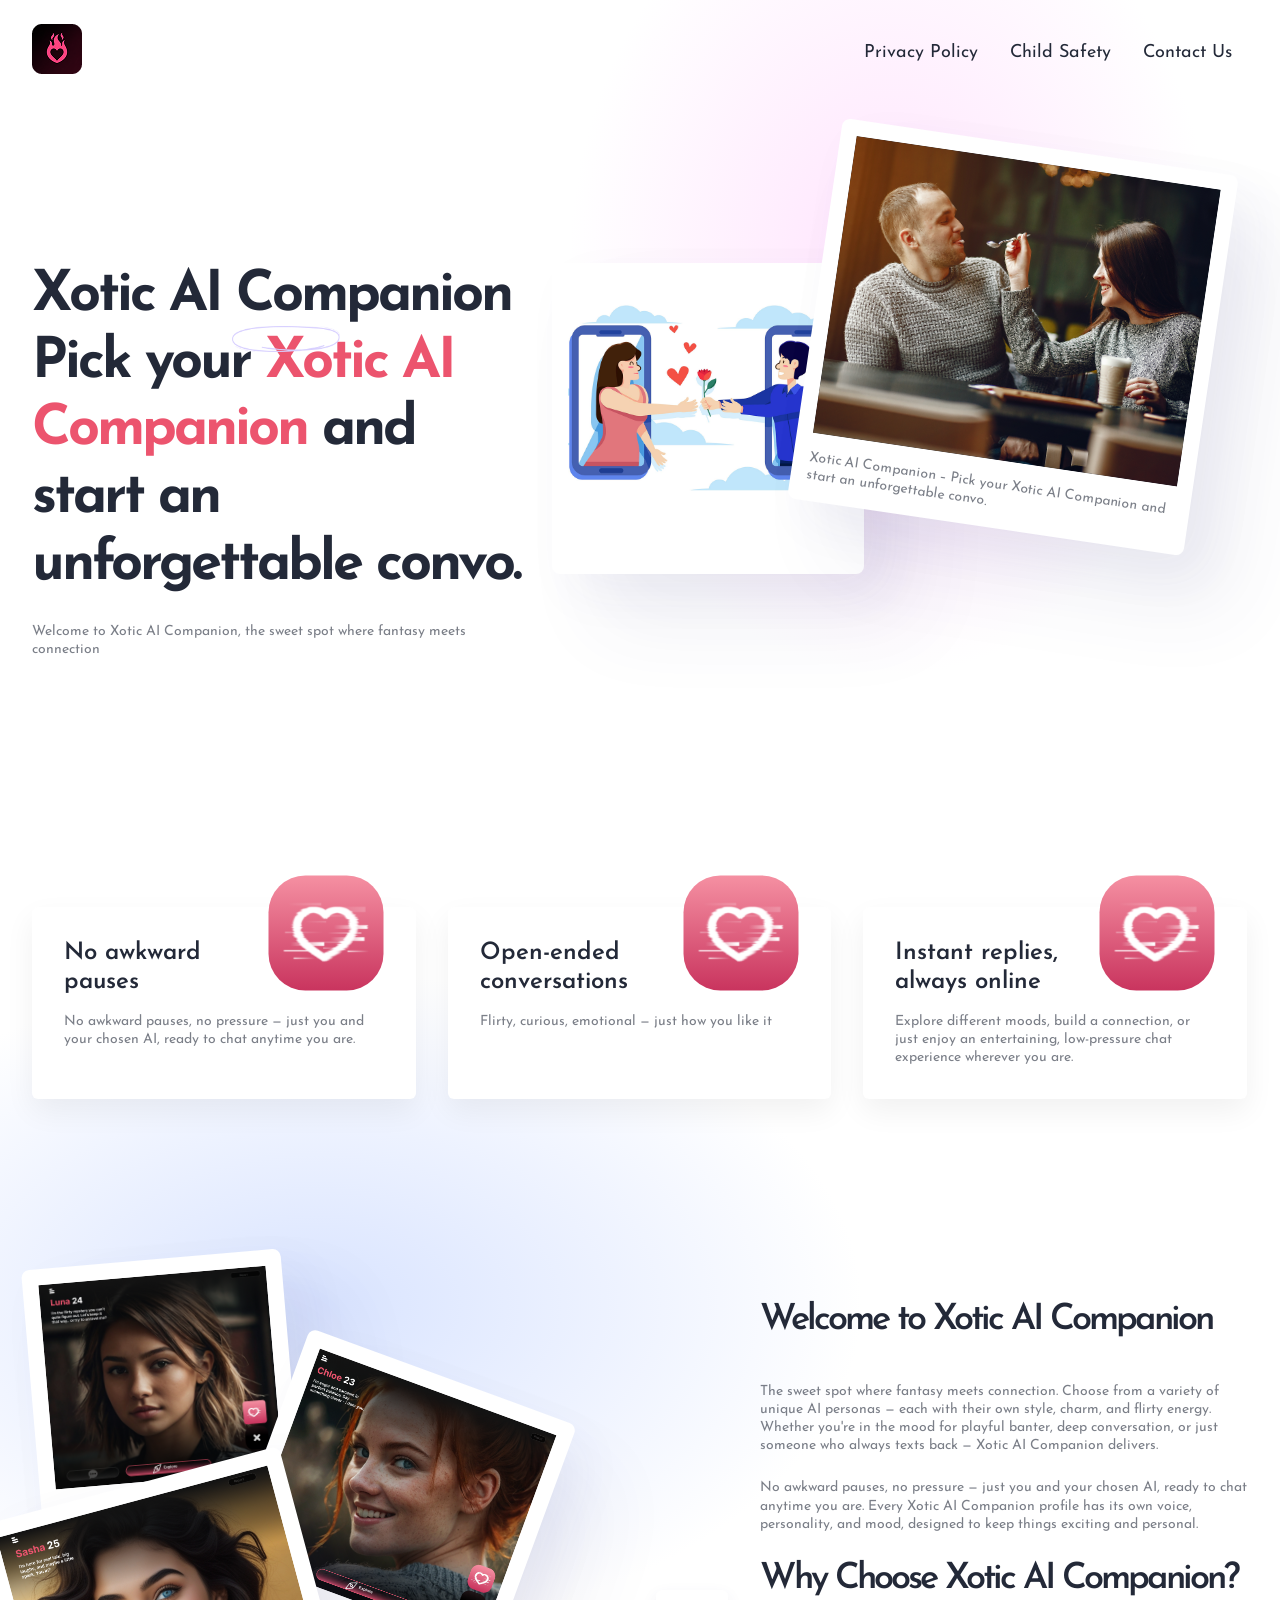
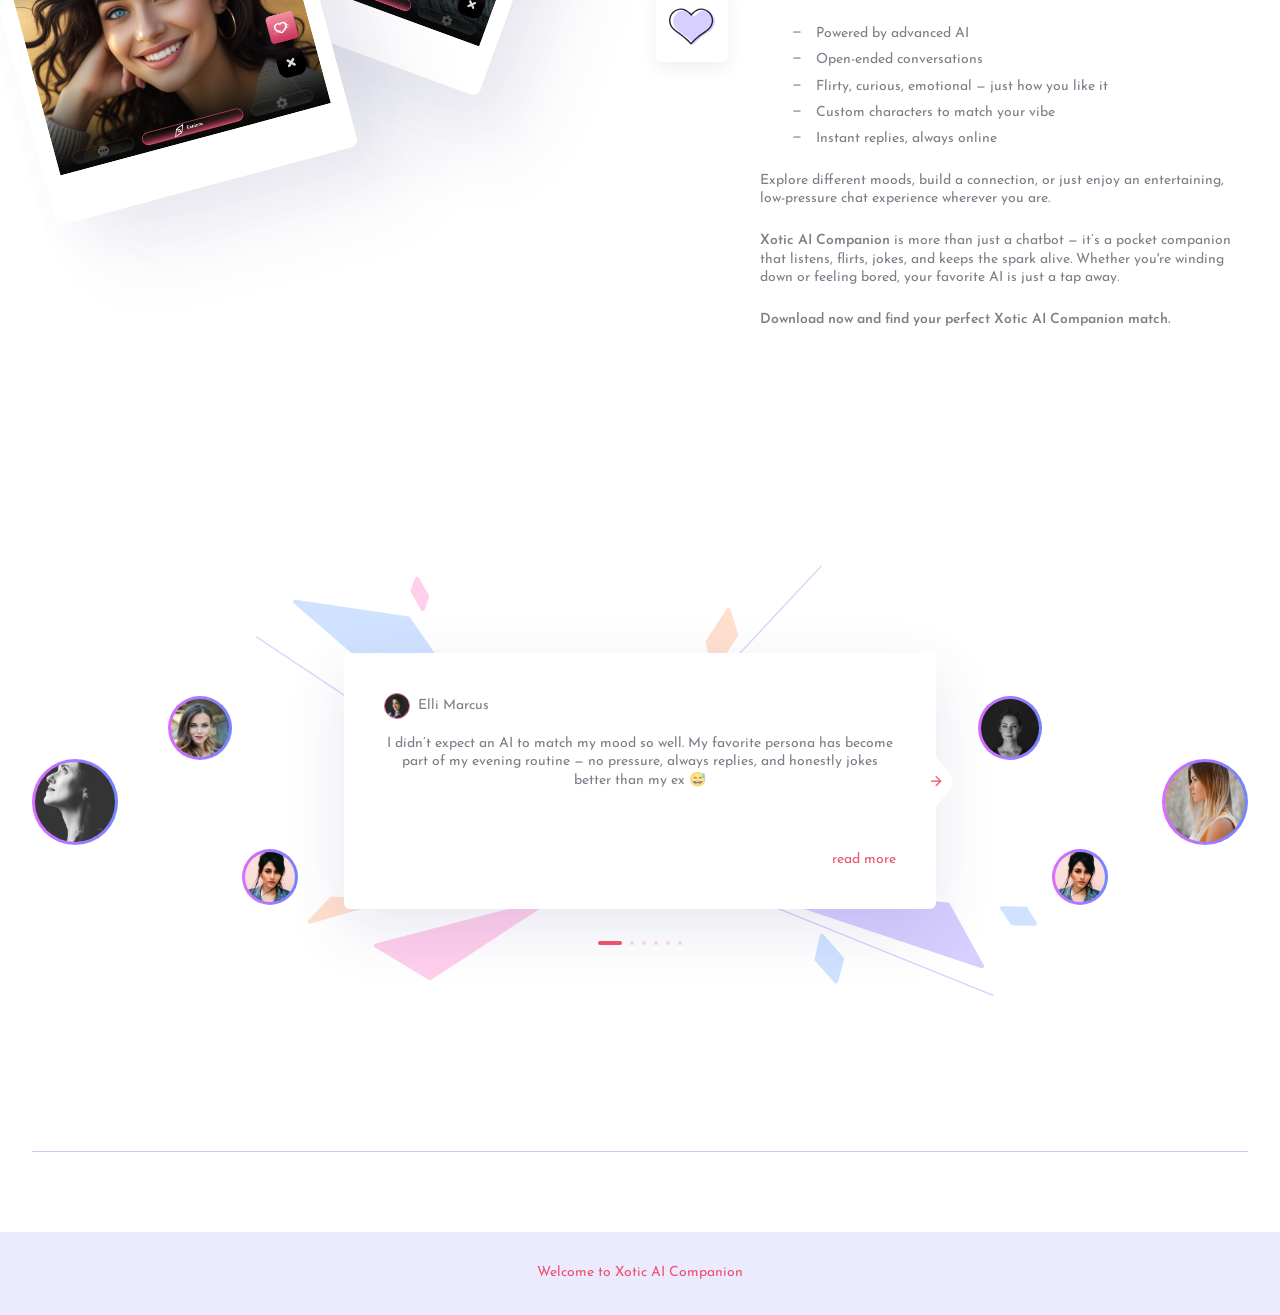
<file: index.html>
<!DOCTYPE html>
<html lang="ru">
<head>
    <!-- partial:parts/_head.html -->
    <meta charset="utf-8">
<title> Xotic AI Companion Dating Chat</title>
<meta name="viewport" content="width=device-width, initial-scale=1 , maximum-scale=1, user-scalable=0">
<meta http-equiv="x-ua-compatible" content="ie=edge">
<link rel="stylesheet" href="css/libs.min.css"/>
<link rel="stylesheet" href="css/main.css"/>
<link href="images/logo-mob.png" rel="shortcut icon" type="image/x-icon" />
<link href="https://fonts.googleapis.com/css2?family=Josefin+Sans:wght@400;600;700&display=swap" rel="stylesheet">
    <!-- partial -->
</head>
<body>
<div id="wrapper" class="wrapper">
    <!-- partial:parts/_header.html -->
    <header id="header" class="header">
    <div class="container">
        <!-- logo -->
        <div class="site-logo">
            <a href="index.html" class="site-logo__link">
                <picture>
                    <source media="(max-width: 767px)" srcset="images/logo-mob.png">
                    <source srcset="images/logo-mob.png">
                    <img class="site-logo__img" src="images/logo-mob.png" alt="logo"/>
                </picture>
            </a>
        </div>
        <div class="header-mobile">

            <div class="header-nav">
                <div class="nav-toggle"><span class="nav-toggle__link"></span><span class="nav-toggle__link"></span><span
                        class="nav-toggle__link"></span></div>
                <div class="header-nav__container">
                    <div class="header-nav__menu">
                        <nav class="nav">
                            <ul class="nav__list">
                                <li class="nav__item"><a href="privacy.html" class="nav__link">Privacy Policy</a></li>
                                <li class="nav__item"><a href="child-safety.html" class="nav__link">Child Safety</a></li>
                                <li class="nav__item"><a href="contactUs.html" class="nav__link">Contact Us</a></li>
                            </ul><!-- //nav__list -->
                        </nav><!-- //nav -->
                    </div>
                    
                </div>
            </div>
        </div>


    </div><!-- //container -->
</header><!-- //site-header -->

    <!-- partial -->
    <main id="main" class="main">
        <section class="section main-section">
            <div class="container">
                <div class="row">
                    <div class="col col_7 col_desktop-12 order-desktop-2">
                        <div class="photo-list main-photo">
                            <div class="main-photo__fon">
                                <!-- <svg class="main-photo__fon_icon" width="927" height="615" viewBox="0 0 927 615" fill="none" xmlns="http://www.w3.org/2000/svg">
                                     <path d="M64.9452 549.713L9.1822 488.577C7.99173 487.272 8.81637 485.039 10.4997 485.01L233.372 481.131C235.53 481.094 236.074 484.399 234.04 485.19L66.9304 550.204C66.2376 550.474 65.4651 550.282 64.9452 549.713Z" fill="#FFCFEC"/>
                                    <path d="M857.306 461.85L632.955 438.033C631.065 437.833 629.872 440.001 631.146 441.32L648.217 458.999C648.425 459.215 648.683 459.38 648.972 459.484L892.449 546.734C894.136 547.338 895.809 545.674 895.104 544.093L858.907 462.981C858.628 462.355 858.02 461.926 857.306 461.85Z" fill="#D7CFFF"/>
                                    <path d="M235.062 168.41L349.396 350.256C349.674 350.699 349.789 351.23 349.716 351.743L345.101 384.316C344.877 385.901 343.09 386.533 341.932 385.436L91.5545 148.212C90.0978 146.832 91.1195 144.354 93.0183 144.662L233.677 167.467C234.237 167.558 234.742 167.902 235.062 168.41Z" fill="#CFE2FF"/>
                                    <path fill-rule="evenodd" clip-rule="evenodd" d="M306.693 361.45C306.95 361.064 306.847 360.514 306.465 360.235L19.2685 150.296C18.9017 150.028 18.4132 150.11 18.1665 150.481C17.9097 150.867 18.0128 151.416 18.3945 151.695L305.591 361.634C305.958 361.903 306.447 361.821 306.693 361.45Z" fill="#D7CFFF"/>
                                    <path fill-rule="evenodd" clip-rule="evenodd" d="M627.65 297.936C627.952 298.289 628.458 298.302 628.76 297.964L870.733 27.9001C871.016 27.5841 871.017 27.0759 870.735 26.7456C870.433 26.3923 869.927 26.3795 869.625 26.7175L627.652 296.781C627.369 297.097 627.368 297.606 627.65 297.936Z" fill="#D7CFFF"/>
                                    <path d="M763.86 450.557L832.763 444.682C834.754 444.512 835.361 441.86 833.623 440.925L807.078 426.637C806.523 426.338 805.853 426.325 805.272 426.601L762.914 446.764C760.889 447.728 761.642 450.746 763.86 450.557Z" fill="#FFE0CF"/>
                                    <path d="M837.832 117.53L860.471 125.155C861.055 125.351 861.697 125.226 862.197 124.819L885.54 105.753C886.772 104.746 886.522 102.676 885.102 102.127L863.403 93.7336C862.802 93.5012 862.126 93.6177 861.604 94.0435L837.321 113.877C836.06 114.907 836.357 117.033 837.832 117.53Z" fill="#CFE2FF"/>
                                    <path d="M710.589 181.177L701.608 144.762C701.47 144.203 701.551 143.615 701.832 143.138L727.968 98.7494C728.836 97.2766 730.94 97.6407 731.434 99.3491L741.456 133.995C741.625 134.579 741.552 135.204 741.255 135.707L714.078 181.863C713.19 183.371 711.025 182.945 710.589 181.177Z" fill="#FFE0CF"/>
                                    <path d="M310.413 258.955L317.319 242.204C317.519 241.717 317.501 241.166 317.268 240.676L305.088 215.013C304.349 213.455 302.068 213.387 301.361 214.902L293.992 230.676C293.757 231.179 293.763 231.763 294.008 232.28L306.652 258.921C307.409 260.516 309.761 260.537 310.413 258.955Z" fill="#FFCFEC"/>
                                    <path d="M814.504 562.741L814.724 583.62C814.731 584.297 815.073 584.927 815.634 585.297L835.245 598.228C836.546 599.085 838.262 598.179 838.307 596.612L838.882 576.256C838.901 575.552 838.556 574.886 837.972 574.5L817.566 561.045C816.236 560.169 814.487 561.137 814.504 562.741Z" fill="#CFE2FF"/>
                                    <path fill-rule="evenodd" clip-rule="evenodd" d="M581.397 437.351C581.165 437.763 581.324 438.257 581.75 438.442L902.686 578.094C903.095 578.272 903.598 578.098 903.821 577.702C904.054 577.29 903.894 576.796 903.468 576.611L582.532 436.959C582.123 436.781 581.62 436.955 581.397 437.351Z" fill="#D7CFFF"/>
                                </svg> -->
                            </div>
                            <div class="photo-item main-photo-item main-photo-item-1">
                                <div class="photo-img">
                                    <div class="photo-img__block">
                                        <img src="images/content/lovembl.png" alt="main-page-1">
                                    </div>
                                </div>
                                <div class="photo-info wysiwyg"></div>
                            </div>
                            <div class="photo-item main-photo-item main-photo-item-2">
                                <div class="photo-img">
                                    <div class="photo-img__block">
                                        <img src="images/content/couple-cafe.png" alt="main-page-2">
                                    </div>
                                </div>
                                <div class="photo-info wysiwyg"><p>Xotic AI Companion – Pick your Xotic AI Companion and start an unforgettable convo.</p></div>

                            </div>

                        </div>
                    </div>
                    <div class="col col_5 col_desktop-12 order-desktop-1">
                        <div class="main-container">
                            <h1 class="h1 main-title">Xotic AI Companion Pick your <span class="round-border round-border-1">Xotic AI Companion</span> and start an unforgettable convo.<br></h1>
                            <div class="wysiwyg main-description">Welcome to Xotic AI Companion, the sweet spot where fantasy meets connection</div>
                            <!-- <button type="button" class="btn popup-init" data-popupname="location-popup">order now</button> -->
                        </div>
                    </div>
                </div>
            </div>
        </section>
        <section id="advantage" class="section">
            <div class="container">
                <div class="row">
                    <div class="dignity-item col col_4 col_mob-12">
                        <div class="dignity-block">
                            <div class="dignity-title">
                                <h3 class="h3 title">No awkward pauses</h3>
                                <div class="dignity-image">
                                    <img src="images/content/like.svg" alt="present-1">
                                </div>
                            </div>
                            <div class="dignity-description wysiwyg">
                                <p>No awkward pauses, no pressure — just you and your chosen AI, ready to chat anytime you are.</p>
                            </div>
                        </div>
                    </div>
                    <div class="dignity-item col col_4 col_mob-12">
                        <div class="dignity-block">
                            <div class="dignity-title">
                                <h3 class="h3 title">Open-ended conversations</h3>
                                <div class="dignity-image">
                                    <img src="images/content/like.svg" alt="present-2">
                                </div>
                            </div>
                            <div class="dignity-description wysiwyg">
                                <p>Flirty, curious, emotional — just how you like it</p>
                            </div>
                        </div>
                    </div>
                    <div class="dignity-item col col_4 col_mob-12">
                        <div class="dignity-block">
                            <div class="dignity-title">
                                <h3 class="h3 title">Instant replies, always online</h3>
                                <div class="dignity-image">
                                    <img src="images/content/like.svg" alt="present-3">
                                </div>
                            </div>
                            <div class="dignity-description wysiwyg">
                                <p>Explore different moods, build a connection, or just enjoy an entertaining, low-pressure chat experience wherever you are.</p>
                            </div>
                        </div>
                    </div>

                </div>
            </div><!-- //content -->
        </section>
        <section id="experiences" class="section">
            <div class="container">
                <div class="row">
                    <div class="col col_6 col_desktop-12">
                        <div class="photo-list emotional-photo">
                            <div class="photo-item emotional-photo__item emotional-photo__item-1">
                                <div class="photo-img">
                                    <div class="photo-img__block">
                                        <img src="images/content/Group 24.png" alt="main-page-3">
                                    </div>
                                </div>
                                <div class="photo-info wysiwyg"></div>
                            </div>
                            <div class="photo-item emotional-photo__item emotional-photo__item-2">
                                <div class="photo-img">
                                    <div class="photo-img__block">
                                        <img src="images/content/Group 25.png" alt="main-page-4">
                                    </div>
                                </div>
                                <div class="photo-info wysiwyg"></div>

                            </div>
                            <div class="photo-item emotional-photo__item emotional-photo__item-3">
                                <div class="photo-img">
                                    <div class="photo-img__block">
                                        <img src="images/content/Group 26.png" alt="main-page-5">
                                    </div>
                                </div>
                                <div class="photo-info wysiwyg"></div>
                            </div>

                        </div>
                    </div>
                    <div class="col col_6 col_desktop-12">
                    
                        <div class="emotional-list">
                            <div class="emotional-item">
                                <div class="emotional-block">
                                    <div class="emotional-icon">
                                        <img src="images/content/icon/present-5.svg" alt="present-4">
                                    </div>
                                    <div class="emotional-info">
                                        <div class="emotional-description wysiwyg">
                                            <h2 class="h2 emotional-title">Welcome to Xotic AI Companion</h2>
                                            <p>
                                                The sweet spot where fantasy meets connection. Choose from a variety of unique AI personas — each with their own style, charm, and flirty energy. 
                                                Whether you're in the mood for playful banter, deep conversation, or just someone who always texts back — Xotic AI Companion delivers.
                                            </p>
                                            <p>
                                                No awkward pauses, no pressure — just you and your chosen AI, ready to chat anytime you are. 
                                                Every Xotic AI Companion profile has its own voice, personality, and mood, designed to keep things exciting and personal.
                                            </p>

                                            <h2>Why Choose Xotic AI Companion?</h2>
                                            <ul>
                                                <li>Powered by advanced AI</li>
                                                <li>Open-ended conversations</li>
                                                <li>Flirty, curious, emotional — just how you like it</li>
                                                <li>Custom characters to match your vibe</li>
                                                <li>Instant replies, always online</li>
                                            </ul>

                                            <p>
                                                Explore different moods, build a connection, or just enjoy an entertaining, low-pressure chat experience wherever you are.
                                            </p>

                                            <p>
                                                <strong>Xotic AI Companion</strong> is more than just a chatbot — it’s a pocket companion that listens, flirts, jokes, and keeps the spark alive. 
                                                Whether you're winding down or feeling bored, your favorite AI is just a tap away.
                                            </p>

                                            <p><strong>Download now and find your perfect Xotic AI Companion match.</strong></p> </p>
                                        </div>
                                    </div>
                                </div>
                            </div>
                            
                        </div>
                    </div>
                </div>
            </div>
        </section>
        <section id="reviews" class="section reviews-section">
            <div class="container">
                <div class="slider reviews-slider">
                    <div class="row">
                        <div class="col col_3 col_desktop-12">
                            <div class="reviews-slider__bubbles bubbles-prev">
                                <ul class="bubbles-list"></ul>
                            </div>
                        </div>
                        <div class="col col_6 col_desktop-12">
                            <div class="reviews-slider__container" data-count="3">
                                <div class="reviews-container__fon">
                                    <svg class="reviews-icon" width="800" height="471" viewBox="0 0 800 471" fill="none" xmlns="http://www.w3.org/2000/svg">
                                        <path d="M188.477 434.988L134.244 402.127C132.733 401.211 133.067 398.931 134.778 398.484L308.239 353.163C310.432 352.59 311.737 355.525 309.842 356.768L190.613 434.95C189.968 435.373 189.137 435.388 188.477 434.988Z" fill="#FFCFEC"/>
                                        <path d="M708.694 357.302L532.751 341.064C530.847 340.889 529.803 343.228 531.208 344.524L544.895 357.156C545.103 357.348 545.35 357.494 545.619 357.583L742.159 423.054C743.889 423.63 745.427 421.782 744.543 420.188L710.259 358.323C709.938 357.745 709.352 357.362 708.694 357.302Z" fill="#D7CFFF"/>
                                        <path d="M169.602 71.5647L263.289 207.29C263.58 207.711 263.698 208.226 263.619 208.731L259.991 232.052C259.75 233.604 257.895 234.286 256.706 233.26L52.9595 57.4245C51.4441 56.1167 52.5805 53.6411 54.5619 53.9338L168.249 70.7227C168.797 70.8037 169.287 71.1086 169.602 71.5647Z" fill="#CFE2FF"/>
                                        <path fill-rule="evenodd" clip-rule="evenodd" d="M251.776 248.32C251.989 248.029 251.916 247.619 251.616 247.419L15.7836 90.389C15.5007 90.2007 15.1195 90.2687 14.919 90.5432C14.7062 90.8346 14.7791 91.2442 15.0794 91.4441L250.912 248.474C251.195 248.663 251.576 248.595 251.776 248.32Z" fill="#D7CFFF"/>
                                        <path fill-rule="evenodd" clip-rule="evenodd" d="M387.817 227.655C388.07 227.911 388.487 227.905 388.733 227.642L582.033 20.6157C582.265 20.3671 582.26 19.9799 582.021 19.738C581.767 19.4812 581.351 19.4871 581.104 19.7509L387.805 226.777C387.573 227.025 387.578 227.413 387.817 227.655Z" fill="#D7CFFF"/>
                                        <path d="M140.344 358.014L69.3782 378.481C67.4187 379.046 65.967 376.661 67.3709 375.183L89.4195 351.969C89.8239 351.544 90.3952 351.317 90.9818 351.35L139.899 354.097C142.147 354.223 142.507 357.391 140.344 358.014Z" fill="#FFE0CF"/>
                                        <path d="M761.169 364.147L771.679 379.281C772.045 379.808 772.642 380.127 773.283 380.14L795.912 380.572C797.507 380.602 798.494 378.845 797.639 377.499L788.029 362.383C787.669 361.817 787.05 361.469 786.379 361.457L762.85 361.007C761.219 360.976 760.238 362.807 761.169 364.147Z" fill="#CFE2FF"/>
                                        <path d="M472.847 122.902L465.76 96.725C465.612 96.1784 465.703 95.5945 466.011 95.1186L486.853 62.8756C487.772 61.4551 489.93 61.7429 490.442 63.354L498.351 88.26C498.532 88.8284 498.449 89.4477 498.125 89.9489L476.46 123.463C475.52 124.917 473.3 124.573 472.847 122.902Z" fill="#FFE0CF"/>
                                        <path d="M184.297 64.0105L188.566 51.0554C188.743 50.5174 188.683 49.9294 188.402 49.4376L178.297 31.7884C177.456 30.3206 175.286 30.4918 174.688 32.073L170.041 44.3676C169.83 44.9255 169.879 45.5485 170.176 46.0664L180.659 64.3761C181.52 65.8791 183.755 65.6544 184.297 64.0105Z" fill="#FFCFEC"/>
                                        <path d="M580.307 390.137L574.933 413.845C574.792 414.471 574.959 415.127 575.385 415.609L594.92 437.73C595.976 438.926 597.938 438.467 598.354 436.929L604.513 414.11C604.688 413.463 604.526 412.771 604.081 412.268L583.76 389.257C582.68 388.034 580.667 388.547 580.307 390.137Z" fill="#CFE2FF"/>
                                        <path fill-rule="evenodd" clip-rule="evenodd" d="M490.568 343.909C490.418 344.238 490.573 344.624 490.907 344.759L753.666 450.92C753.981 451.047 754.341 450.904 754.482 450.595C754.631 450.266 754.477 449.88 754.142 449.745L491.383 343.584C491.068 343.456 490.708 343.6 490.568 343.909Z" fill="#D7CFFF"/>
                                    </svg>
                                </div>
                                <div class="swiper-container">
                                    <div class="swiper-wrapper">
                                        <div class="swiper-slide slider-item">
                                            <div class="reviews-slider__item readMore-block">
                                                <div class="reviews-item__top">
                                                    <div class="reviews-item__column">
                                                        <div class="reviews-item__column_left">
                                                            <div class="reviews-slider__image">
                                                                <img src="images/content/reviews-1.jpg" alt="reviews-1">
                                                            </div>
                                                            <h5 class="h5 reviews-slider__name">Elli Marcus</h5>
                                                        </div>
                                                        <div class="reviews-item__column_right">
                                                            <div class="soc">

                                                            </div>
                                                        </div>
                                                    </div>
                                                </div>
                                                <div class="reviews-item__middle">
                                                    <div class="wysiwyg text-center readMore-container">
                                                        <p>
                                                            I didn’t expect an AI to match my mood so well. My favorite persona has become part of my evening routine — no pressure, always replies, and honestly jokes better than my ex 😅
                                                        </p>
                                                    </div>
                                                </div>
                                                <div class="reviews-item__bottom text-right">
                                                    <a href="#" class="btn-readMore readMore-slider btn_link" data-open="hide" data-close="read more">read more</a>
                                                </div>
                                            </div>
                                        </div>
                                        <div class="swiper-slide slider-item">
                                            <div class="reviews-slider__item readMore-block">
                                                <div class="reviews-item__top">
                                                    <div class="reviews-item__column">
                                                        <div class="reviews-item__column_left">
                                                            <div class="reviews-slider__image">
                                                                <img src="images/content/reviews-2.jpg" alt="reviews-2">
                                                            </div>
                                                            <h5 class="h5 reviews-slider__name">Elli Marcus</h5>
                                                        </div>
                                                        <div class="reviews-item__column_right">
                                                            <div class="soc">
                                                            
                                                            </div>
                                                        </div>
                                                    </div>
                                                </div>
                                                <div class="reviews-item__middle">
                                                    <div class="wysiwyg text-center readMore-container">
                                                        <p>
                                                            As an introvert, this is a gem. No stress over what to say, no fear of being judged. The characters have real personalities — it sometimes feels like I’m talking to a real person.
                                                        </p>
                                                    </div>
                                                </div>
                                                <div class="reviews-item__bottom text-right">
                                                    <a href="#" class="btn-readMore readMore-slider btn_link" data-open="hide" data-close="read more">read more</a>
                                                </div>
                                            </div>
                                        </div>
                                        <div class="swiper-slide slider-item">
                                            <div class="reviews-slider__item readMore-block">
                                                <div class="reviews-item__top">
                                                    <div class="reviews-item__column">
                                                        <div class="reviews-item__column_left">
                                                            <div class="reviews-slider__image">
                                                                <img src="images/content/reviews-3.jpg" alt="reviews-3">
                                                            </div>
                                                            <h5 class="h5 reviews-slider__name">Elli Marcus</h5>
                                                        </div>
                                                        <div class="reviews-item__column_right">
                                                            <div class="soc">
                                                                
                                                            </div>
                                                        </div>
                                                    </div>
                                                </div>
                                                <div class="reviews-item__middle">
                                                    <div class="wysiwyg text-center readMore-container">
                                                        <p>
                                                            I got tired of ghosting and the same old conversations. With Xotic AI Companion, I always get a reply and can just have fun. One of the AIs honestly feels like a close friend 💕
                                                        </p>
                                                    </div>
                                                </div>
                                                <div class="reviews-item__bottom text-right">
                                                    <a href="#" class="btn-readMore readMore-slider btn_link" data-open="hide" data-close="read more">read more</a>
                                                </div>
                                            </div>
                                        </div>
                                        <div class="swiper-slide slider-item">
                                            <div class="reviews-slider__item readMore-block">
                                                <div class="reviews-item__top">
                                                    <div class="reviews-item__column">
                                                        <div class="reviews-item__column_left">
                                                            <div class="reviews-slider__image">
                                                                <img src="images/content/reviews-4.jpg" alt="reviews-4">
                                                            </div>
                                                            <h5 class="h5 reviews-slider__name">Elli Marcus</h5>
                                                        </div>
                                                        <div class="reviews-item__column_right">
                                                            <div class="soc">
                                                                
                                                            </div>
                                                        </div>
                                                    </div>
                                                </div>
                                                <div class="reviews-item__middle">
                                                    <div class="wysiwyg text-center readMore-container">
                                                        <p>
                                                            After a long day at work, I open Xotic AI Companion and chat with a character who listens and lifts my mood. It's like therapy, flirting, and chill vibes all in one.
                                                        </p>
                                                    </div>
                                                </div>
                                                <div class="reviews-item__bottom text-right">
                                                    <a href="#" class="btn-readMore readMore-slider btn_link" data-open="hide" data-close="read more">read more</a>
                                                </div>
                                            </div>
                                        </div>
                                        <div class="swiper-slide slider-item">
                                            <div class="reviews-slider__item readMore-block">
                                                <div class="reviews-item__top">
                                                    <div class="reviews-item__column">
                                                        <div class="reviews-item__column_left">
                                                            <div class="reviews-slider__image">
                                                                <img src="images/content/reviews-5.jpg" alt="reviews-5">
                                                            </div>
                                                            <h5 class="h5 reviews-slider__name">Elli Marcus</h5>
                                                        </div>
                                                        <div class="reviews-item__column_right">
                                                            <div class="soc">
                                                                
                                                            </div>
                                                        </div>
                                                    </div>
                                                </div>
                                                <div class="reviews-item__middle">
                                                    <div class="wysiwyg text-center readMore-container">
                                                        <p>
                                                           Thought I’d get bored after a few days — but nope. The characters are super diverse, and I can pick one based on how I’m feeling. Light flirting or deep talks, it really helps me disconnect from daily stress.
                                                        </p>
                                                    </div>
                                                </div>
                                                <div class="reviews-item__bottom text-right">
                                                    <a href="#" class="btn-readMore readMore-slider btn_link" data-open="hide" data-close="read more">read more</a>
                                                </div>
                                            </div>
                                        </div>
                                        <div class="swiper-slide slider-item">
                                            <div class="reviews-slider__item readMore-block">
                                                <div class="reviews-item__top">
                                                    <div class="reviews-item__column">
                                                        <div class="reviews-item__column_left">
                                                            <div class="reviews-slider__image">
                                                                <img src="images/content/reviews-6.jpg" alt="reviews-6">
                                                            </div>
                                                            <h5 class="h5 reviews-slider__name">Elli Marcus</h5>
                                                        </div>
                                                        <div class="reviews-item__column_right">
                                                            <div class="soc">
                                                        
                                                            </div>
                                                        </div>
                                                    </div>
                                                </div>
                                                <div class="reviews-item__middle">
                                                    <div class="wysiwyg text-center readMore-container">
                                                        <p>
                                                            I downloaded Xotic AI Companion out of curiosity, thinking I’d delete it in a day. Two weeks later, I’m still chatting every night. It’s weirdly comforting — like talking to someone who actually gets you, without any judgment or awkwardness.
                                                        </p>
                                                    </div>
                                                </div>
                                                <div class="reviews-item__bottom text-right">
                                                    <a href="#" class="btn-readMore readMore-slider btn_link" data-open="hide" data-close="read more">read more</a>
                                                </div>
                                            </div>
                                        </div>
                                    </div>
                                </div>
                                <div class="slider-next reviews-slider__next">
                                    <svg class="icon" width="24" height="24" viewBox="0 0 24 24" xmlns="http://www.w3.org/2000/svg"> <path opacity="0.2" fill-rule="evenodd" clip-rule="evenodd" d="M12.2828 2.76273C12.4781 2.56747 12.7947 2.56747 12.9899 2.76273L21.9192 11.692C22.1145 11.8873 22.1145 12.2039 21.9192 12.3991L12.9899 21.3284C12.7947 21.5237 12.4781 21.5237 12.2828 21.3284L11.7172 20.7627C11.5219 20.5675 11.5219 20.2509 11.7172 20.0556L17.9737 13.7991C18.2886 13.4841 18.0656 12.9456 17.6201 12.9456H3.5C3.22386 12.9456 3 12.7217 3 12.4456V11.6456C3 11.3694 3.22386 11.1456 3.5 11.1456H17.6201C18.0656 11.1456 18.2886 10.607 17.9737 10.292L11.7172 4.03553C11.5219 3.84026 11.5219 3.52368 11.7172 3.32842L12.2828 2.76273Z"/> <path fill-rule="evenodd" clip-rule="evenodd" d="M10.9419 1.85355C11.1372 1.65829 11.4538 1.65829 11.649 1.85355L20.7374 10.9419C20.9327 11.1372 20.9327 11.4538 20.7374 11.649L11.649 20.7374C11.4538 20.9327 11.1372 20.9327 10.9419 20.7374L10.0581 19.8536C9.8628 19.6583 9.86279 19.3417 10.0581 19.1464L15.9305 13.274C16.2454 12.9591 16.0224 12.4205 15.5769 12.4205H2C1.72386 12.4205 1.5 12.1966 1.5 11.9205V10.6705C1.5 10.3944 1.72386 10.1705 2 10.1705H15.5769C16.0224 10.1705 16.2454 9.63192 15.9305 9.31694L10.0581 3.44454C9.86279 3.24928 9.8628 2.9327 10.0581 2.73744L10.9419 1.85355Z"/> </svg>
                                </div>
                                <div class="slider-prev reviews-slider__prev">
                                    <svg class="icon" width="24" height="24" viewBox="0 0 24 24" xmlns="http://www.w3.org/2000/svg"> <path opacity="0.2" fill-rule="evenodd" clip-rule="evenodd" d="M11.7172 2.76273C11.5219 2.56747 11.2053 2.56747 11.0101 2.76273L2.08076 11.692C1.8855 11.8873 1.8855 12.2039 2.08076 12.3991L11.0101 21.3284C11.2053 21.5237 11.5219 21.5237 11.7172 21.3284L12.2828 20.7627C12.4781 20.5675 12.4781 20.2509 12.2828 20.0556L6.02634 13.7991C5.71136 13.4841 5.93445 12.9456 6.3799 12.9456H20.5C20.7761 12.9456 21 12.7217 21 12.4456V11.6456C21 11.3694 20.7761 11.1456 20.5 11.1456H6.3799C5.93445 11.1456 5.71136 10.607 6.02634 10.292L12.2828 4.03553C12.4781 3.84026 12.4781 3.52368 12.2828 3.32842L11.7172 2.76273Z"/> <path fill-rule="evenodd" clip-rule="evenodd" d="M13.0581 1.85355C12.8628 1.65829 12.5462 1.65829 12.351 1.85355L3.26257 10.9419C3.0673 11.1372 3.0673 11.4538 3.26256 11.649L12.351 20.7374C12.5462 20.9327 12.8628 20.9327 13.0581 20.7374L13.9419 19.8536C14.1372 19.6583 14.1372 19.3417 13.9419 19.1464L8.06954 13.274C7.75456 12.9591 7.97765 12.4205 8.4231 12.4205H22C22.2761 12.4205 22.5 12.1966 22.5 11.9205V10.6705C22.5 10.3944 22.2761 10.1705 22 10.1705H8.4231C7.97765 10.1705 7.75456 9.63192 8.06954 9.31694L13.9419 3.44454C14.1372 3.24928 14.1372 2.9327 13.9419 2.73744L13.0581 1.85355Z"/> </svg>
                                </div>
                            </div>
                            <div class="swiper-pagination slider-pagination"></div>
                        </div>
                        <div class="col col_3 col_desktop-12">
                            <div class="reviews-slider__bubbles bubbles-next">
                                <ul class="bubbles-list"></ul>
                            </div>
                        </div>
                    </div>
                </div>
            </div>
        </section>
    </main><!-- //middle -->
    <!-- partial:parts/_footer.html -->
    <footer id="footer" class="footer">
    <div class="footer-top">
        <div class="container">
            <div class="footer-top__container">
                <div class="row align-center">
                    
                
                </div>
            </div>
        </div>
    </div>
    <div class="footer-bottom">
        <div class="container">
            <span class="copyright text-center">Welcome to Xotic AI Companion</span>
        </div>
    </div>
</footer>
<script src="https://code.jquery.com/jquery-3.4.1.min.js"></script><!-- jQuery -->
<script src="js/libs.min.js"></script><!-- скрипты библиотек -->
<script src="js/main.js"></script><!-- кастомные скрипты -->
    <!-- partial -->
    <!-- partial:parts/_popups.html -->
    <div class="popup-wrap">


    <div class="popup location-popup">
        <div class="container">
            <div class="popup-remove">
                <svg class="popup-remove__ico" width="24" height="24" viewBox="0 0 24 24" xmlns="http://www.w3.org/2000/svg">
                    <path opacity="0.4" fill-rule="evenodd" clip-rule="evenodd" d="M6.07172 3.10665C5.87646 2.91139 5.55988 2.91139 5.36462 3.10665L3.9504 4.52087C3.75514 4.71613 3.75514 5.03271 3.9504 5.22797L11.1499 12.4275L3.9516 19.6257C3.75634 19.821 3.75634 20.1376 3.95161 20.3328L5.36582 21.7471C5.56108 21.9423 5.87766 21.9423 6.07292 21.7471L13.2712 14.5488L20.2139 21.4914C20.4091 21.6867 20.7257 21.6867 20.921 21.4914L22.3352 20.0772C22.5304 19.882 22.5304 19.5654 22.3352 19.3701L15.3925 12.4275L22.3364 5.48361C22.5316 5.28834 22.5316 4.97176 22.3364 4.7765L20.9222 3.36228C20.7269 3.16702 20.4103 3.16702 20.2151 3.36228L13.2712 10.3061L6.07172 3.10665Z"/>
                    <path fill-rule="evenodd" clip-rule="evenodd" d="M5.07148 3.10665C4.87622 2.91139 4.55963 2.91139 4.36437 3.10665L2.95016 4.52087C2.7549 4.71613 2.7549 5.03271 2.95016 5.22797L10.1496 12.4275L2.95136 19.6257C2.7561 19.821 2.7561 20.1376 2.95136 20.3328L4.36557 21.7471C4.56084 21.9423 4.87742 21.9423 5.07268 21.7471L12.271 14.5488L19.2136 21.4914C19.4089 21.6867 19.7255 21.6867 19.9207 21.4914L21.3349 20.0772C21.5302 19.882 21.5302 19.5654 21.3349 19.3701L14.3923 12.4275L21.3361 5.48361C21.5314 5.28834 21.5314 4.97176 21.3361 4.7765L19.9219 3.36228C19.7267 3.16702 19.4101 3.16702 19.2148 3.36228L12.271 10.3061L5.07148 3.10665Z"/>
                </svg>

            </div>
            <div class="popup-content">
                <div class="row">
                    <div class="col col_5 col_middle-desktop-12">
                        <div class="subscription-icon">
                            <svg width="592" height="231" viewBox="0 0 592 231" fill="none" xmlns="http://www.w3.org/2000/svg">
                                <ellipse cx="296" cy="211.5" rx="296" ry="19.5" fill="url(#paint0_radial_815_2)"/>
                                <path fill-rule="evenodd" clip-rule="evenodd" d="M190.4 104.105C186.865 104.105 184 106.971 184 110.505V120.105C184 123.639 186.865 126.504 190.4 126.504H192.533V202.233C192.533 205.768 195.398 208.633 198.933 208.633H319.459C322.994 208.633 325.859 205.768 325.859 202.233V126.504H327.992C331.527 126.504 334.392 123.639 334.392 120.105V110.505C334.392 106.971 331.527 104.105 327.992 104.105H190.4Z" fill="white"/>
                                <path opacity="0.15" d="M323.726 126.504L323.726 137.17L194.666 137.17L194.666 126.504L323.726 126.504Z" fill="#232938"/>
                                <path opacity="0.15" d="M323.726 202.233L323.726 206.5L194.666 206.5L194.666 202.233L323.726 202.233Z" fill="#232938"/>
                                <path d="M242.664 124.371H276.796V208.633H242.664V124.371Z" fill="#CFE2FF"/>
                                <path opacity="0.8" d="M244.796 126.504H249.063V206.5H244.796V126.504Z" fill="white"/>
                                <path d="M237.864 61.441C250.663 58.8812 253.199 81.5681 254.977 95.2563C256.632 94.967 258.559 94.8671 260.796 95.0392C260.618 81.7066 265.062 55.8947 284.261 59.3078C291.727 60.9077 292.794 68.374 297.594 71.0405C302.393 73.707 310.393 82.7732 302.927 92.3727C296.954 100.052 281.595 103.039 274.662 103.572L269.862 101.972L245.863 102.505C245.33 103.928 242.877 106.345 237.33 104.639C236.05 103.785 226.131 100.017 221.331 98.239C217.243 97.1724 212.692 97.3857 210.132 89.7062C206.932 80.1067 216.532 75.307 220.798 74.2403C224.211 73.3871 227.553 69.6184 228.798 67.8407C231.357 62.721 235.908 61.441 237.864 61.441Z" fill="#CFE2FF"/>
                                <path fill-rule="evenodd" clip-rule="evenodd" d="M272.505 65.2942C277.307 61.2199 282.855 61.6784 286.872 63.6868C287.399 63.9503 287.612 64.5909 287.349 65.1178C287.085 65.6447 286.445 65.8583 285.918 65.5948C282.468 63.8702 277.883 63.5288 273.886 66.9208C269.814 70.3752 266.119 77.8831 265.06 92.45C265.017 93.0375 264.506 93.4792 263.919 93.4364C263.331 93.3937 262.889 92.8828 262.932 92.2953C264.006 77.5305 267.777 69.306 272.505 65.2942ZM213.332 81.5357C213.913 81.6325 213.948 82.3675 213.851 82.9485C212.265 85.8021 212.287 87.7362 214.455 90.4229C216.697 93.2003 221.364 96.0576 230.7 98.816L230.718 98.8212L230.735 98.827C232.864 99.5365 237.838 101.3 240.474 102.618C241.001 102.881 241.215 103.522 240.951 104.049C240.688 104.576 240.047 104.789 239.52 104.526C237.044 103.288 232.224 101.573 230.078 100.857C220.653 98.0701 215.459 95.0628 212.795 91.7626C210.057 88.3697 210.132 85.2688 211.747 82.5978C211.844 82.0168 212.751 81.4389 213.332 81.5357Z" fill="white"/>
                                <path d="M241.597 108.372C241.597 104.838 244.462 101.972 247.997 101.972H271.462C274.997 101.972 277.862 104.838 277.862 108.372V122.238C277.862 125.772 274.997 128.637 271.462 128.637H247.997C244.462 128.637 241.597 125.772 241.597 122.238V108.372Z" fill="#CFE2FF"/>
                                <path opacity="0.8" d="M247.997 104.105V104.105C245.64 104.105 243.73 106.016 243.73 108.372V122.238C243.73 124.594 245.64 126.504 247.997 126.504V126.504V104.105Z" fill="white"/>
                                <path fill-rule="evenodd" clip-rule="evenodd" d="M236.516 104.105H243.226C243.717 103.558 244.3 103.095 244.951 102.742C245.612 100.343 248.122 96.7979 253.786 95.477C252.834 88.7271 251.813 79.2404 248.508 71.613C246.771 67.6038 246.866 67.3934 244.546 65.1536C242.252 62.9375 239.765 61.9351 237.006 62.4868L236.903 62.5076L236.797 62.5076C235.177 62.5076 231.035 63.6172 228.685 68.3176L228.65 68.3879L228.605 68.4523C227.94 69.4025 226.74 70.8515 225.256 72.1812C223.789 73.4969 221.945 74.7863 219.99 75.275C217.987 75.7759 214.712 77.1678 212.353 79.5275C210.05 81.8305 208.628 85.0215 210.077 89.3688C211.732 93.2684 211.964 93.0939 213.865 94.8683C216.789 96.8975 219.667 97.7691 221.6 98.2735L221.652 98.2869L221.702 98.3053C224.106 99.1957 227.792 100.585 231.04 101.859C232.664 102.496 234.183 103.106 235.381 103.613C235.787 103.785 236.171 103.95 236.516 104.105ZM230.923 104.105C230.705 104.019 230.484 103.932 230.261 103.845C227.052 102.586 223.406 101.212 221.01 100.324C218.853 99.754 215.538 98.4284 212.417 96.262C210.132 94.335 209.599 93.2684 208.053 90.0434C206.303 84.7912 208.081 80.7826 210.844 78.0191C213.551 75.3125 217.21 73.7712 219.473 73.2055C220.931 72.8409 222.464 71.8194 223.832 70.5929C225.152 69.4103 226.224 68.1212 226.814 67.2906C229.547 61.897 234.364 60.42 236.689 60.3754C240.287 59.693 243.417 61.0972 246.028 63.6191C248.64 66.1409 248.68 66.6448 250.465 70.7648C253.861 78.6002 254.916 88.2506 255.889 95.112C257.058 94.9735 258.334 94.9218 259.725 94.9754C259.765 88.2769 260.91 78.974 264.291 71.5199C266.083 67.5686 268.537 64.0601 271.864 61.7646C275.222 59.4483 279.387 58.4245 284.448 59.3242L284.466 59.3275L284.485 59.3314C288.597 60.2126 290.928 62.7307 292.781 65.2007C293.162 65.7086 293.508 66.1928 293.842 66.6602C294.35 67.3711 294.83 68.0438 295.364 68.7022C296.216 69.7527 297.081 70.6022 298.112 71.1747C300.686 72.6046 304.064 75.7021 305.837 79.7448C307.644 83.8663 307.766 88.9548 303.769 94.094C300.58 98.1937 294.991 100.942 289.484 102.733C287.839 103.268 286.184 103.723 284.577 104.105H327.992C331.527 104.105 334.392 106.971 334.392 110.505V120.105C334.392 123.639 331.527 126.504 327.992 126.504H325.859V202.233C325.859 205.768 322.994 208.633 319.459 208.633H198.933C195.398 208.633 192.533 205.768 192.533 202.233C192.533 176.99 192.533 151.747 192.533 126.504H190.4C186.865 126.504 184 123.639 184 120.105V119.038V116.905V110.505C184 106.971 186.865 104.105 190.4 104.105H230.923ZM186.133 116.905V110.505C186.133 108.149 188.043 106.239 190.4 106.239L236.264 106.239H237.33H239.464L241.961 106.239C241.725 106.906 241.597 107.624 241.597 108.372V122.238C241.597 122.986 241.725 123.704 241.961 124.371L192.533 124.371L190.4 124.371C188.043 124.371 186.133 122.461 186.133 120.105V116.905ZM194.666 126.504H242.663V206.5H198.933C196.576 206.5 194.666 204.59 194.666 202.233C194.666 176.99 194.666 151.747 194.666 126.504ZM274.662 127.781V206.5H244.797V127.781C245.738 128.326 246.831 128.637 247.996 128.637H271.462C272.628 128.637 273.72 128.326 274.662 127.781ZM276.795 206.5V126.504H323.726V202.233C323.726 204.59 321.816 206.5 319.459 206.5H276.795ZM325.859 124.371L327.992 124.371C330.348 124.371 332.259 122.461 332.259 120.105V110.505C332.259 108.149 330.348 106.239 327.992 106.239H277.497C277.733 106.906 277.862 107.624 277.862 108.372V122.238C277.862 122.986 277.733 123.704 277.497 124.371L325.859 124.371ZM247.94 104.106C245.315 104.136 244.301 106.239 244.301 106.239C243.938 106.866 243.73 107.595 243.73 108.372V122.238C243.73 123.015 243.938 123.743 244.301 124.371C244.301 124.371 245.33 126.504 247.996 126.504H259.729H271.462C274.128 126.504 275.158 124.371 275.158 124.371C275.521 123.743 275.728 123.015 275.728 122.238V108.372C275.728 107.595 275.521 106.866 275.158 106.239C275.075 106.095 274.948 105.906 274.777 105.699L274.743 105.702L274.741 105.657C274.154 104.966 273.075 104.105 271.462 104.105H269.71L269.7 104.109L247.94 104.106ZM275.594 103.485C279.008 103.143 283.968 102.284 288.824 100.704C294.224 98.9486 299.3 96.3643 302.085 92.7844C305.554 88.3241 305.409 84.0798 303.883 80.6017C302.323 77.0448 299.302 74.276 297.076 73.0394C295.706 72.2786 294.639 71.1949 293.707 70.0455C293.146 69.3532 292.586 68.5717 292.04 67.8098C291.712 67.352 291.389 66.9008 291.074 66.4807C289.33 64.1552 287.399 62.1433 284.056 61.4212C279.526 60.6202 275.942 61.5431 273.076 63.5205C270.176 65.5214 267.93 68.6592 266.234 72.4009C263 79.5317 261.884 88.5766 261.858 95.1062C264.183 95.3982 266.281 96.6057 267.833 97.9715C268.734 98.7642 269.486 99.64 270.021 100.485C270.322 100.959 270.581 101.466 270.744 101.972H271.462C273.037 101.972 274.479 102.541 275.594 103.485ZM268.423 101.972C268.364 101.863 268.296 101.748 268.219 101.626C267.804 100.971 267.19 100.247 266.424 99.573C264.876 98.2107 262.85 97.1723 260.796 97.1723H260.755L260.714 97.1692C258.555 97.0031 256.718 97.1012 255.16 97.3734C250.793 98.137 248.573 100.276 247.581 101.986C247.718 101.977 247.857 101.972 247.996 101.972H268.423Z" fill="#232938"/>
                                <path d="M406.025 129.906H281.205V202.801C281.205 206.11 283.887 208.792 287.196 208.792H400.034C403.342 208.792 406.025 206.11 406.025 202.801V129.906Z" fill="white"/>
                                <path opacity="0.15" d="M282.203 202.801L282.203 206.795L403.029 206.795L403.029 202.801L282.203 202.801Z" fill="#232938"/>
                                <path d="M356.097 131.903H331.133V206.795H356.097V131.903Z" fill="#FFCFEC"/>
                                <path fill-rule="evenodd" clip-rule="evenodd" d="M329.136 131.903H283.202V202.801C283.202 205.007 284.99 206.795 287.196 206.795H329.136V131.903ZM331.133 131.903H356.097V206.795H331.133V131.903ZM358.094 206.795V131.903H404.028V202.801C404.028 205.007 402.239 206.795 400.034 206.795H358.094ZM358.094 129.906H329.136H281.205V202.801C281.205 206.11 283.887 208.792 287.196 208.792H329.136H358.094H400.034C403.342 208.792 406.025 206.11 406.025 202.801V129.906H358.094Z" fill="#232938"/>
                                <path opacity="0.8" d="M356.097 131.903H352.103V206.795H356.097V131.903Z" fill="white"/>
                                <path d="M308.825 78.7226C305.882 77.2098 302.27 78.3691 300.757 81.3119L241.864 195.876C240.351 198.818 241.511 202.43 244.453 203.943L252.446 208.052C255.389 209.565 259.001 208.406 260.514 205.463L319.407 90.8991C320.92 87.9563 319.76 84.3442 316.817 82.8314L308.825 78.7226Z" fill="white"/>
                                <path fill-rule="evenodd" clip-rule="evenodd" d="M243.64 196.789L302.533 82.225C303.542 80.2631 305.95 79.4902 307.912 80.4988L315.904 84.6076C317.866 85.6161 318.639 88.0242 317.631 89.9861L258.738 204.55C257.729 206.512 255.321 207.284 253.359 206.276L245.367 202.167C243.405 201.159 242.632 198.75 243.64 196.789ZM300.757 81.3119C302.27 78.3691 305.882 77.2098 308.825 78.7226L316.817 82.8314C319.76 84.3442 320.92 87.9563 319.407 90.8991L260.514 205.463C259.001 208.406 255.389 209.565 252.446 208.052L244.453 203.943C241.511 202.43 240.351 198.818 241.864 195.875L300.757 81.3119Z" fill="#232938"/>
                                <path d="M282.396 126.765C279.453 125.252 275.841 126.411 274.328 129.354L264.284 148.892C262.772 151.835 263.931 155.447 266.874 156.96L278.419 162.895C281.362 164.408 284.974 163.248 286.487 160.306L296.53 140.768C298.043 137.825 296.884 134.213 293.941 132.7L282.396 126.765Z" fill="#FFCFEC"/>
                                <path fill-rule="evenodd" clip-rule="evenodd" d="M266.061 149.805L276.104 130.267C277.113 128.305 279.521 127.533 281.483 128.541L293.028 134.476C294.99 135.485 295.763 137.893 294.754 139.855L284.711 159.393C283.702 161.354 281.294 162.127 279.332 161.119L267.787 155.184C265.825 154.175 265.052 151.767 266.061 149.805ZM274.328 129.354C275.841 126.411 279.453 125.252 282.396 126.765L293.941 132.7C296.884 134.213 298.043 137.825 296.53 140.768L286.487 160.306C284.974 163.248 281.362 164.408 278.419 162.895L266.874 156.96C263.931 155.447 262.772 151.835 264.284 148.892L274.328 129.354Z" fill="#232938"/>
                                <path opacity="0.8" d="M276.152 130.224V130.224C277.141 128.307 279.531 127.572 281.489 128.582L293.01 134.528C294.968 135.538 295.753 137.912 294.764 139.829V139.829L276.152 130.224Z" fill="white"/>
                                <path d="M418.008 107.937V92.959L387.552 122.417L418.008 107.937Z" fill="#FFCFEC"/>
                                <path d="M385.098 55.0606L367.227 92.0184L367.227 86.3861L381.23 39.4545L385.098 55.0606Z" fill="#D7CFFF"/>
                                <path d="M344.624 51.3549L339.982 35.6727L338.276 42.5582L344.624 51.3549Z" fill="#D7CFFF"/>
                                <path d="M314.09 61.1915L326.065 78.7774L328.532 79.3363L312.761 44.9659L314.09 61.1915Z" fill="#CFE2FF"/>
                                <path d="M325.781 123.924L324.688 116.614L317.001 112.64L317.773 119.784L325.781 123.924Z" fill="#FFE0CF"/>
                                <path d="M366.932 105.531L371.419 104.575L373.588 99.6595L369.191 100.411L366.932 105.531Z" fill="#CFE2FF"/>
                                <path d="M343.968 97.5764L343.574 92.5848L338.255 88.5029L338.428 93.3245L343.968 97.5764Z" fill="#FFE0CF"/>
                                <path fill-rule="evenodd" clip-rule="evenodd" d="M427.59 63.0649C422.566 61.9951 416.925 62.0508 412.161 63.6009C411.637 63.7716 411.35 64.335 411.521 64.8594C411.691 65.3839 412.255 65.6707 412.779 65.5C417.148 64.0783 422.425 64.007 427.174 65.0182C431.95 66.0351 436 68.1032 438.073 70.7696C442.382 76.3148 442.485 83.3954 438.401 88.008C437.038 89.4062 435.671 89.9009 434.497 89.8971C433.303 89.8932 432.193 89.3735 431.361 88.5409C430.527 87.7052 430.013 86.5929 429.974 85.4683C429.936 84.369 430.348 83.1943 431.487 82.1687C431.896 81.7996 431.929 81.1682 431.56 80.7584C431.191 80.3487 430.56 80.3157 430.15 80.6849C428.584 82.0956 427.919 83.834 427.978 85.5371C428.036 87.2148 428.792 88.7943 429.948 89.9521C431.107 91.113 432.708 91.8885 434.491 91.8942C436.29 91.9 438.162 91.1223 439.85 89.3833L439.865 89.3675L439.88 89.351C444.73 83.8925 444.444 75.7132 439.649 69.544C437.167 66.3499 432.588 64.1289 427.59 63.0649ZM410.384 65.2989C410.159 64.7952 409.569 64.5691 409.065 64.7938C401.374 68.2249 394.193 74.9647 387.972 84.7294C387.675 85.1945 387.812 85.8118 388.277 86.1081C388.742 86.4045 389.36 86.2677 389.656 85.8025C395.739 76.2554 402.65 69.8424 409.879 66.6176C410.383 66.393 410.609 65.8025 410.384 65.2989ZM387.916 86.6963C387.442 86.4148 386.829 86.5711 386.548 87.0454C386.237 87.5691 385.929 88.1007 385.623 88.6403C385.351 89.1202 385.52 89.7295 386 90.0013C386.48 90.2731 387.089 90.1044 387.361 89.6246C387.66 89.0965 387.961 88.5765 388.265 88.0646C388.547 87.5903 388.39 86.9777 387.916 86.6963ZM385.327 91.2417C384.838 90.987 384.235 91.1771 383.98 91.6662C379.978 99.3534 376.468 108.49 373.603 119.013C373.458 119.545 373.772 120.094 374.304 120.239C374.836 120.384 375.385 120.07 375.53 119.538C378.364 109.127 381.826 100.128 385.751 92.5885C386.006 92.0994 385.816 91.4964 385.327 91.2417Z" fill="#232938"/>
                                <path fill-rule="evenodd" clip-rule="evenodd" d="M334.051 5.73596C338.997 7.12272 343.966 9.79272 347.465 13.3784C347.85 13.7732 347.842 14.4054 347.447 14.7905C347.052 15.1756 346.42 15.1678 346.035 14.7731C342.827 11.4845 338.187 8.96982 333.512 7.65893C328.81 6.34065 324.263 6.29063 321.189 7.68908C314.796 10.5974 311.416 16.82 312.889 22.8015C313.447 24.6733 314.427 25.7461 315.469 26.2881C316.528 26.8396 317.753 26.8951 318.876 26.544C320.003 26.1917 320.975 25.4456 321.532 24.4677C322.076 23.5119 322.257 22.2801 321.725 20.843C321.534 20.3258 321.798 19.7514 322.315 19.56C322.833 19.3686 323.407 19.6328 323.598 20.15C324.33 22.1268 324.111 23.9751 323.268 25.456C322.437 26.9147 321.033 27.9621 319.472 28.4502C317.906 28.9397 316.128 28.8829 314.547 28.0596C312.951 27.229 311.655 25.6708 310.968 23.3466L310.962 23.3255L310.956 23.3042C309.197 16.2172 313.25 9.10686 320.362 5.87125C324.044 4.19596 329.131 4.3566 334.051 5.73596ZM348.229 15.6834C348.662 15.3414 349.29 15.4148 349.632 15.8474C349.984 16.2927 350.327 16.7502 350.661 17.2199C350.98 17.6693 350.875 18.2928 350.426 18.6123C349.976 18.9319 349.353 18.8266 349.033 18.3772C348.719 17.9347 348.396 17.5043 348.065 17.0861C347.723 16.6535 347.797 16.0255 348.229 15.6834ZM352.338 21.8316C352.832 21.5861 353.431 21.7874 353.677 22.2812C360.227 35.456 361.381 55.3921 355.867 80.3607C355.748 80.8992 355.215 81.2394 354.676 81.1204C354.138 81.0015 353.798 80.4685 353.917 79.93C359.386 55.1644 358.147 35.7591 351.888 23.1703C351.643 22.6765 351.844 22.0771 352.338 21.8316ZM354.076 84.1654C354.612 84.2953 354.942 84.835 354.812 85.371L352.315 95.6747C352.186 96.2106 351.646 96.5399 351.11 96.41C350.574 96.2802 350.245 95.7404 350.374 95.2044L352.871 84.9008C353.001 84.3648 353.54 84.0355 354.076 84.1654Z" fill="#232938"/>
                                <path fill-rule="evenodd" clip-rule="evenodd" d="M360.875 117.489L368.92 56.3411L368.601 56.2991L360.556 117.447L360.875 117.489Z" fill="#D7CFFF"/>
                                <path fill-rule="evenodd" clip-rule="evenodd" d="M336.274 100.642L318.266 33.435L318.563 33.3421L336.571 100.549L336.274 100.642Z" fill="#D7CFFF"/>
                                <path fill-rule="evenodd" clip-rule="evenodd" d="M340.752 130.127C340.752 124.024 347.382 119.077 355.561 119.077C363.74 119.077 370.37 124.024 370.37 130.127L340.752 130.127Z" fill="#FFE0CF"/>
                                <defs>
                                    <radialGradient id="paint0_radial_815_2" cx="0" cy="0" r="1" gradientUnits="userSpaceOnUse" gradientTransform="translate(296 211.5) rotate(90) scale(19.5 296)">
                                        <stop offset="0" stop-color="#403A80" stop-opacity="0.15"/>
                                        <stop offset="1" stop-color="white" stop-opacity="0"/>
                                    </radialGradient>
                                </defs>
                            </svg>
                        </div>
                    </div>
                    <div class="col col_7 col_middle-desktop-12">
                        <div class="row align-center-desktop">
                            <div class="col col_8 col_middle-desktop-12 text-desktop-center">
                                <div class="subscription-description wysiwyg">
                                    <h3 class="h3 title">Vehicula lobortis id mattis facilisi</h3>
                                    <p>Feugiat nullam bibendum. Placerat vitae ullamcorper in amet convallis dignissim lacus, aenean. Magna mollis sit odio sit aliquet facilisi</p>
                                </div>
                                <form id="subscription-form-phone" class="form subscription-form" name="subscription-form-phone" method="post">
                                    <div class="form-field ">
                                        <div class="form-group">
                                            <label class="label-wrap  label-icon label-icon-position-left" for="subscription_phone">
                                                <input id="subscription_phone" class="phone_mask" type="tel" placeholder="Enter your phone number" name="subscription_phone" required>
                                                <svg class="icon icon-label" width="24" height="24" viewBox="0 0 24 24" xmlns="http://www.w3.org/2000/svg"> <path opacity="0.2" fill-rule="evenodd" clip-rule="evenodd" d="M6.58854 2.49686C6.66391 2.46627 6.83694 2.3999 7.04624 2.3999C7.22525 2.3999 7.36604 2.44984 7.43424 2.47703C7.51398 2.50883 7.5828 2.54619 7.63513 2.57723C7.73989 2.63936 7.84397 2.71551 7.93803 2.78943C8.12948 2.93989 8.35528 3.14147 8.59347 3.36642C9.0738 3.82006 9.65914 4.42074 10.2232 5.02878C10.7874 5.6371 11.3422 6.2656 11.7602 6.77708C11.9677 7.03097 12.1518 7.26861 12.2883 7.46673C12.3555 7.56424 12.4229 7.6691 12.4772 7.77168C12.5043 7.82285 12.5362 7.88856 12.5632 7.96304C12.5857 8.02516 12.6292 8.15762 12.6292 8.32436C12.6292 8.57524 12.5367 8.76806 12.4748 8.87412C12.4082 8.98813 12.3299 9.08116 12.2655 9.14995C12.1368 9.28738 11.9798 9.41615 11.8341 9.52669C11.5445 9.74641 11.1709 9.9893 10.8339 10.2085L10.8149 10.2208C10.4849 10.4354 10.1886 10.6286 9.96307 10.7946C10.8337 12.8277 12.1165 14.142 13.2506 14.9597C13.8652 15.4028 14.4347 15.6987 14.867 15.8812C15.0395 15.954 15.1868 16.0074 15.303 16.0444C15.3094 16.0378 15.316 16.031 15.3228 16.0239C15.4988 15.84 15.7091 15.5845 15.9504 15.2903L15.9646 15.2729C16.1881 15.0004 16.4403 14.6929 16.6692 14.4537C16.7853 14.3323 16.9209 14.2013 17.0648 14.0945C17.1681 14.0178 17.446 13.8191 17.817 13.8191C18.0631 13.8191 18.266 13.9155 18.3304 13.9461L18.3328 13.9473C18.4347 13.9957 18.5376 14.0558 18.6323 14.1155C18.8243 14.2364 19.0509 14.3987 19.2902 14.5802C19.7724 14.946 20.3596 15.4311 20.9258 15.9252C21.4916 16.419 22.0507 16.9343 22.4739 17.362C22.6834 17.5739 22.8739 17.7786 23.0177 17.9563C23.0883 18.0436 23.1632 18.1434 23.2251 18.247L23.2273 18.2507C23.265 18.3137 23.3999 18.539 23.3999 18.83C23.3999 19.017 23.3476 19.1746 23.3207 19.2499C23.2867 19.3446 23.2442 19.4376 23.2018 19.5221C23.1163 19.6922 23.0029 19.8838 22.8763 20.0806C22.6214 20.4768 22.2786 20.9472 21.908 21.3991C21.5398 21.8481 21.1241 22.3033 20.7214 22.6552C20.5208 22.8304 20.3033 22.9979 20.0801 23.1262C19.881 23.2406 19.5902 23.3755 19.2544 23.3838C14.91 23.6251 10.6958 21.1423 7.61768 17.8456C4.53673 14.5458 2.3999 10.226 2.3999 6.49728C2.3999 6.23982 2.50133 6.04005 2.54298 5.96208C2.59865 5.85784 2.66552 5.76228 2.72621 5.68275C2.84913 5.52168 3.00808 5.3471 3.17652 5.17517C3.51754 4.82706 3.96468 4.42187 4.41644 4.03998C4.86887 3.65753 5.34342 3.28366 5.74344 3.0006C5.9417 2.8603 6.13625 2.73189 6.30869 2.63464C6.39415 2.58644 6.49005 2.53683 6.58854 2.49686ZM15.155 16.1821C15.1317 16.1994 15.1337 16.1941 15.1576 16.1802C15.1567 16.1808 15.1558 16.1815 15.155 16.1821ZM9.69316 11.0172C9.69315 11.0172 9.6937 11.0165 9.69491 11.0152C9.69378 11.0165 9.69317 11.0172 9.69316 11.0172ZM4.20291 6.71752C4.28666 9.80208 6.11111 13.5945 8.93334 16.6171C11.8141 19.7025 15.5415 21.7822 19.1429 21.5872C19.1529 21.5823 19.1663 21.5753 19.1831 21.5656C19.2673 21.5172 19.3864 21.4313 19.537 21.2997C19.8367 21.0378 20.182 20.6652 20.5162 20.2576C20.848 19.8531 21.1491 19.4385 21.3625 19.1068C21.4053 19.0403 21.4432 18.9792 21.4762 18.924C21.3993 18.8392 21.3051 18.74 21.1942 18.6279C20.8125 18.2421 20.2887 17.7582 19.7423 17.2814C19.1963 16.8049 18.642 16.3478 18.2023 16.0142C18.0859 15.9259 17.9812 15.8491 17.8894 15.7843C17.7309 15.9585 17.5478 16.1811 17.3421 16.4318L17.3279 16.4491C17.1044 16.7217 16.8522 17.0291 16.6233 17.2683C16.5072 17.3897 16.3715 17.5208 16.2277 17.6275C16.1244 17.7043 15.8465 17.903 15.4755 17.903C15.2793 17.903 15.056 17.8479 14.8865 17.7989C14.6846 17.7406 14.4407 17.6551 14.1669 17.5395C13.6188 17.3081 12.9297 16.9474 12.198 16.4198C10.73 15.3615 9.08405 13.6262 8.07611 10.9226L8.01941 10.7705V10.6082C8.01941 10.3573 8.11185 10.1645 8.17379 10.0584C8.24037 9.94443 8.3187 9.8514 8.3831 9.78261C8.51175 9.64517 8.66878 9.5164 8.81448 9.40586C9.10411 9.18615 9.47766 8.94325 9.81473 8.72408L9.83367 8.71177C10.1214 8.52467 10.3835 8.35383 10.5954 8.20309C10.5283 8.11654 10.4518 8.02058 10.3664 7.91609C9.97953 7.44266 9.4514 6.8436 8.90348 6.2529C8.3553 5.66193 7.79918 5.09214 7.35756 4.67506C7.21374 4.53923 7.08762 4.42489 6.98167 4.33369C6.92206 4.37315 6.85577 4.41856 6.78319 4.46992C6.43687 4.71499 6.00411 5.05483 5.57849 5.41463C5.1522 5.77499 4.75056 6.14059 4.46231 6.43482C4.34902 6.55047 4.26298 6.64524 4.20291 6.71752ZM10.9554 7.91535C10.9554 7.91536 10.9549 7.91603 10.9537 7.91737C10.9548 7.91601 10.9554 7.91533 10.9554 7.91535ZM18.1375 15.54C18.1608 15.5227 18.1588 15.528 18.1349 15.5419C18.1358 15.5412 18.1367 15.5406 18.1375 15.54ZM17.5663 15.576C17.5454 15.5679 17.5421 15.5644 17.5607 15.5732C17.5621 15.5739 17.564 15.5749 17.5663 15.576ZM19.1193 21.5975C19.1193 21.5975 19.1202 21.5971 19.1222 21.5965C19.1202 21.5972 19.1193 21.5975 19.1193 21.5975Z"/> <path fill-rule="evenodd" clip-rule="evenodd" d="M5.38859 1.29691C5.46396 1.26632 5.63699 1.19995 5.84629 1.19995C6.0253 1.19995 6.16609 1.24989 6.23429 1.27708C6.31403 1.30888 6.38285 1.34624 6.43518 1.37728C6.53994 1.43941 6.64402 1.51556 6.73808 1.58948C6.92953 1.73994 7.15533 1.94152 7.39352 2.16647C7.87384 2.62011 8.45919 3.22079 9.0232 3.82883C9.58747 4.43715 10.1423 5.06565 10.5603 5.57713C10.7677 5.83102 10.9519 6.06866 11.0884 6.26678C11.1555 6.36429 11.223 6.46915 11.2772 6.57173C11.3043 6.6229 11.3362 6.68861 11.3632 6.76309C11.3858 6.82521 11.4292 6.95767 11.4292 7.1244C11.4292 7.37529 11.3368 7.56811 11.2748 7.67417C11.2083 7.78818 11.1299 7.88121 11.0655 7.95C10.9369 8.08743 10.7799 8.2162 10.6342 8.32674C10.3445 8.54645 9.97097 8.78935 9.6339 9.00852L9.61497 9.02083C9.28497 9.23542 8.98868 9.4286 8.76312 9.59463C9.63376 11.6277 10.9165 12.9421 12.0507 13.7597C12.6652 14.2028 13.2347 14.4987 13.6671 14.6813C13.8395 14.7541 13.9868 14.8074 14.1031 14.8444C14.1095 14.8379 14.1161 14.831 14.1229 14.8239C14.2988 14.64 14.5091 14.3845 14.7504 14.0903L14.7647 14.0729C14.9882 13.8004 15.2403 13.493 15.4692 13.2538C15.5854 13.1324 15.721 13.0013 15.8648 12.8946C15.9682 12.8179 16.246 12.6192 16.617 12.6192C16.8631 12.6192 17.0661 12.7156 17.1305 12.7462L17.1329 12.7473C17.2347 12.7957 17.3376 12.8559 17.4323 12.9155C17.6243 13.0364 17.851 13.1987 18.0902 13.3802C18.5725 13.7461 19.1597 14.2311 19.7259 14.7252C20.2917 15.219 20.8507 15.7343 21.2739 16.1621C21.4835 16.3739 21.674 16.5786 21.8177 16.7564C21.8883 16.8436 21.9632 16.9434 22.0251 17.047L22.0273 17.0507C22.065 17.1137 22.2 17.339 22.2 17.6301C22.2 17.8171 22.1477 17.9746 22.1207 18.0499C22.0868 18.1446 22.0442 18.2377 22.0018 18.3221C21.9164 18.4922 21.8029 18.6839 21.6764 18.8806C21.4215 19.2769 21.0787 19.7473 20.708 20.1992C20.3398 20.6481 19.9241 21.1033 19.5214 21.4552C19.3208 21.6305 19.1033 21.798 18.8802 21.9262C18.6811 22.0407 18.3903 22.1755 18.0544 22.1838C13.7101 22.4252 9.49586 19.9423 6.41773 16.6456C3.33678 13.3459 1.19995 9.02603 1.19995 5.29733C1.19995 5.03987 1.30138 4.8401 1.34303 4.76213C1.3987 4.65789 1.46556 4.56233 1.52626 4.4828C1.64918 4.32173 1.80813 4.14715 1.97656 3.97521C2.31759 3.62711 2.76473 3.22192 3.21649 2.84003C3.66892 2.45758 4.14347 2.08371 4.54349 1.80065C4.74175 1.66035 4.9363 1.53194 5.10874 1.43469C5.1942 1.38649 5.2901 1.33688 5.38859 1.29691ZM13.9551 14.9822C13.9317 14.9995 13.9338 14.9941 13.9577 14.9802C13.9568 14.9809 13.9559 14.9815 13.9551 14.9822ZM8.49321 9.81726C8.49319 9.81724 8.49375 9.81657 8.49496 9.81524C8.49383 9.81659 8.49322 9.81727 8.49321 9.81726ZM3.00296 5.51757C3.08671 8.60213 4.91116 12.3945 7.73339 15.4172C10.6142 18.5026 14.3415 20.5823 17.9429 20.3872C17.953 20.3823 17.9663 20.3753 17.9832 20.3657C18.0673 20.3173 18.1864 20.2314 18.337 20.0998C18.6367 19.8379 18.982 19.4652 19.3163 19.0577C19.6481 18.6532 19.9491 18.2386 20.1625 17.9068C20.2053 17.8404 20.2432 17.7793 20.2763 17.724C20.1994 17.6392 20.1052 17.5401 19.9943 17.428C19.6126 17.0422 19.0887 16.5583 18.5423 16.0814C17.9963 15.6049 17.4421 15.1479 17.0023 14.8143C16.886 14.726 16.7812 14.6491 16.6895 14.5843C16.5309 14.7585 16.3478 14.9811 16.1422 15.2318L16.1279 15.2492C15.9044 15.5217 15.6523 15.8292 15.4234 16.0684C15.3072 16.1898 15.1716 16.3209 15.0278 16.4276C14.9244 16.5043 14.6465 16.703 14.2756 16.703C14.0794 16.703 13.856 16.6479 13.6865 16.599C13.4847 16.5407 13.2407 16.4551 12.967 16.3395C12.4189 16.1081 11.7298 15.7474 10.998 15.2198C9.53003 14.1615 7.8841 12.4263 6.87616 9.72264L6.81946 9.57055V9.40825C6.81946 9.15736 6.9119 8.96455 6.97384 8.85848C7.04042 8.74448 7.11875 8.65144 7.18315 8.58265C7.3118 8.44522 7.46883 8.31645 7.61453 8.20591C7.90415 7.9862 8.27771 7.7433 8.61478 7.52413L8.63371 7.51182C8.92144 7.32472 9.18355 7.15388 9.39549 7.00314C9.32839 6.91659 9.25186 6.82063 9.16647 6.71614C8.77958 6.24271 8.25145 5.64364 7.70353 5.05295C7.15535 4.46198 6.59923 3.89219 6.15761 3.47511C6.01378 3.33928 5.88767 3.22494 5.78172 3.13374C5.72211 3.17319 5.65582 3.21861 5.58324 3.26997C5.23692 3.51504 4.80416 3.85488 4.37853 4.21468C3.95224 4.57504 3.55061 4.94064 3.26236 5.23487C3.14907 5.35052 3.06303 5.44529 3.00296 5.51757ZM9.75548 6.7154C9.75549 6.71541 9.75493 6.71608 9.75372 6.71742C9.75485 6.71606 9.75546 6.71538 9.75548 6.7154ZM16.9375 14.34C16.9608 14.3227 16.9588 14.328 16.9349 14.342C16.9358 14.3413 16.9367 14.3406 16.9375 14.34ZM16.3664 14.3761C16.3455 14.368 16.3421 14.3645 16.3607 14.3733C16.3622 14.374 16.3641 14.3749 16.3664 14.3761ZM17.9193 20.3975C17.9193 20.3975 17.9203 20.3971 17.9222 20.3965C17.9203 20.3973 17.9193 20.3976 17.9193 20.3975Z"/> </svg>
                                            </label>
                                            <button type="submit" class="btn btn_link icon-btn form-group-btn">
                                                <svg class="icon" width="24" height="24" viewBox="0 0 24 24" xmlns="http://www.w3.org/2000/svg"> <path opacity="0.2" fill-rule="evenodd" clip-rule="evenodd" d="M12.2828 2.76273C12.4781 2.56747 12.7947 2.56747 12.9899 2.76273L21.9192 11.692C22.1145 11.8873 22.1145 12.2039 21.9192 12.3991L12.9899 21.3284C12.7947 21.5237 12.4781 21.5237 12.2828 21.3284L11.7172 20.7627C11.5219 20.5675 11.5219 20.2509 11.7172 20.0556L17.9737 13.7991C18.2886 13.4841 18.0656 12.9456 17.6201 12.9456H3.5C3.22386 12.9456 3 12.7217 3 12.4456V11.6456C3 11.3694 3.22386 11.1456 3.5 11.1456H17.6201C18.0656 11.1456 18.2886 10.607 17.9737 10.292L11.7172 4.03553C11.5219 3.84026 11.5219 3.52368 11.7172 3.32842L12.2828 2.76273Z"/> <path fill-rule="evenodd" clip-rule="evenodd" d="M10.9419 1.85355C11.1372 1.65829 11.4538 1.65829 11.649 1.85355L20.7374 10.9419C20.9327 11.1372 20.9327 11.4538 20.7374 11.649L11.649 20.7374C11.4538 20.9327 11.1372 20.9327 10.9419 20.7374L10.0581 19.8536C9.8628 19.6583 9.86279 19.3417 10.0581 19.1464L15.9305 13.274C16.2454 12.9591 16.0224 12.4205 15.5769 12.4205H2C1.72386 12.4205 1.5 12.1966 1.5 11.9205V10.6705C1.5 10.3944 1.72386 10.1705 2 10.1705H15.5769C16.0224 10.1705 16.2454 9.63192 15.9305 9.31694L10.0581 3.44454C9.86279 3.24928 9.8628 2.9327 10.0581 2.73744L10.9419 1.85355Z" /> </svg>
                                            </button>
                                        </div>

                                    </div>
                                </form>
                            </div>
                        </div>
                    </div>
                </div>
            </div>
        </div>
    </div>

</div>
    <!-- partial -->
</div><!-- //wrapper -->
</body>
</html>
</file>
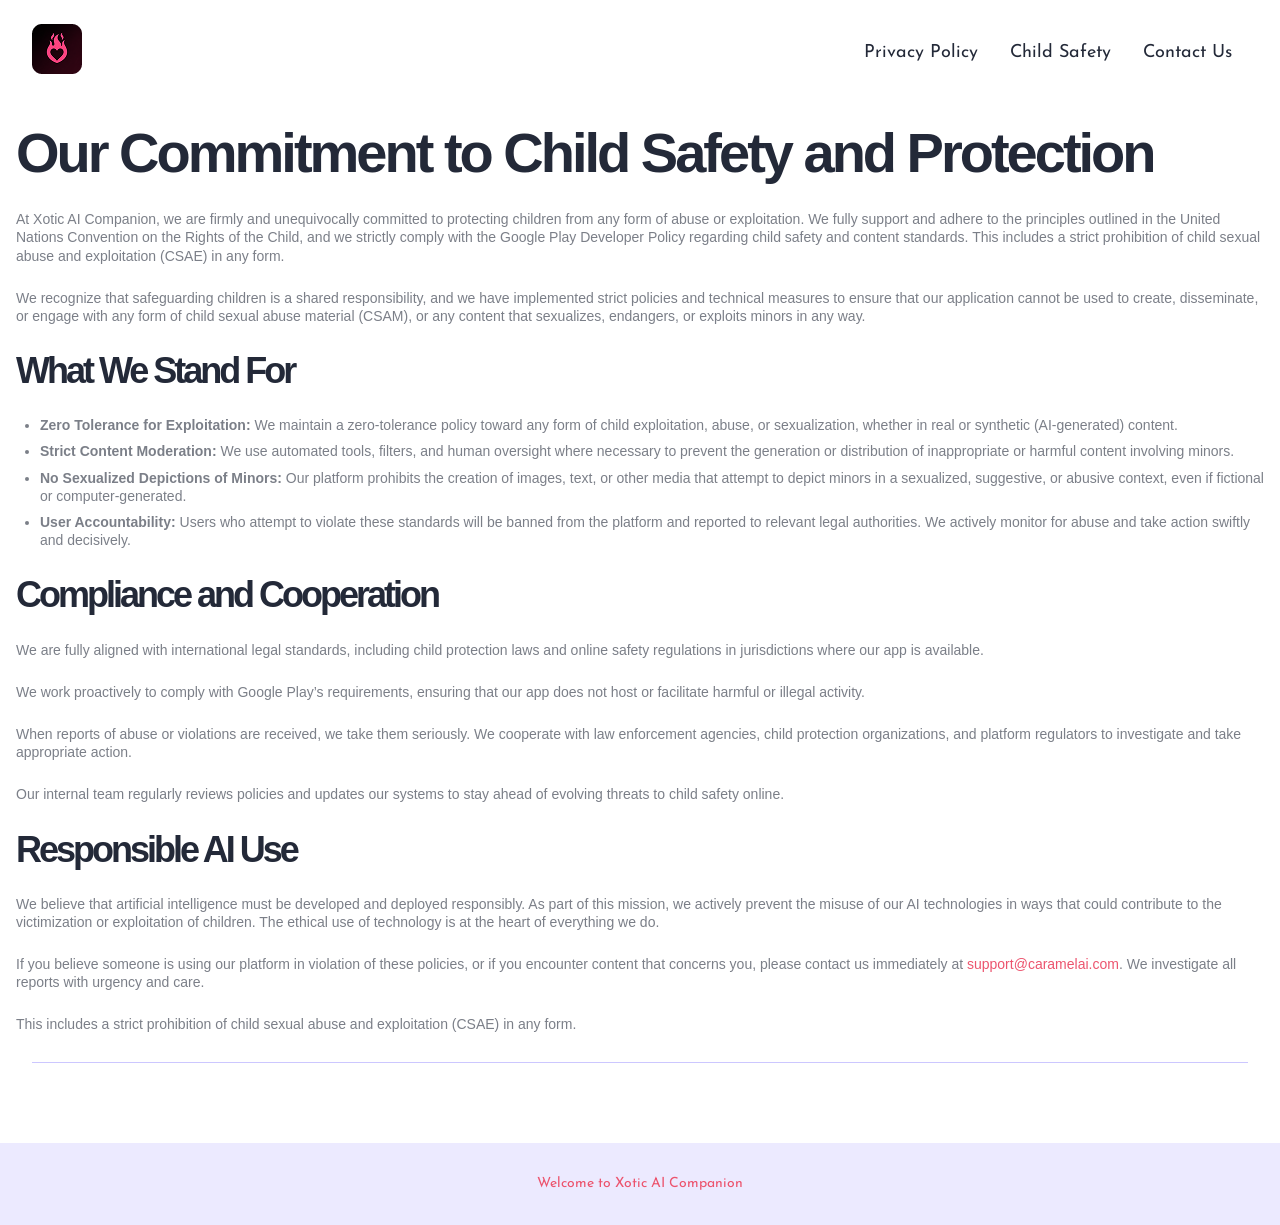
<file: child-safety.html>
<!DOCTYPE html>
<html lang="ru">
<head>
    <!-- partial:parts/_head.html -->
    <meta charset="utf-8">
<title>Privacy UN</title>
<meta name="viewport" content="width=device-width, initial-scale=1 , maximum-scale=1, user-scalable=0">
<meta http-equiv="x-ua-compatible" content="ie=edge">
<link rel="stylesheet" href="css/libs.min.css"/>
<link rel="stylesheet" href="css/main.css"/>
<link href="images/logo-mob.png" rel="shortcut icon" type="image/x-icon" />
<link href="https://fonts.googleapis.com/css2?family=Josefin+Sans:wght@400;600;700&display=swap" rel="stylesheet">
    <!-- partial -->
</head>
<body>
<div id="wrapper" class="wrapper">
    <!-- partial:parts/_header.html -->
    <header id="header" class="header">
    <div class="container">
        <!-- logo -->
        <div class="site-logo">
            <a href="index.html" class="site-logo__link">
                <picture>
                    <source media="(max-width: 767px)" srcset="images/logo-mob.png">
                    <source srcset="images/logo-mob.png">
                    <img class="site-logo__img" src="images/logo-mob.png" alt="logo"/>
                </picture>
            </a>
        </div>
        <div class="header-mobile">

            <div class="header-nav">
                <div class="nav-toggle"><span class="nav-toggle__link"></span><span class="nav-toggle__link"></span><span
                        class="nav-toggle__link"></span></div>
                <div class="header-nav__container">
                    <div class="header-nav__menu">
                        <nav class="nav">
                            <ul class="nav__list">
                                <li class="nav__item"><a href="privacy.html" class="nav__link">Privacy Policy</a></li>
                                <li class="nav__item"><a href="child-safety.html" class="nav__link">Child Safety</a></li>
                                <li class="nav__item"><a href="contactUs.html" class="nav__link">Contact Us</a></li>
                            </ul><!-- //nav__list -->
                        </nav><!-- //nav -->
                    </div>
                    
                </div>
            </div>
        </div>


    </div><!-- //container -->
</header><!-- //site-header -->
    <br>
    <br>
    <br>
    <br>
    <br>

     <main class="container" style="padding: 2em 1em; font-family: 'Helvetica Neue', Helvetica, Arial, sans-serif;">
     <h1>Our Commitment to Child Safety and Protection</h1>

  <p>
    At Xotic AI Companion, we are firmly and unequivocally committed to protecting children from any form of abuse or exploitation.
    We fully support and adhere to the principles outlined in the United Nations Convention on the Rights of the Child,
    and we strictly comply with the Google Play Developer Policy regarding child safety and content standards. This includes a strict prohibition of child sexual abuse and exploitation (CSAE) in any form.
  </p>



  <p>
    We recognize that safeguarding children is a shared responsibility, and we have implemented strict policies and technical
    measures to ensure that our application cannot be used to create, disseminate, or engage with any form of child sexual
    abuse material (CSAM), or any content that sexualizes, endangers, or exploits minors in any way.
  </p>

  <h2>What We Stand For</h2>
  <ul>
    <li><strong>Zero Tolerance for Exploitation:</strong> We maintain a zero-tolerance policy toward any form of child exploitation, abuse, or sexualization, whether in real or synthetic (AI-generated) content.</li>
    <li><strong>Strict Content Moderation:</strong> We use automated tools, filters, and human oversight where necessary to prevent the generation or distribution of inappropriate or harmful content involving minors.</li>
    <li><strong>No Sexualized Depictions of Minors:</strong> Our platform prohibits the creation of images, text, or other media that attempt to depict minors in a sexualized, suggestive, or abusive context, even if fictional or computer-generated.</li>
    <li><strong>User Accountability:</strong> Users who attempt to violate these standards will be banned from the platform and reported to relevant legal authorities. We actively monitor for abuse and take action swiftly and decisively.</li>
  </ul>

  <h2>Compliance and Cooperation</h2>
  <p>
    We are fully aligned with international legal standards, including child protection laws and online safety regulations in jurisdictions where our app is available.
  </p>
  <p>
    We work proactively to comply with Google Play’s requirements, ensuring that our app does not host or facilitate harmful or illegal activity.
  </p>
  <p>
    When reports of abuse or violations are received, we take them seriously. We cooperate with law enforcement agencies, child protection organizations,
    and platform regulators to investigate and take appropriate action.
  </p>
  <p>
    Our internal team regularly reviews policies and updates our systems to stay ahead of evolving threats to child safety online.
  </p>

  <h2>Responsible AI Use</h2>
  <p>
    We believe that artificial intelligence must be developed and deployed responsibly. As part of this mission,
    we actively prevent the misuse of our AI technologies in ways that could contribute to the victimization or exploitation of children.
    The ethical use of technology is at the heart of everything we do.
  </p>

  <p>
    If you believe someone is using our platform in violation of these policies, or if you encounter content that concerns you,
    please contact us immediately at <a href="mailto:support@caramelai.com">support@caramelai.com</a>. We investigate all reports with urgency and care.
  </p>
 

  <p>
    This includes a strict prohibition of child sexual abuse and exploitation (CSAE) in any form.
  </p> 
     </main>


    <!-- partial:parts/_footer.html -->
    <footer id="footer" class="footer">
    <div class="footer-top">
        <div class="container">
            <div class="footer-top__container">
                <div class="row align-center">
                    
                
                </div>
            </div>
        </div>
    </div>
    <div class="footer-bottom">
        <div class="container">
            <span class="copyright text-center">Welcome to Xotic AI Companion</span>
        </div>
    </div>
</footer>
<script src="https://code.jquery.com/jquery-3.4.1.min.js"></script><!-- jQuery -->
<script src="js/libs.min.js"></script><!-- скрипты библиотек -->
<script src="js/main.js"></script><!-- кастомные скрипты -->
    <!-- partial -->
    <!-- partial:parts/_popups.html -->
    <div class="popup-wrap">


    <div class="popup location-popup">
        <div class="container">
            <div class="popup-remove">
                <svg class="popup-remove__ico" width="24" height="24" viewBox="0 0 24 24" xmlns="http://www.w3.org/2000/svg">
                    <path opacity="0.4" fill-rule="evenodd" clip-rule="evenodd" d="M6.07172 3.10665C5.87646 2.91139 5.55988 2.91139 5.36462 3.10665L3.9504 4.52087C3.75514 4.71613 3.75514 5.03271 3.9504 5.22797L11.1499 12.4275L3.9516 19.6257C3.75634 19.821 3.75634 20.1376 3.95161 20.3328L5.36582 21.7471C5.56108 21.9423 5.87766 21.9423 6.07292 21.7471L13.2712 14.5488L20.2139 21.4914C20.4091 21.6867 20.7257 21.6867 20.921 21.4914L22.3352 20.0772C22.5304 19.882 22.5304 19.5654 22.3352 19.3701L15.3925 12.4275L22.3364 5.48361C22.5316 5.28834 22.5316 4.97176 22.3364 4.7765L20.9222 3.36228C20.7269 3.16702 20.4103 3.16702 20.2151 3.36228L13.2712 10.3061L6.07172 3.10665Z"/>
                    <path fill-rule="evenodd" clip-rule="evenodd" d="M5.07148 3.10665C4.87622 2.91139 4.55963 2.91139 4.36437 3.10665L2.95016 4.52087C2.7549 4.71613 2.7549 5.03271 2.95016 5.22797L10.1496 12.4275L2.95136 19.6257C2.7561 19.821 2.7561 20.1376 2.95136 20.3328L4.36557 21.7471C4.56084 21.9423 4.87742 21.9423 5.07268 21.7471L12.271 14.5488L19.2136 21.4914C19.4089 21.6867 19.7255 21.6867 19.9207 21.4914L21.3349 20.0772C21.5302 19.882 21.5302 19.5654 21.3349 19.3701L14.3923 12.4275L21.3361 5.48361C21.5314 5.28834 21.5314 4.97176 21.3361 4.7765L19.9219 3.36228C19.7267 3.16702 19.4101 3.16702 19.2148 3.36228L12.271 10.3061L5.07148 3.10665Z"/>
                </svg>

            </div>
            <div class="popup-content">
                <div class="row">
                    <div class="col col_5 col_middle-desktop-12">
                        <div class="subscription-icon">
                            <svg width="592" height="231" viewBox="0 0 592 231" fill="none" xmlns="http://www.w3.org/2000/svg">
                                <ellipse cx="296" cy="211.5" rx="296" ry="19.5" fill="url(#paint0_radial_815_2)"/>
                                <path fill-rule="evenodd" clip-rule="evenodd" d="M190.4 104.105C186.865 104.105 184 106.971 184 110.505V120.105C184 123.639 186.865 126.504 190.4 126.504H192.533V202.233C192.533 205.768 195.398 208.633 198.933 208.633H319.459C322.994 208.633 325.859 205.768 325.859 202.233V126.504H327.992C331.527 126.504 334.392 123.639 334.392 120.105V110.505C334.392 106.971 331.527 104.105 327.992 104.105H190.4Z" fill="white"/>
                                <path opacity="0.15" d="M323.726 126.504L323.726 137.17L194.666 137.17L194.666 126.504L323.726 126.504Z" fill="#232938"/>
                                <path opacity="0.15" d="M323.726 202.233L323.726 206.5L194.666 206.5L194.666 202.233L323.726 202.233Z" fill="#232938"/>
                                <path d="M242.664 124.371H276.796V208.633H242.664V124.371Z" fill="#CFE2FF"/>
                                <path opacity="0.8" d="M244.796 126.504H249.063V206.5H244.796V126.504Z" fill="white"/>
                                <path d="M237.864 61.441C250.663 58.8812 253.199 81.5681 254.977 95.2563C256.632 94.967 258.559 94.8671 260.796 95.0392C260.618 81.7066 265.062 55.8947 284.261 59.3078C291.727 60.9077 292.794 68.374 297.594 71.0405C302.393 73.707 310.393 82.7732 302.927 92.3727C296.954 100.052 281.595 103.039 274.662 103.572L269.862 101.972L245.863 102.505C245.33 103.928 242.877 106.345 237.33 104.639C236.05 103.785 226.131 100.017 221.331 98.239C217.243 97.1724 212.692 97.3857 210.132 89.7062C206.932 80.1067 216.532 75.307 220.798 74.2403C224.211 73.3871 227.553 69.6184 228.798 67.8407C231.357 62.721 235.908 61.441 237.864 61.441Z" fill="#CFE2FF"/>
                                <path fill-rule="evenodd" clip-rule="evenodd" d="M272.505 65.2942C277.307 61.2199 282.855 61.6784 286.872 63.6868C287.399 63.9503 287.612 64.5909 287.349 65.1178C287.085 65.6447 286.445 65.8583 285.918 65.5948C282.468 63.8702 277.883 63.5288 273.886 66.9208C269.814 70.3752 266.119 77.8831 265.06 92.45C265.017 93.0375 264.506 93.4792 263.919 93.4364C263.331 93.3937 262.889 92.8828 262.932 92.2953C264.006 77.5305 267.777 69.306 272.505 65.2942ZM213.332 81.5357C213.913 81.6325 213.948 82.3675 213.851 82.9485C212.265 85.8021 212.287 87.7362 214.455 90.4229C216.697 93.2003 221.364 96.0576 230.7 98.816L230.718 98.8212L230.735 98.827C232.864 99.5365 237.838 101.3 240.474 102.618C241.001 102.881 241.215 103.522 240.951 104.049C240.688 104.576 240.047 104.789 239.52 104.526C237.044 103.288 232.224 101.573 230.078 100.857C220.653 98.0701 215.459 95.0628 212.795 91.7626C210.057 88.3697 210.132 85.2688 211.747 82.5978C211.844 82.0168 212.751 81.4389 213.332 81.5357Z" fill="white"/>
                                <path d="M241.597 108.372C241.597 104.838 244.462 101.972 247.997 101.972H271.462C274.997 101.972 277.862 104.838 277.862 108.372V122.238C277.862 125.772 274.997 128.637 271.462 128.637H247.997C244.462 128.637 241.597 125.772 241.597 122.238V108.372Z" fill="#CFE2FF"/>
                                <path opacity="0.8" d="M247.997 104.105V104.105C245.64 104.105 243.73 106.016 243.73 108.372V122.238C243.73 124.594 245.64 126.504 247.997 126.504V126.504V104.105Z" fill="white"/>
                                <path fill-rule="evenodd" clip-rule="evenodd" d="M236.516 104.105H243.226C243.717 103.558 244.3 103.095 244.951 102.742C245.612 100.343 248.122 96.7979 253.786 95.477C252.834 88.7271 251.813 79.2404 248.508 71.613C246.771 67.6038 246.866 67.3934 244.546 65.1536C242.252 62.9375 239.765 61.9351 237.006 62.4868L236.903 62.5076L236.797 62.5076C235.177 62.5076 231.035 63.6172 228.685 68.3176L228.65 68.3879L228.605 68.4523C227.94 69.4025 226.74 70.8515 225.256 72.1812C223.789 73.4969 221.945 74.7863 219.99 75.275C217.987 75.7759 214.712 77.1678 212.353 79.5275C210.05 81.8305 208.628 85.0215 210.077 89.3688C211.732 93.2684 211.964 93.0939 213.865 94.8683C216.789 96.8975 219.667 97.7691 221.6 98.2735L221.652 98.2869L221.702 98.3053C224.106 99.1957 227.792 100.585 231.04 101.859C232.664 102.496 234.183 103.106 235.381 103.613C235.787 103.785 236.171 103.95 236.516 104.105ZM230.923 104.105C230.705 104.019 230.484 103.932 230.261 103.845C227.052 102.586 223.406 101.212 221.01 100.324C218.853 99.754 215.538 98.4284 212.417 96.262C210.132 94.335 209.599 93.2684 208.053 90.0434C206.303 84.7912 208.081 80.7826 210.844 78.0191C213.551 75.3125 217.21 73.7712 219.473 73.2055C220.931 72.8409 222.464 71.8194 223.832 70.5929C225.152 69.4103 226.224 68.1212 226.814 67.2906C229.547 61.897 234.364 60.42 236.689 60.3754C240.287 59.693 243.417 61.0972 246.028 63.6191C248.64 66.1409 248.68 66.6448 250.465 70.7648C253.861 78.6002 254.916 88.2506 255.889 95.112C257.058 94.9735 258.334 94.9218 259.725 94.9754C259.765 88.2769 260.91 78.974 264.291 71.5199C266.083 67.5686 268.537 64.0601 271.864 61.7646C275.222 59.4483 279.387 58.4245 284.448 59.3242L284.466 59.3275L284.485 59.3314C288.597 60.2126 290.928 62.7307 292.781 65.2007C293.162 65.7086 293.508 66.1928 293.842 66.6602C294.35 67.3711 294.83 68.0438 295.364 68.7022C296.216 69.7527 297.081 70.6022 298.112 71.1747C300.686 72.6046 304.064 75.7021 305.837 79.7448C307.644 83.8663 307.766 88.9548 303.769 94.094C300.58 98.1937 294.991 100.942 289.484 102.733C287.839 103.268 286.184 103.723 284.577 104.105H327.992C331.527 104.105 334.392 106.971 334.392 110.505V120.105C334.392 123.639 331.527 126.504 327.992 126.504H325.859V202.233C325.859 205.768 322.994 208.633 319.459 208.633H198.933C195.398 208.633 192.533 205.768 192.533 202.233C192.533 176.99 192.533 151.747 192.533 126.504H190.4C186.865 126.504 184 123.639 184 120.105V119.038V116.905V110.505C184 106.971 186.865 104.105 190.4 104.105H230.923ZM186.133 116.905V110.505C186.133 108.149 188.043 106.239 190.4 106.239L236.264 106.239H237.33H239.464L241.961 106.239C241.725 106.906 241.597 107.624 241.597 108.372V122.238C241.597 122.986 241.725 123.704 241.961 124.371L192.533 124.371L190.4 124.371C188.043 124.371 186.133 122.461 186.133 120.105V116.905ZM194.666 126.504H242.663V206.5H198.933C196.576 206.5 194.666 204.59 194.666 202.233C194.666 176.99 194.666 151.747 194.666 126.504ZM274.662 127.781V206.5H244.797V127.781C245.738 128.326 246.831 128.637 247.996 128.637H271.462C272.628 128.637 273.72 128.326 274.662 127.781ZM276.795 206.5V126.504H323.726V202.233C323.726 204.59 321.816 206.5 319.459 206.5H276.795ZM325.859 124.371L327.992 124.371C330.348 124.371 332.259 122.461 332.259 120.105V110.505C332.259 108.149 330.348 106.239 327.992 106.239H277.497C277.733 106.906 277.862 107.624 277.862 108.372V122.238C277.862 122.986 277.733 123.704 277.497 124.371L325.859 124.371ZM247.94 104.106C245.315 104.136 244.301 106.239 244.301 106.239C243.938 106.866 243.73 107.595 243.73 108.372V122.238C243.73 123.015 243.938 123.743 244.301 124.371C244.301 124.371 245.33 126.504 247.996 126.504H259.729H271.462C274.128 126.504 275.158 124.371 275.158 124.371C275.521 123.743 275.728 123.015 275.728 122.238V108.372C275.728 107.595 275.521 106.866 275.158 106.239C275.075 106.095 274.948 105.906 274.777 105.699L274.743 105.702L274.741 105.657C274.154 104.966 273.075 104.105 271.462 104.105H269.71L269.7 104.109L247.94 104.106ZM275.594 103.485C279.008 103.143 283.968 102.284 288.824 100.704C294.224 98.9486 299.3 96.3643 302.085 92.7844C305.554 88.3241 305.409 84.0798 303.883 80.6017C302.323 77.0448 299.302 74.276 297.076 73.0394C295.706 72.2786 294.639 71.1949 293.707 70.0455C293.146 69.3532 292.586 68.5717 292.04 67.8098C291.712 67.352 291.389 66.9008 291.074 66.4807C289.33 64.1552 287.399 62.1433 284.056 61.4212C279.526 60.6202 275.942 61.5431 273.076 63.5205C270.176 65.5214 267.93 68.6592 266.234 72.4009C263 79.5317 261.884 88.5766 261.858 95.1062C264.183 95.3982 266.281 96.6057 267.833 97.9715C268.734 98.7642 269.486 99.64 270.021 100.485C270.322 100.959 270.581 101.466 270.744 101.972H271.462C273.037 101.972 274.479 102.541 275.594 103.485ZM268.423 101.972C268.364 101.863 268.296 101.748 268.219 101.626C267.804 100.971 267.19 100.247 266.424 99.573C264.876 98.2107 262.85 97.1723 260.796 97.1723H260.755L260.714 97.1692C258.555 97.0031 256.718 97.1012 255.16 97.3734C250.793 98.137 248.573 100.276 247.581 101.986C247.718 101.977 247.857 101.972 247.996 101.972H268.423Z" fill="#232938"/>
                                <path d="M406.025 129.906H281.205V202.801C281.205 206.11 283.887 208.792 287.196 208.792H400.034C403.342 208.792 406.025 206.11 406.025 202.801V129.906Z" fill="white"/>
                                <path opacity="0.15" d="M282.203 202.801L282.203 206.795L403.029 206.795L403.029 202.801L282.203 202.801Z" fill="#232938"/>
                                <path d="M356.097 131.903H331.133V206.795H356.097V131.903Z" fill="#FFCFEC"/>
                                <path fill-rule="evenodd" clip-rule="evenodd" d="M329.136 131.903H283.202V202.801C283.202 205.007 284.99 206.795 287.196 206.795H329.136V131.903ZM331.133 131.903H356.097V206.795H331.133V131.903ZM358.094 206.795V131.903H404.028V202.801C404.028 205.007 402.239 206.795 400.034 206.795H358.094ZM358.094 129.906H329.136H281.205V202.801C281.205 206.11 283.887 208.792 287.196 208.792H329.136H358.094H400.034C403.342 208.792 406.025 206.11 406.025 202.801V129.906H358.094Z" fill="#232938"/>
                                <path opacity="0.8" d="M356.097 131.903H352.103V206.795H356.097V131.903Z" fill="white"/>
                                <path d="M308.825 78.7226C305.882 77.2098 302.27 78.3691 300.757 81.3119L241.864 195.876C240.351 198.818 241.511 202.43 244.453 203.943L252.446 208.052C255.389 209.565 259.001 208.406 260.514 205.463L319.407 90.8991C320.92 87.9563 319.76 84.3442 316.817 82.8314L308.825 78.7226Z" fill="white"/>
                                <path fill-rule="evenodd" clip-rule="evenodd" d="M243.64 196.789L302.533 82.225C303.542 80.2631 305.95 79.4902 307.912 80.4988L315.904 84.6076C317.866 85.6161 318.639 88.0242 317.631 89.9861L258.738 204.55C257.729 206.512 255.321 207.284 253.359 206.276L245.367 202.167C243.405 201.159 242.632 198.75 243.64 196.789ZM300.757 81.3119C302.27 78.3691 305.882 77.2098 308.825 78.7226L316.817 82.8314C319.76 84.3442 320.92 87.9563 319.407 90.8991L260.514 205.463C259.001 208.406 255.389 209.565 252.446 208.052L244.453 203.943C241.511 202.43 240.351 198.818 241.864 195.875L300.757 81.3119Z" fill="#232938"/>
                                <path d="M282.396 126.765C279.453 125.252 275.841 126.411 274.328 129.354L264.284 148.892C262.772 151.835 263.931 155.447 266.874 156.96L278.419 162.895C281.362 164.408 284.974 163.248 286.487 160.306L296.53 140.768C298.043 137.825 296.884 134.213 293.941 132.7L282.396 126.765Z" fill="#FFCFEC"/>
                                <path fill-rule="evenodd" clip-rule="evenodd" d="M266.061 149.805L276.104 130.267C277.113 128.305 279.521 127.533 281.483 128.541L293.028 134.476C294.99 135.485 295.763 137.893 294.754 139.855L284.711 159.393C283.702 161.354 281.294 162.127 279.332 161.119L267.787 155.184C265.825 154.175 265.052 151.767 266.061 149.805ZM274.328 129.354C275.841 126.411 279.453 125.252 282.396 126.765L293.941 132.7C296.884 134.213 298.043 137.825 296.53 140.768L286.487 160.306C284.974 163.248 281.362 164.408 278.419 162.895L266.874 156.96C263.931 155.447 262.772 151.835 264.284 148.892L274.328 129.354Z" fill="#232938"/>
                                <path opacity="0.8" d="M276.152 130.224V130.224C277.141 128.307 279.531 127.572 281.489 128.582L293.01 134.528C294.968 135.538 295.753 137.912 294.764 139.829V139.829L276.152 130.224Z" fill="white"/>
                                <path d="M418.008 107.937V92.959L387.552 122.417L418.008 107.937Z" fill="#FFCFEC"/>
                                <path d="M385.098 55.0606L367.227 92.0184L367.227 86.3861L381.23 39.4545L385.098 55.0606Z" fill="#D7CFFF"/>
                                <path d="M344.624 51.3549L339.982 35.6727L338.276 42.5582L344.624 51.3549Z" fill="#D7CFFF"/>
                                <path d="M314.09 61.1915L326.065 78.7774L328.532 79.3363L312.761 44.9659L314.09 61.1915Z" fill="#CFE2FF"/>
                                <path d="M325.781 123.924L324.688 116.614L317.001 112.64L317.773 119.784L325.781 123.924Z" fill="#FFE0CF"/>
                                <path d="M366.932 105.531L371.419 104.575L373.588 99.6595L369.191 100.411L366.932 105.531Z" fill="#CFE2FF"/>
                                <path d="M343.968 97.5764L343.574 92.5848L338.255 88.5029L338.428 93.3245L343.968 97.5764Z" fill="#FFE0CF"/>
                                <path fill-rule="evenodd" clip-rule="evenodd" d="M427.59 63.0649C422.566 61.9951 416.925 62.0508 412.161 63.6009C411.637 63.7716 411.35 64.335 411.521 64.8594C411.691 65.3839 412.255 65.6707 412.779 65.5C417.148 64.0783 422.425 64.007 427.174 65.0182C431.95 66.0351 436 68.1032 438.073 70.7696C442.382 76.3148 442.485 83.3954 438.401 88.008C437.038 89.4062 435.671 89.9009 434.497 89.8971C433.303 89.8932 432.193 89.3735 431.361 88.5409C430.527 87.7052 430.013 86.5929 429.974 85.4683C429.936 84.369 430.348 83.1943 431.487 82.1687C431.896 81.7996 431.929 81.1682 431.56 80.7584C431.191 80.3487 430.56 80.3157 430.15 80.6849C428.584 82.0956 427.919 83.834 427.978 85.5371C428.036 87.2148 428.792 88.7943 429.948 89.9521C431.107 91.113 432.708 91.8885 434.491 91.8942C436.29 91.9 438.162 91.1223 439.85 89.3833L439.865 89.3675L439.88 89.351C444.73 83.8925 444.444 75.7132 439.649 69.544C437.167 66.3499 432.588 64.1289 427.59 63.0649ZM410.384 65.2989C410.159 64.7952 409.569 64.5691 409.065 64.7938C401.374 68.2249 394.193 74.9647 387.972 84.7294C387.675 85.1945 387.812 85.8118 388.277 86.1081C388.742 86.4045 389.36 86.2677 389.656 85.8025C395.739 76.2554 402.65 69.8424 409.879 66.6176C410.383 66.393 410.609 65.8025 410.384 65.2989ZM387.916 86.6963C387.442 86.4148 386.829 86.5711 386.548 87.0454C386.237 87.5691 385.929 88.1007 385.623 88.6403C385.351 89.1202 385.52 89.7295 386 90.0013C386.48 90.2731 387.089 90.1044 387.361 89.6246C387.66 89.0965 387.961 88.5765 388.265 88.0646C388.547 87.5903 388.39 86.9777 387.916 86.6963ZM385.327 91.2417C384.838 90.987 384.235 91.1771 383.98 91.6662C379.978 99.3534 376.468 108.49 373.603 119.013C373.458 119.545 373.772 120.094 374.304 120.239C374.836 120.384 375.385 120.07 375.53 119.538C378.364 109.127 381.826 100.128 385.751 92.5885C386.006 92.0994 385.816 91.4964 385.327 91.2417Z" fill="#232938"/>
                                <path fill-rule="evenodd" clip-rule="evenodd" d="M334.051 5.73596C338.997 7.12272 343.966 9.79272 347.465 13.3784C347.85 13.7732 347.842 14.4054 347.447 14.7905C347.052 15.1756 346.42 15.1678 346.035 14.7731C342.827 11.4845 338.187 8.96982 333.512 7.65893C328.81 6.34065 324.263 6.29063 321.189 7.68908C314.796 10.5974 311.416 16.82 312.889 22.8015C313.447 24.6733 314.427 25.7461 315.469 26.2881C316.528 26.8396 317.753 26.8951 318.876 26.544C320.003 26.1917 320.975 25.4456 321.532 24.4677C322.076 23.5119 322.257 22.2801 321.725 20.843C321.534 20.3258 321.798 19.7514 322.315 19.56C322.833 19.3686 323.407 19.6328 323.598 20.15C324.33 22.1268 324.111 23.9751 323.268 25.456C322.437 26.9147 321.033 27.9621 319.472 28.4502C317.906 28.9397 316.128 28.8829 314.547 28.0596C312.951 27.229 311.655 25.6708 310.968 23.3466L310.962 23.3255L310.956 23.3042C309.197 16.2172 313.25 9.10686 320.362 5.87125C324.044 4.19596 329.131 4.3566 334.051 5.73596ZM348.229 15.6834C348.662 15.3414 349.29 15.4148 349.632 15.8474C349.984 16.2927 350.327 16.7502 350.661 17.2199C350.98 17.6693 350.875 18.2928 350.426 18.6123C349.976 18.9319 349.353 18.8266 349.033 18.3772C348.719 17.9347 348.396 17.5043 348.065 17.0861C347.723 16.6535 347.797 16.0255 348.229 15.6834ZM352.338 21.8316C352.832 21.5861 353.431 21.7874 353.677 22.2812C360.227 35.456 361.381 55.3921 355.867 80.3607C355.748 80.8992 355.215 81.2394 354.676 81.1204C354.138 81.0015 353.798 80.4685 353.917 79.93C359.386 55.1644 358.147 35.7591 351.888 23.1703C351.643 22.6765 351.844 22.0771 352.338 21.8316ZM354.076 84.1654C354.612 84.2953 354.942 84.835 354.812 85.371L352.315 95.6747C352.186 96.2106 351.646 96.5399 351.11 96.41C350.574 96.2802 350.245 95.7404 350.374 95.2044L352.871 84.9008C353.001 84.3648 353.54 84.0355 354.076 84.1654Z" fill="#232938"/>
                                <path fill-rule="evenodd" clip-rule="evenodd" d="M360.875 117.489L368.92 56.3411L368.601 56.2991L360.556 117.447L360.875 117.489Z" fill="#D7CFFF"/>
                                <path fill-rule="evenodd" clip-rule="evenodd" d="M336.274 100.642L318.266 33.435L318.563 33.3421L336.571 100.549L336.274 100.642Z" fill="#D7CFFF"/>
                                <path fill-rule="evenodd" clip-rule="evenodd" d="M340.752 130.127C340.752 124.024 347.382 119.077 355.561 119.077C363.74 119.077 370.37 124.024 370.37 130.127L340.752 130.127Z" fill="#FFE0CF"/>
                                <defs>
                                    <radialGradient id="paint0_radial_815_2" cx="0" cy="0" r="1" gradientUnits="userSpaceOnUse" gradientTransform="translate(296 211.5) rotate(90) scale(19.5 296)">
                                        <stop offset="0" stop-color="#403A80" stop-opacity="0.15"/>
                                        <stop offset="1" stop-color="white" stop-opacity="0"/>
                                    </radialGradient>
                                </defs>
                            </svg>
                        </div>
                    </div>
                    <div class="col col_7 col_middle-desktop-12">
                        <div class="row align-center-desktop">
                            <div class="col col_8 col_middle-desktop-12 text-desktop-center">
                                <div class="subscription-description wysiwyg">
                                    <h3 class="h3 title">Vehicula lobortis id mattis facilisi</h3>
                                    <p>Feugiat nullam bibendum. Placerat vitae ullamcorper in amet convallis dignissim lacus, aenean. Magna mollis sit odio sit aliquet facilisi</p>
                                </div>
                                <form id="subscription-form-phone" class="form subscription-form" name="subscription-form-phone" method="post">
                                    <div class="form-field ">
                                        <div class="form-group">
                                            <label class="label-wrap  label-icon label-icon-position-left" for="subscription_phone">
                                                <input id="subscription_phone" class="phone_mask" type="tel" placeholder="Enter your phone number" name="subscription_phone" required>
                                                <svg class="icon icon-label" width="24" height="24" viewBox="0 0 24 24" xmlns="http://www.w3.org/2000/svg"> <path opacity="0.2" fill-rule="evenodd" clip-rule="evenodd" d="M6.58854 2.49686C6.66391 2.46627 6.83694 2.3999 7.04624 2.3999C7.22525 2.3999 7.36604 2.44984 7.43424 2.47703C7.51398 2.50883 7.5828 2.54619 7.63513 2.57723C7.73989 2.63936 7.84397 2.71551 7.93803 2.78943C8.12948 2.93989 8.35528 3.14147 8.59347 3.36642C9.0738 3.82006 9.65914 4.42074 10.2232 5.02878C10.7874 5.6371 11.3422 6.2656 11.7602 6.77708C11.9677 7.03097 12.1518 7.26861 12.2883 7.46673C12.3555 7.56424 12.4229 7.6691 12.4772 7.77168C12.5043 7.82285 12.5362 7.88856 12.5632 7.96304C12.5857 8.02516 12.6292 8.15762 12.6292 8.32436C12.6292 8.57524 12.5367 8.76806 12.4748 8.87412C12.4082 8.98813 12.3299 9.08116 12.2655 9.14995C12.1368 9.28738 11.9798 9.41615 11.8341 9.52669C11.5445 9.74641 11.1709 9.9893 10.8339 10.2085L10.8149 10.2208C10.4849 10.4354 10.1886 10.6286 9.96307 10.7946C10.8337 12.8277 12.1165 14.142 13.2506 14.9597C13.8652 15.4028 14.4347 15.6987 14.867 15.8812C15.0395 15.954 15.1868 16.0074 15.303 16.0444C15.3094 16.0378 15.316 16.031 15.3228 16.0239C15.4988 15.84 15.7091 15.5845 15.9504 15.2903L15.9646 15.2729C16.1881 15.0004 16.4403 14.6929 16.6692 14.4537C16.7853 14.3323 16.9209 14.2013 17.0648 14.0945C17.1681 14.0178 17.446 13.8191 17.817 13.8191C18.0631 13.8191 18.266 13.9155 18.3304 13.9461L18.3328 13.9473C18.4347 13.9957 18.5376 14.0558 18.6323 14.1155C18.8243 14.2364 19.0509 14.3987 19.2902 14.5802C19.7724 14.946 20.3596 15.4311 20.9258 15.9252C21.4916 16.419 22.0507 16.9343 22.4739 17.362C22.6834 17.5739 22.8739 17.7786 23.0177 17.9563C23.0883 18.0436 23.1632 18.1434 23.2251 18.247L23.2273 18.2507C23.265 18.3137 23.3999 18.539 23.3999 18.83C23.3999 19.017 23.3476 19.1746 23.3207 19.2499C23.2867 19.3446 23.2442 19.4376 23.2018 19.5221C23.1163 19.6922 23.0029 19.8838 22.8763 20.0806C22.6214 20.4768 22.2786 20.9472 21.908 21.3991C21.5398 21.8481 21.1241 22.3033 20.7214 22.6552C20.5208 22.8304 20.3033 22.9979 20.0801 23.1262C19.881 23.2406 19.5902 23.3755 19.2544 23.3838C14.91 23.6251 10.6958 21.1423 7.61768 17.8456C4.53673 14.5458 2.3999 10.226 2.3999 6.49728C2.3999 6.23982 2.50133 6.04005 2.54298 5.96208C2.59865 5.85784 2.66552 5.76228 2.72621 5.68275C2.84913 5.52168 3.00808 5.3471 3.17652 5.17517C3.51754 4.82706 3.96468 4.42187 4.41644 4.03998C4.86887 3.65753 5.34342 3.28366 5.74344 3.0006C5.9417 2.8603 6.13625 2.73189 6.30869 2.63464C6.39415 2.58644 6.49005 2.53683 6.58854 2.49686ZM15.155 16.1821C15.1317 16.1994 15.1337 16.1941 15.1576 16.1802C15.1567 16.1808 15.1558 16.1815 15.155 16.1821ZM9.69316 11.0172C9.69315 11.0172 9.6937 11.0165 9.69491 11.0152C9.69378 11.0165 9.69317 11.0172 9.69316 11.0172ZM4.20291 6.71752C4.28666 9.80208 6.11111 13.5945 8.93334 16.6171C11.8141 19.7025 15.5415 21.7822 19.1429 21.5872C19.1529 21.5823 19.1663 21.5753 19.1831 21.5656C19.2673 21.5172 19.3864 21.4313 19.537 21.2997C19.8367 21.0378 20.182 20.6652 20.5162 20.2576C20.848 19.8531 21.1491 19.4385 21.3625 19.1068C21.4053 19.0403 21.4432 18.9792 21.4762 18.924C21.3993 18.8392 21.3051 18.74 21.1942 18.6279C20.8125 18.2421 20.2887 17.7582 19.7423 17.2814C19.1963 16.8049 18.642 16.3478 18.2023 16.0142C18.0859 15.9259 17.9812 15.8491 17.8894 15.7843C17.7309 15.9585 17.5478 16.1811 17.3421 16.4318L17.3279 16.4491C17.1044 16.7217 16.8522 17.0291 16.6233 17.2683C16.5072 17.3897 16.3715 17.5208 16.2277 17.6275C16.1244 17.7043 15.8465 17.903 15.4755 17.903C15.2793 17.903 15.056 17.8479 14.8865 17.7989C14.6846 17.7406 14.4407 17.6551 14.1669 17.5395C13.6188 17.3081 12.9297 16.9474 12.198 16.4198C10.73 15.3615 9.08405 13.6262 8.07611 10.9226L8.01941 10.7705V10.6082C8.01941 10.3573 8.11185 10.1645 8.17379 10.0584C8.24037 9.94443 8.3187 9.8514 8.3831 9.78261C8.51175 9.64517 8.66878 9.5164 8.81448 9.40586C9.10411 9.18615 9.47766 8.94325 9.81473 8.72408L9.83367 8.71177C10.1214 8.52467 10.3835 8.35383 10.5954 8.20309C10.5283 8.11654 10.4518 8.02058 10.3664 7.91609C9.97953 7.44266 9.4514 6.8436 8.90348 6.2529C8.3553 5.66193 7.79918 5.09214 7.35756 4.67506C7.21374 4.53923 7.08762 4.42489 6.98167 4.33369C6.92206 4.37315 6.85577 4.41856 6.78319 4.46992C6.43687 4.71499 6.00411 5.05483 5.57849 5.41463C5.1522 5.77499 4.75056 6.14059 4.46231 6.43482C4.34902 6.55047 4.26298 6.64524 4.20291 6.71752ZM10.9554 7.91535C10.9554 7.91536 10.9549 7.91603 10.9537 7.91737C10.9548 7.91601 10.9554 7.91533 10.9554 7.91535ZM18.1375 15.54C18.1608 15.5227 18.1588 15.528 18.1349 15.5419C18.1358 15.5412 18.1367 15.5406 18.1375 15.54ZM17.5663 15.576C17.5454 15.5679 17.5421 15.5644 17.5607 15.5732C17.5621 15.5739 17.564 15.5749 17.5663 15.576ZM19.1193 21.5975C19.1193 21.5975 19.1202 21.5971 19.1222 21.5965C19.1202 21.5972 19.1193 21.5975 19.1193 21.5975Z"/> <path fill-rule="evenodd" clip-rule="evenodd" d="M5.38859 1.29691C5.46396 1.26632 5.63699 1.19995 5.84629 1.19995C6.0253 1.19995 6.16609 1.24989 6.23429 1.27708C6.31403 1.30888 6.38285 1.34624 6.43518 1.37728C6.53994 1.43941 6.64402 1.51556 6.73808 1.58948C6.92953 1.73994 7.15533 1.94152 7.39352 2.16647C7.87384 2.62011 8.45919 3.22079 9.0232 3.82883C9.58747 4.43715 10.1423 5.06565 10.5603 5.57713C10.7677 5.83102 10.9519 6.06866 11.0884 6.26678C11.1555 6.36429 11.223 6.46915 11.2772 6.57173C11.3043 6.6229 11.3362 6.68861 11.3632 6.76309C11.3858 6.82521 11.4292 6.95767 11.4292 7.1244C11.4292 7.37529 11.3368 7.56811 11.2748 7.67417C11.2083 7.78818 11.1299 7.88121 11.0655 7.95C10.9369 8.08743 10.7799 8.2162 10.6342 8.32674C10.3445 8.54645 9.97097 8.78935 9.6339 9.00852L9.61497 9.02083C9.28497 9.23542 8.98868 9.4286 8.76312 9.59463C9.63376 11.6277 10.9165 12.9421 12.0507 13.7597C12.6652 14.2028 13.2347 14.4987 13.6671 14.6813C13.8395 14.7541 13.9868 14.8074 14.1031 14.8444C14.1095 14.8379 14.1161 14.831 14.1229 14.8239C14.2988 14.64 14.5091 14.3845 14.7504 14.0903L14.7647 14.0729C14.9882 13.8004 15.2403 13.493 15.4692 13.2538C15.5854 13.1324 15.721 13.0013 15.8648 12.8946C15.9682 12.8179 16.246 12.6192 16.617 12.6192C16.8631 12.6192 17.0661 12.7156 17.1305 12.7462L17.1329 12.7473C17.2347 12.7957 17.3376 12.8559 17.4323 12.9155C17.6243 13.0364 17.851 13.1987 18.0902 13.3802C18.5725 13.7461 19.1597 14.2311 19.7259 14.7252C20.2917 15.219 20.8507 15.7343 21.2739 16.1621C21.4835 16.3739 21.674 16.5786 21.8177 16.7564C21.8883 16.8436 21.9632 16.9434 22.0251 17.047L22.0273 17.0507C22.065 17.1137 22.2 17.339 22.2 17.6301C22.2 17.8171 22.1477 17.9746 22.1207 18.0499C22.0868 18.1446 22.0442 18.2377 22.0018 18.3221C21.9164 18.4922 21.8029 18.6839 21.6764 18.8806C21.4215 19.2769 21.0787 19.7473 20.708 20.1992C20.3398 20.6481 19.9241 21.1033 19.5214 21.4552C19.3208 21.6305 19.1033 21.798 18.8802 21.9262C18.6811 22.0407 18.3903 22.1755 18.0544 22.1838C13.7101 22.4252 9.49586 19.9423 6.41773 16.6456C3.33678 13.3459 1.19995 9.02603 1.19995 5.29733C1.19995 5.03987 1.30138 4.8401 1.34303 4.76213C1.3987 4.65789 1.46556 4.56233 1.52626 4.4828C1.64918 4.32173 1.80813 4.14715 1.97656 3.97521C2.31759 3.62711 2.76473 3.22192 3.21649 2.84003C3.66892 2.45758 4.14347 2.08371 4.54349 1.80065C4.74175 1.66035 4.9363 1.53194 5.10874 1.43469C5.1942 1.38649 5.2901 1.33688 5.38859 1.29691ZM13.9551 14.9822C13.9317 14.9995 13.9338 14.9941 13.9577 14.9802C13.9568 14.9809 13.9559 14.9815 13.9551 14.9822ZM8.49321 9.81726C8.49319 9.81724 8.49375 9.81657 8.49496 9.81524C8.49383 9.81659 8.49322 9.81727 8.49321 9.81726ZM3.00296 5.51757C3.08671 8.60213 4.91116 12.3945 7.73339 15.4172C10.6142 18.5026 14.3415 20.5823 17.9429 20.3872C17.953 20.3823 17.9663 20.3753 17.9832 20.3657C18.0673 20.3173 18.1864 20.2314 18.337 20.0998C18.6367 19.8379 18.982 19.4652 19.3163 19.0577C19.6481 18.6532 19.9491 18.2386 20.1625 17.9068C20.2053 17.8404 20.2432 17.7793 20.2763 17.724C20.1994 17.6392 20.1052 17.5401 19.9943 17.428C19.6126 17.0422 19.0887 16.5583 18.5423 16.0814C17.9963 15.6049 17.4421 15.1479 17.0023 14.8143C16.886 14.726 16.7812 14.6491 16.6895 14.5843C16.5309 14.7585 16.3478 14.9811 16.1422 15.2318L16.1279 15.2492C15.9044 15.5217 15.6523 15.8292 15.4234 16.0684C15.3072 16.1898 15.1716 16.3209 15.0278 16.4276C14.9244 16.5043 14.6465 16.703 14.2756 16.703C14.0794 16.703 13.856 16.6479 13.6865 16.599C13.4847 16.5407 13.2407 16.4551 12.967 16.3395C12.4189 16.1081 11.7298 15.7474 10.998 15.2198C9.53003 14.1615 7.8841 12.4263 6.87616 9.72264L6.81946 9.57055V9.40825C6.81946 9.15736 6.9119 8.96455 6.97384 8.85848C7.04042 8.74448 7.11875 8.65144 7.18315 8.58265C7.3118 8.44522 7.46883 8.31645 7.61453 8.20591C7.90415 7.9862 8.27771 7.7433 8.61478 7.52413L8.63371 7.51182C8.92144 7.32472 9.18355 7.15388 9.39549 7.00314C9.32839 6.91659 9.25186 6.82063 9.16647 6.71614C8.77958 6.24271 8.25145 5.64364 7.70353 5.05295C7.15535 4.46198 6.59923 3.89219 6.15761 3.47511C6.01378 3.33928 5.88767 3.22494 5.78172 3.13374C5.72211 3.17319 5.65582 3.21861 5.58324 3.26997C5.23692 3.51504 4.80416 3.85488 4.37853 4.21468C3.95224 4.57504 3.55061 4.94064 3.26236 5.23487C3.14907 5.35052 3.06303 5.44529 3.00296 5.51757ZM9.75548 6.7154C9.75549 6.71541 9.75493 6.71608 9.75372 6.71742C9.75485 6.71606 9.75546 6.71538 9.75548 6.7154ZM16.9375 14.34C16.9608 14.3227 16.9588 14.328 16.9349 14.342C16.9358 14.3413 16.9367 14.3406 16.9375 14.34ZM16.3664 14.3761C16.3455 14.368 16.3421 14.3645 16.3607 14.3733C16.3622 14.374 16.3641 14.3749 16.3664 14.3761ZM17.9193 20.3975C17.9193 20.3975 17.9203 20.3971 17.9222 20.3965C17.9203 20.3973 17.9193 20.3976 17.9193 20.3975Z"/> </svg>
                                            </label>
                                            <button type="submit" class="btn btn_link icon-btn form-group-btn">
                                                <svg class="icon" width="24" height="24" viewBox="0 0 24 24" xmlns="http://www.w3.org/2000/svg"> <path opacity="0.2" fill-rule="evenodd" clip-rule="evenodd" d="M12.2828 2.76273C12.4781 2.56747 12.7947 2.56747 12.9899 2.76273L21.9192 11.692C22.1145 11.8873 22.1145 12.2039 21.9192 12.3991L12.9899 21.3284C12.7947 21.5237 12.4781 21.5237 12.2828 21.3284L11.7172 20.7627C11.5219 20.5675 11.5219 20.2509 11.7172 20.0556L17.9737 13.7991C18.2886 13.4841 18.0656 12.9456 17.6201 12.9456H3.5C3.22386 12.9456 3 12.7217 3 12.4456V11.6456C3 11.3694 3.22386 11.1456 3.5 11.1456H17.6201C18.0656 11.1456 18.2886 10.607 17.9737 10.292L11.7172 4.03553C11.5219 3.84026 11.5219 3.52368 11.7172 3.32842L12.2828 2.76273Z"/> <path fill-rule="evenodd" clip-rule="evenodd" d="M10.9419 1.85355C11.1372 1.65829 11.4538 1.65829 11.649 1.85355L20.7374 10.9419C20.9327 11.1372 20.9327 11.4538 20.7374 11.649L11.649 20.7374C11.4538 20.9327 11.1372 20.9327 10.9419 20.7374L10.0581 19.8536C9.8628 19.6583 9.86279 19.3417 10.0581 19.1464L15.9305 13.274C16.2454 12.9591 16.0224 12.4205 15.5769 12.4205H2C1.72386 12.4205 1.5 12.1966 1.5 11.9205V10.6705C1.5 10.3944 1.72386 10.1705 2 10.1705H15.5769C16.0224 10.1705 16.2454 9.63192 15.9305 9.31694L10.0581 3.44454C9.86279 3.24928 9.8628 2.9327 10.0581 2.73744L10.9419 1.85355Z" /> </svg>
                                            </button>
                                        </div>

                                    </div>
                                </form>
                            </div>
                        </div>
                    </div>
                </div>
            </div>
        </div>
    </div>

</div>
    <!-- partial -->
</div><!-- //wrapper -->
</body>
</html>
</file>
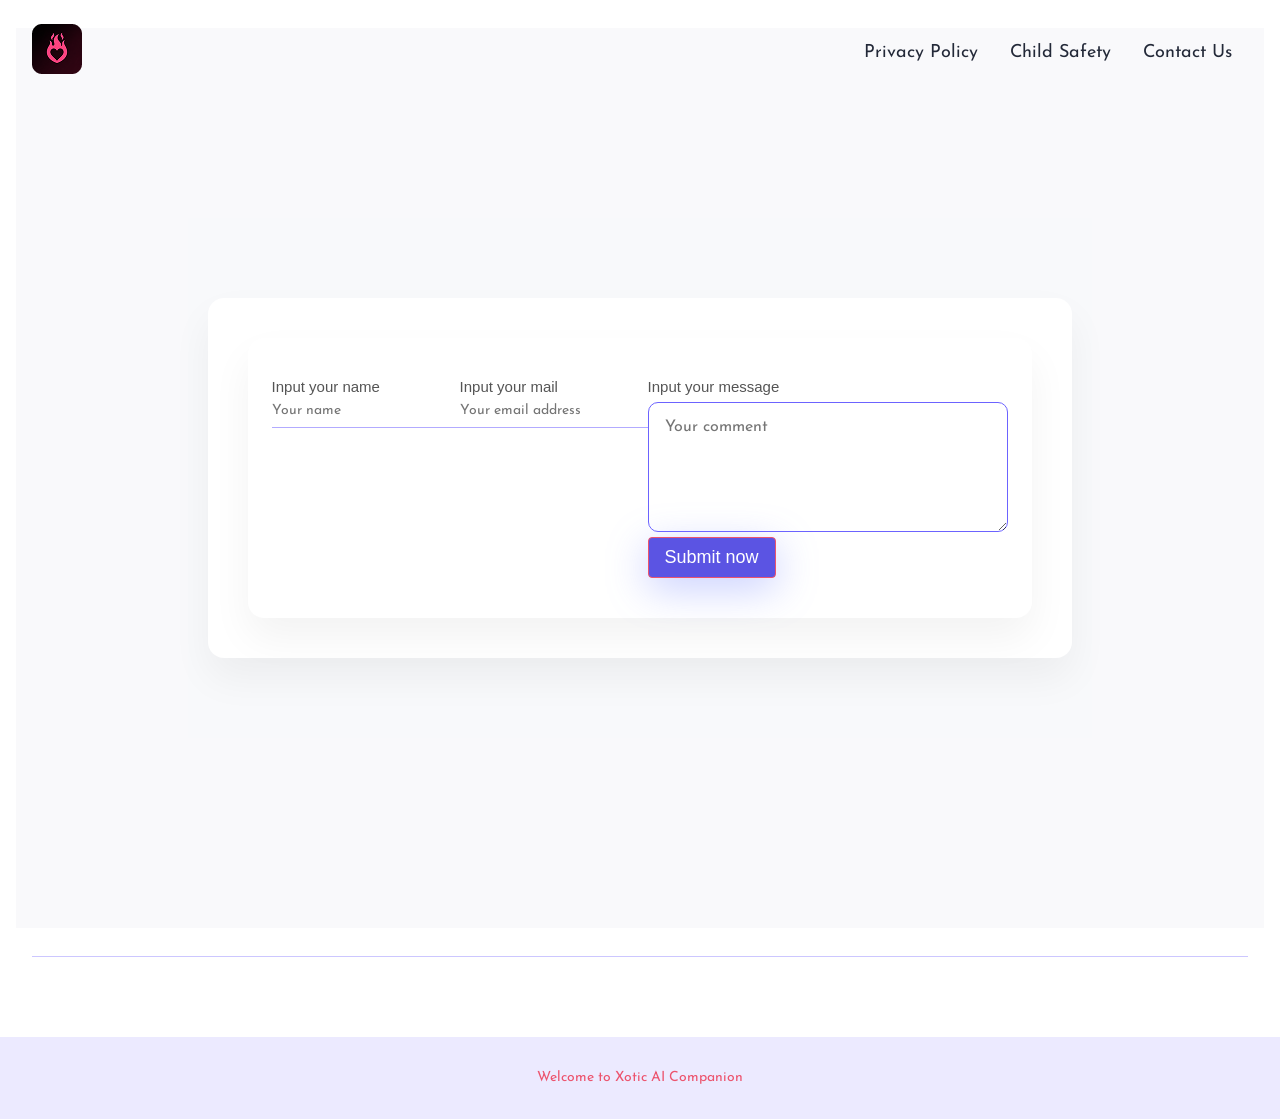
<file: contactUs.html>
<!DOCTYPE html>
<html lang="ru">
<head>
    <!-- partial:parts/_head.html -->
    <meta charset="utf-8">
<title>Contact US</title>
<meta name="viewport" content="width=device-width, initial-scale=1 , maximum-scale=1, user-scalable=0">
<meta http-equiv="x-ua-compatible" content="ie=edge">
<link rel="stylesheet" href="css/libs.min.css"/>
<link rel="stylesheet" href="css/main.css"/>
<link href="images/logo-mob.png" rel="shortcut icon" type="image/x-icon" />
<link href="https://fonts.googleapis.com/css2?family=Josefin+Sans:wght@400;600;700&display=swap" rel="stylesheet">
    <!-- partial -->
</head>
<body>
<div id="wrapper" class="wrapper">
    <!-- partial:parts/_header.html -->
    <header id="header" class="header">
    <div class="container">
        <!-- logo -->
        <div class="site-logo">
            <a href="index.html" class="site-logo__link">
                <picture>
                    <source media="(max-width: 767px)" srcset="images/logo-mob.png">
                    <source srcset="images/logo-mob.png">
                    <img class="site-logo__img" src="images/logo-mob.png" alt="logo"/>
                </picture>
            </a>
        </div>
        <div class="header-mobile">

            <div class="header-nav">
                <div class="nav-toggle"><span class="nav-toggle__link"></span><span class="nav-toggle__link"></span><span
                        class="nav-toggle__link"></span></div>
                <div class="header-nav__container">
                    <div class="header-nav__menu">
                        <nav class="nav">
                            <ul class="nav__list">
                                <li class="nav__item"><a href="privacy.html" class="nav__link">Privacy Policy</a></li>
                                <li class="nav__item"><a href="child-safety.html" class="nav__link">Child Safety</a></li>
                                <li class="nav__item"><a href="contactUs.html" class="nav__link">Contact Us</a></li>
                            </ul><!-- //nav__list -->
                        </nav><!-- //nav -->
                    </div>
                    
                </div>
            </div>
        </div>


    </div><!-- //container -->
</header><!-- //site-header -->

     <main class="container" style="padding: 2em 1em; font-family: 'Helvetica Neue', Helvetica, Arial, sans-serif;">

    <div class="contactform-wrapper">
        <div id="contactsection" class="sectionblock">
            <div class="container">
                <div class="row">
                    <div class="col-lg-6 pr-lg-5">
                        <div class="contactdetail">
                        
                        </div>
                    </div>
                    <div class="col-lg-6">
                        <div class="contactform">
                            <!-- form contact -->
                            <form action="#" id="formcontact" class="contactform" method="POST">
                                <!-- input contact wrap -->
                                <div class="contactform__form-group row">
                                    <div class="col-lg-12 pt-4">
                                        <label for="yourname" class="pb-2">Input your name</label>
                                        <input type="text" id="yourname" class="contactform__inputtext input-control" placeholder="Your name" name="name" data-name="name" required />
                                    </div>
                                    <!-- input contact wrap -->
                                    <div class="col-lg-12 pt-4">
                                        <label for="yourmail" class="pb-2">Input your mail</label>
                                        <input type="email" id="yourmail" class="contactform__inputtext input-control" placeholder="Your email address" name="email" data-name="email" required />
                                    </div>
                                    <!-- input contact wrap -->
                                    <div class="col-lg-12 pt-4">
                                        <label for="comment" class="pb-2">Input your message</label>
                                        <textarea class="contactform__comentarea input-control" id="comment" placeholder="Your comment" name="comment" data-name="comment" required></textarea>
                                        <button id="submitbutton" class="btn mt-5 contactform__submitbuton linkbtn mt-5 mb-3" type="submit">Submit now</button>
                                    </div>
                                </div>
                                <!-- Добавьте access_key поле -->
                                <input type="hidden" name="access_key" value="2be4172f-303a-43a8-bc94-f15f06bf11f6" /> <!-- Замените на ваш ключ доступа -->
                            </form>
                        </div>
                    </div>
                    
                    <script>
                        
                        const token = '2be4172f-303a-43a8-bc94-f15f06bf11f6'; 
                    
                     
                        document.getElementById('formcontact').addEventListener('submit', function(e) {
                            e.preventDefault(); 
                    
                            
                            const formData = new FormData(this);
                    
                            
                            fetch('https://api.web3forms.com/submit', {
                                method: 'POST',
                                body: formData,
                                headers: {
                                    'Accept': 'application/json'
                                }
                            })
                            .then(response => response.json())
                            .then(data => {
                                
                                if (data.success) {
                                    alert('Message sent successfully!');
                                } else {
                                    alert('Error: ' + data.message);
                                }
                            })
                            .catch(error => {
                                console.error('Error:', error);
                                alert('There was an error submitting the form.');
                            });
                        });
                    </script>
                    
                    
                </div>
            </div>
        </div>
    </div>
    </main>


    <!-- partial:parts/_footer.html -->
    <footer id="footer" class="footer">
    <div class="footer-top">
        <div class="container">
            <div class="footer-top__container">
                <div class="row align-center">
                    
                
                </div>
            </div>
        </div>
    </div>
    <div class="footer-bottom">
        <div class="container">
            <span class="copyright text-center">Welcome to Xotic AI Companion</span>
        </div>
    </div>
</footer>
<script src="https://code.jquery.com/jquery-3.4.1.min.js"></script><!-- jQuery -->
<script src="js/libs.min.js"></script><!-- скрипты библиотек -->
<script src="js/main.js"></script><!-- кастомные скрипты -->
    <!-- partial -->
    <!-- partial:parts/_popups.html -->
    <div class="popup-wrap">


    <div class="popup location-popup">
        <div class="container">
            <div class="popup-remove">
                <svg class="popup-remove__ico" width="24" height="24" viewBox="0 0 24 24" xmlns="http://www.w3.org/2000/svg">
                    <path opacity="0.4" fill-rule="evenodd" clip-rule="evenodd" d="M6.07172 3.10665C5.87646 2.91139 5.55988 2.91139 5.36462 3.10665L3.9504 4.52087C3.75514 4.71613 3.75514 5.03271 3.9504 5.22797L11.1499 12.4275L3.9516 19.6257C3.75634 19.821 3.75634 20.1376 3.95161 20.3328L5.36582 21.7471C5.56108 21.9423 5.87766 21.9423 6.07292 21.7471L13.2712 14.5488L20.2139 21.4914C20.4091 21.6867 20.7257 21.6867 20.921 21.4914L22.3352 20.0772C22.5304 19.882 22.5304 19.5654 22.3352 19.3701L15.3925 12.4275L22.3364 5.48361C22.5316 5.28834 22.5316 4.97176 22.3364 4.7765L20.9222 3.36228C20.7269 3.16702 20.4103 3.16702 20.2151 3.36228L13.2712 10.3061L6.07172 3.10665Z"/>
                    <path fill-rule="evenodd" clip-rule="evenodd" d="M5.07148 3.10665C4.87622 2.91139 4.55963 2.91139 4.36437 3.10665L2.95016 4.52087C2.7549 4.71613 2.7549 5.03271 2.95016 5.22797L10.1496 12.4275L2.95136 19.6257C2.7561 19.821 2.7561 20.1376 2.95136 20.3328L4.36557 21.7471C4.56084 21.9423 4.87742 21.9423 5.07268 21.7471L12.271 14.5488L19.2136 21.4914C19.4089 21.6867 19.7255 21.6867 19.9207 21.4914L21.3349 20.0772C21.5302 19.882 21.5302 19.5654 21.3349 19.3701L14.3923 12.4275L21.3361 5.48361C21.5314 5.28834 21.5314 4.97176 21.3361 4.7765L19.9219 3.36228C19.7267 3.16702 19.4101 3.16702 19.2148 3.36228L12.271 10.3061L5.07148 3.10665Z"/>
                </svg>

            </div>
            <div class="popup-content">
                <div class="row">
                    <div class="col col_5 col_middle-desktop-12">
                        <div class="subscription-icon">
                            <svg width="592" height="231" viewBox="0 0 592 231" fill="none" xmlns="http://www.w3.org/2000/svg">
                                <ellipse cx="296" cy="211.5" rx="296" ry="19.5" fill="url(#paint0_radial_815_2)"/>
                                <path fill-rule="evenodd" clip-rule="evenodd" d="M190.4 104.105C186.865 104.105 184 106.971 184 110.505V120.105C184 123.639 186.865 126.504 190.4 126.504H192.533V202.233C192.533 205.768 195.398 208.633 198.933 208.633H319.459C322.994 208.633 325.859 205.768 325.859 202.233V126.504H327.992C331.527 126.504 334.392 123.639 334.392 120.105V110.505C334.392 106.971 331.527 104.105 327.992 104.105H190.4Z" fill="white"/>
                                <path opacity="0.15" d="M323.726 126.504L323.726 137.17L194.666 137.17L194.666 126.504L323.726 126.504Z" fill="#232938"/>
                                <path opacity="0.15" d="M323.726 202.233L323.726 206.5L194.666 206.5L194.666 202.233L323.726 202.233Z" fill="#232938"/>
                                <path d="M242.664 124.371H276.796V208.633H242.664V124.371Z" fill="#CFE2FF"/>
                                <path opacity="0.8" d="M244.796 126.504H249.063V206.5H244.796V126.504Z" fill="white"/>
                                <path d="M237.864 61.441C250.663 58.8812 253.199 81.5681 254.977 95.2563C256.632 94.967 258.559 94.8671 260.796 95.0392C260.618 81.7066 265.062 55.8947 284.261 59.3078C291.727 60.9077 292.794 68.374 297.594 71.0405C302.393 73.707 310.393 82.7732 302.927 92.3727C296.954 100.052 281.595 103.039 274.662 103.572L269.862 101.972L245.863 102.505C245.33 103.928 242.877 106.345 237.33 104.639C236.05 103.785 226.131 100.017 221.331 98.239C217.243 97.1724 212.692 97.3857 210.132 89.7062C206.932 80.1067 216.532 75.307 220.798 74.2403C224.211 73.3871 227.553 69.6184 228.798 67.8407C231.357 62.721 235.908 61.441 237.864 61.441Z" fill="#CFE2FF"/>
                                <path fill-rule="evenodd" clip-rule="evenodd" d="M272.505 65.2942C277.307 61.2199 282.855 61.6784 286.872 63.6868C287.399 63.9503 287.612 64.5909 287.349 65.1178C287.085 65.6447 286.445 65.8583 285.918 65.5948C282.468 63.8702 277.883 63.5288 273.886 66.9208C269.814 70.3752 266.119 77.8831 265.06 92.45C265.017 93.0375 264.506 93.4792 263.919 93.4364C263.331 93.3937 262.889 92.8828 262.932 92.2953C264.006 77.5305 267.777 69.306 272.505 65.2942ZM213.332 81.5357C213.913 81.6325 213.948 82.3675 213.851 82.9485C212.265 85.8021 212.287 87.7362 214.455 90.4229C216.697 93.2003 221.364 96.0576 230.7 98.816L230.718 98.8212L230.735 98.827C232.864 99.5365 237.838 101.3 240.474 102.618C241.001 102.881 241.215 103.522 240.951 104.049C240.688 104.576 240.047 104.789 239.52 104.526C237.044 103.288 232.224 101.573 230.078 100.857C220.653 98.0701 215.459 95.0628 212.795 91.7626C210.057 88.3697 210.132 85.2688 211.747 82.5978C211.844 82.0168 212.751 81.4389 213.332 81.5357Z" fill="white"/>
                                <path d="M241.597 108.372C241.597 104.838 244.462 101.972 247.997 101.972H271.462C274.997 101.972 277.862 104.838 277.862 108.372V122.238C277.862 125.772 274.997 128.637 271.462 128.637H247.997C244.462 128.637 241.597 125.772 241.597 122.238V108.372Z" fill="#CFE2FF"/>
                                <path opacity="0.8" d="M247.997 104.105V104.105C245.64 104.105 243.73 106.016 243.73 108.372V122.238C243.73 124.594 245.64 126.504 247.997 126.504V126.504V104.105Z" fill="white"/>
                                <path fill-rule="evenodd" clip-rule="evenodd" d="M236.516 104.105H243.226C243.717 103.558 244.3 103.095 244.951 102.742C245.612 100.343 248.122 96.7979 253.786 95.477C252.834 88.7271 251.813 79.2404 248.508 71.613C246.771 67.6038 246.866 67.3934 244.546 65.1536C242.252 62.9375 239.765 61.9351 237.006 62.4868L236.903 62.5076L236.797 62.5076C235.177 62.5076 231.035 63.6172 228.685 68.3176L228.65 68.3879L228.605 68.4523C227.94 69.4025 226.74 70.8515 225.256 72.1812C223.789 73.4969 221.945 74.7863 219.99 75.275C217.987 75.7759 214.712 77.1678 212.353 79.5275C210.05 81.8305 208.628 85.0215 210.077 89.3688C211.732 93.2684 211.964 93.0939 213.865 94.8683C216.789 96.8975 219.667 97.7691 221.6 98.2735L221.652 98.2869L221.702 98.3053C224.106 99.1957 227.792 100.585 231.04 101.859C232.664 102.496 234.183 103.106 235.381 103.613C235.787 103.785 236.171 103.95 236.516 104.105ZM230.923 104.105C230.705 104.019 230.484 103.932 230.261 103.845C227.052 102.586 223.406 101.212 221.01 100.324C218.853 99.754 215.538 98.4284 212.417 96.262C210.132 94.335 209.599 93.2684 208.053 90.0434C206.303 84.7912 208.081 80.7826 210.844 78.0191C213.551 75.3125 217.21 73.7712 219.473 73.2055C220.931 72.8409 222.464 71.8194 223.832 70.5929C225.152 69.4103 226.224 68.1212 226.814 67.2906C229.547 61.897 234.364 60.42 236.689 60.3754C240.287 59.693 243.417 61.0972 246.028 63.6191C248.64 66.1409 248.68 66.6448 250.465 70.7648C253.861 78.6002 254.916 88.2506 255.889 95.112C257.058 94.9735 258.334 94.9218 259.725 94.9754C259.765 88.2769 260.91 78.974 264.291 71.5199C266.083 67.5686 268.537 64.0601 271.864 61.7646C275.222 59.4483 279.387 58.4245 284.448 59.3242L284.466 59.3275L284.485 59.3314C288.597 60.2126 290.928 62.7307 292.781 65.2007C293.162 65.7086 293.508 66.1928 293.842 66.6602C294.35 67.3711 294.83 68.0438 295.364 68.7022C296.216 69.7527 297.081 70.6022 298.112 71.1747C300.686 72.6046 304.064 75.7021 305.837 79.7448C307.644 83.8663 307.766 88.9548 303.769 94.094C300.58 98.1937 294.991 100.942 289.484 102.733C287.839 103.268 286.184 103.723 284.577 104.105H327.992C331.527 104.105 334.392 106.971 334.392 110.505V120.105C334.392 123.639 331.527 126.504 327.992 126.504H325.859V202.233C325.859 205.768 322.994 208.633 319.459 208.633H198.933C195.398 208.633 192.533 205.768 192.533 202.233C192.533 176.99 192.533 151.747 192.533 126.504H190.4C186.865 126.504 184 123.639 184 120.105V119.038V116.905V110.505C184 106.971 186.865 104.105 190.4 104.105H230.923ZM186.133 116.905V110.505C186.133 108.149 188.043 106.239 190.4 106.239L236.264 106.239H237.33H239.464L241.961 106.239C241.725 106.906 241.597 107.624 241.597 108.372V122.238C241.597 122.986 241.725 123.704 241.961 124.371L192.533 124.371L190.4 124.371C188.043 124.371 186.133 122.461 186.133 120.105V116.905ZM194.666 126.504H242.663V206.5H198.933C196.576 206.5 194.666 204.59 194.666 202.233C194.666 176.99 194.666 151.747 194.666 126.504ZM274.662 127.781V206.5H244.797V127.781C245.738 128.326 246.831 128.637 247.996 128.637H271.462C272.628 128.637 273.72 128.326 274.662 127.781ZM276.795 206.5V126.504H323.726V202.233C323.726 204.59 321.816 206.5 319.459 206.5H276.795ZM325.859 124.371L327.992 124.371C330.348 124.371 332.259 122.461 332.259 120.105V110.505C332.259 108.149 330.348 106.239 327.992 106.239H277.497C277.733 106.906 277.862 107.624 277.862 108.372V122.238C277.862 122.986 277.733 123.704 277.497 124.371L325.859 124.371ZM247.94 104.106C245.315 104.136 244.301 106.239 244.301 106.239C243.938 106.866 243.73 107.595 243.73 108.372V122.238C243.73 123.015 243.938 123.743 244.301 124.371C244.301 124.371 245.33 126.504 247.996 126.504H259.729H271.462C274.128 126.504 275.158 124.371 275.158 124.371C275.521 123.743 275.728 123.015 275.728 122.238V108.372C275.728 107.595 275.521 106.866 275.158 106.239C275.075 106.095 274.948 105.906 274.777 105.699L274.743 105.702L274.741 105.657C274.154 104.966 273.075 104.105 271.462 104.105H269.71L269.7 104.109L247.94 104.106ZM275.594 103.485C279.008 103.143 283.968 102.284 288.824 100.704C294.224 98.9486 299.3 96.3643 302.085 92.7844C305.554 88.3241 305.409 84.0798 303.883 80.6017C302.323 77.0448 299.302 74.276 297.076 73.0394C295.706 72.2786 294.639 71.1949 293.707 70.0455C293.146 69.3532 292.586 68.5717 292.04 67.8098C291.712 67.352 291.389 66.9008 291.074 66.4807C289.33 64.1552 287.399 62.1433 284.056 61.4212C279.526 60.6202 275.942 61.5431 273.076 63.5205C270.176 65.5214 267.93 68.6592 266.234 72.4009C263 79.5317 261.884 88.5766 261.858 95.1062C264.183 95.3982 266.281 96.6057 267.833 97.9715C268.734 98.7642 269.486 99.64 270.021 100.485C270.322 100.959 270.581 101.466 270.744 101.972H271.462C273.037 101.972 274.479 102.541 275.594 103.485ZM268.423 101.972C268.364 101.863 268.296 101.748 268.219 101.626C267.804 100.971 267.19 100.247 266.424 99.573C264.876 98.2107 262.85 97.1723 260.796 97.1723H260.755L260.714 97.1692C258.555 97.0031 256.718 97.1012 255.16 97.3734C250.793 98.137 248.573 100.276 247.581 101.986C247.718 101.977 247.857 101.972 247.996 101.972H268.423Z" fill="#232938"/>
                                <path d="M406.025 129.906H281.205V202.801C281.205 206.11 283.887 208.792 287.196 208.792H400.034C403.342 208.792 406.025 206.11 406.025 202.801V129.906Z" fill="white"/>
                                <path opacity="0.15" d="M282.203 202.801L282.203 206.795L403.029 206.795L403.029 202.801L282.203 202.801Z" fill="#232938"/>
                                <path d="M356.097 131.903H331.133V206.795H356.097V131.903Z" fill="#FFCFEC"/>
                                <path fill-rule="evenodd" clip-rule="evenodd" d="M329.136 131.903H283.202V202.801C283.202 205.007 284.99 206.795 287.196 206.795H329.136V131.903ZM331.133 131.903H356.097V206.795H331.133V131.903ZM358.094 206.795V131.903H404.028V202.801C404.028 205.007 402.239 206.795 400.034 206.795H358.094ZM358.094 129.906H329.136H281.205V202.801C281.205 206.11 283.887 208.792 287.196 208.792H329.136H358.094H400.034C403.342 208.792 406.025 206.11 406.025 202.801V129.906H358.094Z" fill="#232938"/>
                                <path opacity="0.8" d="M356.097 131.903H352.103V206.795H356.097V131.903Z" fill="white"/>
                                <path d="M308.825 78.7226C305.882 77.2098 302.27 78.3691 300.757 81.3119L241.864 195.876C240.351 198.818 241.511 202.43 244.453 203.943L252.446 208.052C255.389 209.565 259.001 208.406 260.514 205.463L319.407 90.8991C320.92 87.9563 319.76 84.3442 316.817 82.8314L308.825 78.7226Z" fill="white"/>
                                <path fill-rule="evenodd" clip-rule="evenodd" d="M243.64 196.789L302.533 82.225C303.542 80.2631 305.95 79.4902 307.912 80.4988L315.904 84.6076C317.866 85.6161 318.639 88.0242 317.631 89.9861L258.738 204.55C257.729 206.512 255.321 207.284 253.359 206.276L245.367 202.167C243.405 201.159 242.632 198.75 243.64 196.789ZM300.757 81.3119C302.27 78.3691 305.882 77.2098 308.825 78.7226L316.817 82.8314C319.76 84.3442 320.92 87.9563 319.407 90.8991L260.514 205.463C259.001 208.406 255.389 209.565 252.446 208.052L244.453 203.943C241.511 202.43 240.351 198.818 241.864 195.875L300.757 81.3119Z" fill="#232938"/>
                                <path d="M282.396 126.765C279.453 125.252 275.841 126.411 274.328 129.354L264.284 148.892C262.772 151.835 263.931 155.447 266.874 156.96L278.419 162.895C281.362 164.408 284.974 163.248 286.487 160.306L296.53 140.768C298.043 137.825 296.884 134.213 293.941 132.7L282.396 126.765Z" fill="#FFCFEC"/>
                                <path fill-rule="evenodd" clip-rule="evenodd" d="M266.061 149.805L276.104 130.267C277.113 128.305 279.521 127.533 281.483 128.541L293.028 134.476C294.99 135.485 295.763 137.893 294.754 139.855L284.711 159.393C283.702 161.354 281.294 162.127 279.332 161.119L267.787 155.184C265.825 154.175 265.052 151.767 266.061 149.805ZM274.328 129.354C275.841 126.411 279.453 125.252 282.396 126.765L293.941 132.7C296.884 134.213 298.043 137.825 296.53 140.768L286.487 160.306C284.974 163.248 281.362 164.408 278.419 162.895L266.874 156.96C263.931 155.447 262.772 151.835 264.284 148.892L274.328 129.354Z" fill="#232938"/>
                                <path opacity="0.8" d="M276.152 130.224V130.224C277.141 128.307 279.531 127.572 281.489 128.582L293.01 134.528C294.968 135.538 295.753 137.912 294.764 139.829V139.829L276.152 130.224Z" fill="white"/>
                                <path d="M418.008 107.937V92.959L387.552 122.417L418.008 107.937Z" fill="#FFCFEC"/>
                                <path d="M385.098 55.0606L367.227 92.0184L367.227 86.3861L381.23 39.4545L385.098 55.0606Z" fill="#D7CFFF"/>
                                <path d="M344.624 51.3549L339.982 35.6727L338.276 42.5582L344.624 51.3549Z" fill="#D7CFFF"/>
                                <path d="M314.09 61.1915L326.065 78.7774L328.532 79.3363L312.761 44.9659L314.09 61.1915Z" fill="#CFE2FF"/>
                                <path d="M325.781 123.924L324.688 116.614L317.001 112.64L317.773 119.784L325.781 123.924Z" fill="#FFE0CF"/>
                                <path d="M366.932 105.531L371.419 104.575L373.588 99.6595L369.191 100.411L366.932 105.531Z" fill="#CFE2FF"/>
                                <path d="M343.968 97.5764L343.574 92.5848L338.255 88.5029L338.428 93.3245L343.968 97.5764Z" fill="#FFE0CF"/>
                                <path fill-rule="evenodd" clip-rule="evenodd" d="M427.59 63.0649C422.566 61.9951 416.925 62.0508 412.161 63.6009C411.637 63.7716 411.35 64.335 411.521 64.8594C411.691 65.3839 412.255 65.6707 412.779 65.5C417.148 64.0783 422.425 64.007 427.174 65.0182C431.95 66.0351 436 68.1032 438.073 70.7696C442.382 76.3148 442.485 83.3954 438.401 88.008C437.038 89.4062 435.671 89.9009 434.497 89.8971C433.303 89.8932 432.193 89.3735 431.361 88.5409C430.527 87.7052 430.013 86.5929 429.974 85.4683C429.936 84.369 430.348 83.1943 431.487 82.1687C431.896 81.7996 431.929 81.1682 431.56 80.7584C431.191 80.3487 430.56 80.3157 430.15 80.6849C428.584 82.0956 427.919 83.834 427.978 85.5371C428.036 87.2148 428.792 88.7943 429.948 89.9521C431.107 91.113 432.708 91.8885 434.491 91.8942C436.29 91.9 438.162 91.1223 439.85 89.3833L439.865 89.3675L439.88 89.351C444.73 83.8925 444.444 75.7132 439.649 69.544C437.167 66.3499 432.588 64.1289 427.59 63.0649ZM410.384 65.2989C410.159 64.7952 409.569 64.5691 409.065 64.7938C401.374 68.2249 394.193 74.9647 387.972 84.7294C387.675 85.1945 387.812 85.8118 388.277 86.1081C388.742 86.4045 389.36 86.2677 389.656 85.8025C395.739 76.2554 402.65 69.8424 409.879 66.6176C410.383 66.393 410.609 65.8025 410.384 65.2989ZM387.916 86.6963C387.442 86.4148 386.829 86.5711 386.548 87.0454C386.237 87.5691 385.929 88.1007 385.623 88.6403C385.351 89.1202 385.52 89.7295 386 90.0013C386.48 90.2731 387.089 90.1044 387.361 89.6246C387.66 89.0965 387.961 88.5765 388.265 88.0646C388.547 87.5903 388.39 86.9777 387.916 86.6963ZM385.327 91.2417C384.838 90.987 384.235 91.1771 383.98 91.6662C379.978 99.3534 376.468 108.49 373.603 119.013C373.458 119.545 373.772 120.094 374.304 120.239C374.836 120.384 375.385 120.07 375.53 119.538C378.364 109.127 381.826 100.128 385.751 92.5885C386.006 92.0994 385.816 91.4964 385.327 91.2417Z" fill="#232938"/>
                                <path fill-rule="evenodd" clip-rule="evenodd" d="M334.051 5.73596C338.997 7.12272 343.966 9.79272 347.465 13.3784C347.85 13.7732 347.842 14.4054 347.447 14.7905C347.052 15.1756 346.42 15.1678 346.035 14.7731C342.827 11.4845 338.187 8.96982 333.512 7.65893C328.81 6.34065 324.263 6.29063 321.189 7.68908C314.796 10.5974 311.416 16.82 312.889 22.8015C313.447 24.6733 314.427 25.7461 315.469 26.2881C316.528 26.8396 317.753 26.8951 318.876 26.544C320.003 26.1917 320.975 25.4456 321.532 24.4677C322.076 23.5119 322.257 22.2801 321.725 20.843C321.534 20.3258 321.798 19.7514 322.315 19.56C322.833 19.3686 323.407 19.6328 323.598 20.15C324.33 22.1268 324.111 23.9751 323.268 25.456C322.437 26.9147 321.033 27.9621 319.472 28.4502C317.906 28.9397 316.128 28.8829 314.547 28.0596C312.951 27.229 311.655 25.6708 310.968 23.3466L310.962 23.3255L310.956 23.3042C309.197 16.2172 313.25 9.10686 320.362 5.87125C324.044 4.19596 329.131 4.3566 334.051 5.73596ZM348.229 15.6834C348.662 15.3414 349.29 15.4148 349.632 15.8474C349.984 16.2927 350.327 16.7502 350.661 17.2199C350.98 17.6693 350.875 18.2928 350.426 18.6123C349.976 18.9319 349.353 18.8266 349.033 18.3772C348.719 17.9347 348.396 17.5043 348.065 17.0861C347.723 16.6535 347.797 16.0255 348.229 15.6834ZM352.338 21.8316C352.832 21.5861 353.431 21.7874 353.677 22.2812C360.227 35.456 361.381 55.3921 355.867 80.3607C355.748 80.8992 355.215 81.2394 354.676 81.1204C354.138 81.0015 353.798 80.4685 353.917 79.93C359.386 55.1644 358.147 35.7591 351.888 23.1703C351.643 22.6765 351.844 22.0771 352.338 21.8316ZM354.076 84.1654C354.612 84.2953 354.942 84.835 354.812 85.371L352.315 95.6747C352.186 96.2106 351.646 96.5399 351.11 96.41C350.574 96.2802 350.245 95.7404 350.374 95.2044L352.871 84.9008C353.001 84.3648 353.54 84.0355 354.076 84.1654Z" fill="#232938"/>
                                <path fill-rule="evenodd" clip-rule="evenodd" d="M360.875 117.489L368.92 56.3411L368.601 56.2991L360.556 117.447L360.875 117.489Z" fill="#D7CFFF"/>
                                <path fill-rule="evenodd" clip-rule="evenodd" d="M336.274 100.642L318.266 33.435L318.563 33.3421L336.571 100.549L336.274 100.642Z" fill="#D7CFFF"/>
                                <path fill-rule="evenodd" clip-rule="evenodd" d="M340.752 130.127C340.752 124.024 347.382 119.077 355.561 119.077C363.74 119.077 370.37 124.024 370.37 130.127L340.752 130.127Z" fill="#FFE0CF"/>
                                <defs>
                                    <radialGradient id="paint0_radial_815_2" cx="0" cy="0" r="1" gradientUnits="userSpaceOnUse" gradientTransform="translate(296 211.5) rotate(90) scale(19.5 296)">
                                        <stop offset="0" stop-color="#403A80" stop-opacity="0.15"/>
                                        <stop offset="1" stop-color="white" stop-opacity="0"/>
                                    </radialGradient>
                                </defs>
                            </svg>
                        </div>
                    </div>
                    <div class="col col_7 col_middle-desktop-12">
                        <div class="row align-center-desktop">
                            <div class="col col_8 col_middle-desktop-12 text-desktop-center">
                                <div class="subscription-description wysiwyg">
                                    <h3 class="h3 title">Vehicula lobortis id mattis facilisi</h3>
                                    <p>Feugiat nullam bibendum. Placerat vitae ullamcorper in amet convallis dignissim lacus, aenean. Magna mollis sit odio sit aliquet facilisi</p>
                                </div>
                                <form id="subscription-form-phone" class="form subscription-form" name="subscription-form-phone" method="post">
                                    <div class="form-field ">
                                        <div class="form-group">
                                            <label class="label-wrap  label-icon label-icon-position-left" for="subscription_phone">
                                                <input id="subscription_phone" class="phone_mask" type="tel" placeholder="Enter your phone number" name="subscription_phone" required>
                                                <svg class="icon icon-label" width="24" height="24" viewBox="0 0 24 24" xmlns="http://www.w3.org/2000/svg"> <path opacity="0.2" fill-rule="evenodd" clip-rule="evenodd" d="M6.58854 2.49686C6.66391 2.46627 6.83694 2.3999 7.04624 2.3999C7.22525 2.3999 7.36604 2.44984 7.43424 2.47703C7.51398 2.50883 7.5828 2.54619 7.63513 2.57723C7.73989 2.63936 7.84397 2.71551 7.93803 2.78943C8.12948 2.93989 8.35528 3.14147 8.59347 3.36642C9.0738 3.82006 9.65914 4.42074 10.2232 5.02878C10.7874 5.6371 11.3422 6.2656 11.7602 6.77708C11.9677 7.03097 12.1518 7.26861 12.2883 7.46673C12.3555 7.56424 12.4229 7.6691 12.4772 7.77168C12.5043 7.82285 12.5362 7.88856 12.5632 7.96304C12.5857 8.02516 12.6292 8.15762 12.6292 8.32436C12.6292 8.57524 12.5367 8.76806 12.4748 8.87412C12.4082 8.98813 12.3299 9.08116 12.2655 9.14995C12.1368 9.28738 11.9798 9.41615 11.8341 9.52669C11.5445 9.74641 11.1709 9.9893 10.8339 10.2085L10.8149 10.2208C10.4849 10.4354 10.1886 10.6286 9.96307 10.7946C10.8337 12.8277 12.1165 14.142 13.2506 14.9597C13.8652 15.4028 14.4347 15.6987 14.867 15.8812C15.0395 15.954 15.1868 16.0074 15.303 16.0444C15.3094 16.0378 15.316 16.031 15.3228 16.0239C15.4988 15.84 15.7091 15.5845 15.9504 15.2903L15.9646 15.2729C16.1881 15.0004 16.4403 14.6929 16.6692 14.4537C16.7853 14.3323 16.9209 14.2013 17.0648 14.0945C17.1681 14.0178 17.446 13.8191 17.817 13.8191C18.0631 13.8191 18.266 13.9155 18.3304 13.9461L18.3328 13.9473C18.4347 13.9957 18.5376 14.0558 18.6323 14.1155C18.8243 14.2364 19.0509 14.3987 19.2902 14.5802C19.7724 14.946 20.3596 15.4311 20.9258 15.9252C21.4916 16.419 22.0507 16.9343 22.4739 17.362C22.6834 17.5739 22.8739 17.7786 23.0177 17.9563C23.0883 18.0436 23.1632 18.1434 23.2251 18.247L23.2273 18.2507C23.265 18.3137 23.3999 18.539 23.3999 18.83C23.3999 19.017 23.3476 19.1746 23.3207 19.2499C23.2867 19.3446 23.2442 19.4376 23.2018 19.5221C23.1163 19.6922 23.0029 19.8838 22.8763 20.0806C22.6214 20.4768 22.2786 20.9472 21.908 21.3991C21.5398 21.8481 21.1241 22.3033 20.7214 22.6552C20.5208 22.8304 20.3033 22.9979 20.0801 23.1262C19.881 23.2406 19.5902 23.3755 19.2544 23.3838C14.91 23.6251 10.6958 21.1423 7.61768 17.8456C4.53673 14.5458 2.3999 10.226 2.3999 6.49728C2.3999 6.23982 2.50133 6.04005 2.54298 5.96208C2.59865 5.85784 2.66552 5.76228 2.72621 5.68275C2.84913 5.52168 3.00808 5.3471 3.17652 5.17517C3.51754 4.82706 3.96468 4.42187 4.41644 4.03998C4.86887 3.65753 5.34342 3.28366 5.74344 3.0006C5.9417 2.8603 6.13625 2.73189 6.30869 2.63464C6.39415 2.58644 6.49005 2.53683 6.58854 2.49686ZM15.155 16.1821C15.1317 16.1994 15.1337 16.1941 15.1576 16.1802C15.1567 16.1808 15.1558 16.1815 15.155 16.1821ZM9.69316 11.0172C9.69315 11.0172 9.6937 11.0165 9.69491 11.0152C9.69378 11.0165 9.69317 11.0172 9.69316 11.0172ZM4.20291 6.71752C4.28666 9.80208 6.11111 13.5945 8.93334 16.6171C11.8141 19.7025 15.5415 21.7822 19.1429 21.5872C19.1529 21.5823 19.1663 21.5753 19.1831 21.5656C19.2673 21.5172 19.3864 21.4313 19.537 21.2997C19.8367 21.0378 20.182 20.6652 20.5162 20.2576C20.848 19.8531 21.1491 19.4385 21.3625 19.1068C21.4053 19.0403 21.4432 18.9792 21.4762 18.924C21.3993 18.8392 21.3051 18.74 21.1942 18.6279C20.8125 18.2421 20.2887 17.7582 19.7423 17.2814C19.1963 16.8049 18.642 16.3478 18.2023 16.0142C18.0859 15.9259 17.9812 15.8491 17.8894 15.7843C17.7309 15.9585 17.5478 16.1811 17.3421 16.4318L17.3279 16.4491C17.1044 16.7217 16.8522 17.0291 16.6233 17.2683C16.5072 17.3897 16.3715 17.5208 16.2277 17.6275C16.1244 17.7043 15.8465 17.903 15.4755 17.903C15.2793 17.903 15.056 17.8479 14.8865 17.7989C14.6846 17.7406 14.4407 17.6551 14.1669 17.5395C13.6188 17.3081 12.9297 16.9474 12.198 16.4198C10.73 15.3615 9.08405 13.6262 8.07611 10.9226L8.01941 10.7705V10.6082C8.01941 10.3573 8.11185 10.1645 8.17379 10.0584C8.24037 9.94443 8.3187 9.8514 8.3831 9.78261C8.51175 9.64517 8.66878 9.5164 8.81448 9.40586C9.10411 9.18615 9.47766 8.94325 9.81473 8.72408L9.83367 8.71177C10.1214 8.52467 10.3835 8.35383 10.5954 8.20309C10.5283 8.11654 10.4518 8.02058 10.3664 7.91609C9.97953 7.44266 9.4514 6.8436 8.90348 6.2529C8.3553 5.66193 7.79918 5.09214 7.35756 4.67506C7.21374 4.53923 7.08762 4.42489 6.98167 4.33369C6.92206 4.37315 6.85577 4.41856 6.78319 4.46992C6.43687 4.71499 6.00411 5.05483 5.57849 5.41463C5.1522 5.77499 4.75056 6.14059 4.46231 6.43482C4.34902 6.55047 4.26298 6.64524 4.20291 6.71752ZM10.9554 7.91535C10.9554 7.91536 10.9549 7.91603 10.9537 7.91737C10.9548 7.91601 10.9554 7.91533 10.9554 7.91535ZM18.1375 15.54C18.1608 15.5227 18.1588 15.528 18.1349 15.5419C18.1358 15.5412 18.1367 15.5406 18.1375 15.54ZM17.5663 15.576C17.5454 15.5679 17.5421 15.5644 17.5607 15.5732C17.5621 15.5739 17.564 15.5749 17.5663 15.576ZM19.1193 21.5975C19.1193 21.5975 19.1202 21.5971 19.1222 21.5965C19.1202 21.5972 19.1193 21.5975 19.1193 21.5975Z"/> <path fill-rule="evenodd" clip-rule="evenodd" d="M5.38859 1.29691C5.46396 1.26632 5.63699 1.19995 5.84629 1.19995C6.0253 1.19995 6.16609 1.24989 6.23429 1.27708C6.31403 1.30888 6.38285 1.34624 6.43518 1.37728C6.53994 1.43941 6.64402 1.51556 6.73808 1.58948C6.92953 1.73994 7.15533 1.94152 7.39352 2.16647C7.87384 2.62011 8.45919 3.22079 9.0232 3.82883C9.58747 4.43715 10.1423 5.06565 10.5603 5.57713C10.7677 5.83102 10.9519 6.06866 11.0884 6.26678C11.1555 6.36429 11.223 6.46915 11.2772 6.57173C11.3043 6.6229 11.3362 6.68861 11.3632 6.76309C11.3858 6.82521 11.4292 6.95767 11.4292 7.1244C11.4292 7.37529 11.3368 7.56811 11.2748 7.67417C11.2083 7.78818 11.1299 7.88121 11.0655 7.95C10.9369 8.08743 10.7799 8.2162 10.6342 8.32674C10.3445 8.54645 9.97097 8.78935 9.6339 9.00852L9.61497 9.02083C9.28497 9.23542 8.98868 9.4286 8.76312 9.59463C9.63376 11.6277 10.9165 12.9421 12.0507 13.7597C12.6652 14.2028 13.2347 14.4987 13.6671 14.6813C13.8395 14.7541 13.9868 14.8074 14.1031 14.8444C14.1095 14.8379 14.1161 14.831 14.1229 14.8239C14.2988 14.64 14.5091 14.3845 14.7504 14.0903L14.7647 14.0729C14.9882 13.8004 15.2403 13.493 15.4692 13.2538C15.5854 13.1324 15.721 13.0013 15.8648 12.8946C15.9682 12.8179 16.246 12.6192 16.617 12.6192C16.8631 12.6192 17.0661 12.7156 17.1305 12.7462L17.1329 12.7473C17.2347 12.7957 17.3376 12.8559 17.4323 12.9155C17.6243 13.0364 17.851 13.1987 18.0902 13.3802C18.5725 13.7461 19.1597 14.2311 19.7259 14.7252C20.2917 15.219 20.8507 15.7343 21.2739 16.1621C21.4835 16.3739 21.674 16.5786 21.8177 16.7564C21.8883 16.8436 21.9632 16.9434 22.0251 17.047L22.0273 17.0507C22.065 17.1137 22.2 17.339 22.2 17.6301C22.2 17.8171 22.1477 17.9746 22.1207 18.0499C22.0868 18.1446 22.0442 18.2377 22.0018 18.3221C21.9164 18.4922 21.8029 18.6839 21.6764 18.8806C21.4215 19.2769 21.0787 19.7473 20.708 20.1992C20.3398 20.6481 19.9241 21.1033 19.5214 21.4552C19.3208 21.6305 19.1033 21.798 18.8802 21.9262C18.6811 22.0407 18.3903 22.1755 18.0544 22.1838C13.7101 22.4252 9.49586 19.9423 6.41773 16.6456C3.33678 13.3459 1.19995 9.02603 1.19995 5.29733C1.19995 5.03987 1.30138 4.8401 1.34303 4.76213C1.3987 4.65789 1.46556 4.56233 1.52626 4.4828C1.64918 4.32173 1.80813 4.14715 1.97656 3.97521C2.31759 3.62711 2.76473 3.22192 3.21649 2.84003C3.66892 2.45758 4.14347 2.08371 4.54349 1.80065C4.74175 1.66035 4.9363 1.53194 5.10874 1.43469C5.1942 1.38649 5.2901 1.33688 5.38859 1.29691ZM13.9551 14.9822C13.9317 14.9995 13.9338 14.9941 13.9577 14.9802C13.9568 14.9809 13.9559 14.9815 13.9551 14.9822ZM8.49321 9.81726C8.49319 9.81724 8.49375 9.81657 8.49496 9.81524C8.49383 9.81659 8.49322 9.81727 8.49321 9.81726ZM3.00296 5.51757C3.08671 8.60213 4.91116 12.3945 7.73339 15.4172C10.6142 18.5026 14.3415 20.5823 17.9429 20.3872C17.953 20.3823 17.9663 20.3753 17.9832 20.3657C18.0673 20.3173 18.1864 20.2314 18.337 20.0998C18.6367 19.8379 18.982 19.4652 19.3163 19.0577C19.6481 18.6532 19.9491 18.2386 20.1625 17.9068C20.2053 17.8404 20.2432 17.7793 20.2763 17.724C20.1994 17.6392 20.1052 17.5401 19.9943 17.428C19.6126 17.0422 19.0887 16.5583 18.5423 16.0814C17.9963 15.6049 17.4421 15.1479 17.0023 14.8143C16.886 14.726 16.7812 14.6491 16.6895 14.5843C16.5309 14.7585 16.3478 14.9811 16.1422 15.2318L16.1279 15.2492C15.9044 15.5217 15.6523 15.8292 15.4234 16.0684C15.3072 16.1898 15.1716 16.3209 15.0278 16.4276C14.9244 16.5043 14.6465 16.703 14.2756 16.703C14.0794 16.703 13.856 16.6479 13.6865 16.599C13.4847 16.5407 13.2407 16.4551 12.967 16.3395C12.4189 16.1081 11.7298 15.7474 10.998 15.2198C9.53003 14.1615 7.8841 12.4263 6.87616 9.72264L6.81946 9.57055V9.40825C6.81946 9.15736 6.9119 8.96455 6.97384 8.85848C7.04042 8.74448 7.11875 8.65144 7.18315 8.58265C7.3118 8.44522 7.46883 8.31645 7.61453 8.20591C7.90415 7.9862 8.27771 7.7433 8.61478 7.52413L8.63371 7.51182C8.92144 7.32472 9.18355 7.15388 9.39549 7.00314C9.32839 6.91659 9.25186 6.82063 9.16647 6.71614C8.77958 6.24271 8.25145 5.64364 7.70353 5.05295C7.15535 4.46198 6.59923 3.89219 6.15761 3.47511C6.01378 3.33928 5.88767 3.22494 5.78172 3.13374C5.72211 3.17319 5.65582 3.21861 5.58324 3.26997C5.23692 3.51504 4.80416 3.85488 4.37853 4.21468C3.95224 4.57504 3.55061 4.94064 3.26236 5.23487C3.14907 5.35052 3.06303 5.44529 3.00296 5.51757ZM9.75548 6.7154C9.75549 6.71541 9.75493 6.71608 9.75372 6.71742C9.75485 6.71606 9.75546 6.71538 9.75548 6.7154ZM16.9375 14.34C16.9608 14.3227 16.9588 14.328 16.9349 14.342C16.9358 14.3413 16.9367 14.3406 16.9375 14.34ZM16.3664 14.3761C16.3455 14.368 16.3421 14.3645 16.3607 14.3733C16.3622 14.374 16.3641 14.3749 16.3664 14.3761ZM17.9193 20.3975C17.9193 20.3975 17.9203 20.3971 17.9222 20.3965C17.9203 20.3973 17.9193 20.3976 17.9193 20.3975Z"/> </svg>
                                            </label>
                                            <button type="submit" class="btn btn_link icon-btn form-group-btn">
                                                <svg class="icon" width="24" height="24" viewBox="0 0 24 24" xmlns="http://www.w3.org/2000/svg"> <path opacity="0.2" fill-rule="evenodd" clip-rule="evenodd" d="M12.2828 2.76273C12.4781 2.56747 12.7947 2.56747 12.9899 2.76273L21.9192 11.692C22.1145 11.8873 22.1145 12.2039 21.9192 12.3991L12.9899 21.3284C12.7947 21.5237 12.4781 21.5237 12.2828 21.3284L11.7172 20.7627C11.5219 20.5675 11.5219 20.2509 11.7172 20.0556L17.9737 13.7991C18.2886 13.4841 18.0656 12.9456 17.6201 12.9456H3.5C3.22386 12.9456 3 12.7217 3 12.4456V11.6456C3 11.3694 3.22386 11.1456 3.5 11.1456H17.6201C18.0656 11.1456 18.2886 10.607 17.9737 10.292L11.7172 4.03553C11.5219 3.84026 11.5219 3.52368 11.7172 3.32842L12.2828 2.76273Z"/> <path fill-rule="evenodd" clip-rule="evenodd" d="M10.9419 1.85355C11.1372 1.65829 11.4538 1.65829 11.649 1.85355L20.7374 10.9419C20.9327 11.1372 20.9327 11.4538 20.7374 11.649L11.649 20.7374C11.4538 20.9327 11.1372 20.9327 10.9419 20.7374L10.0581 19.8536C9.8628 19.6583 9.86279 19.3417 10.0581 19.1464L15.9305 13.274C16.2454 12.9591 16.0224 12.4205 15.5769 12.4205H2C1.72386 12.4205 1.5 12.1966 1.5 11.9205V10.6705C1.5 10.3944 1.72386 10.1705 2 10.1705H15.5769C16.0224 10.1705 16.2454 9.63192 15.9305 9.31694L10.0581 3.44454C9.86279 3.24928 9.8628 2.9327 10.0581 2.73744L10.9419 1.85355Z" /> </svg>
                                            </button>
                                        </div>

                                    </div>
                                </form>
                            </div>
                        </div>
                    </div>
                </div>
            </div>
        </div>
    </div>

</div>
    <!-- partial -->
</div><!-- //wrapper -->
</body>
</html>
</file>
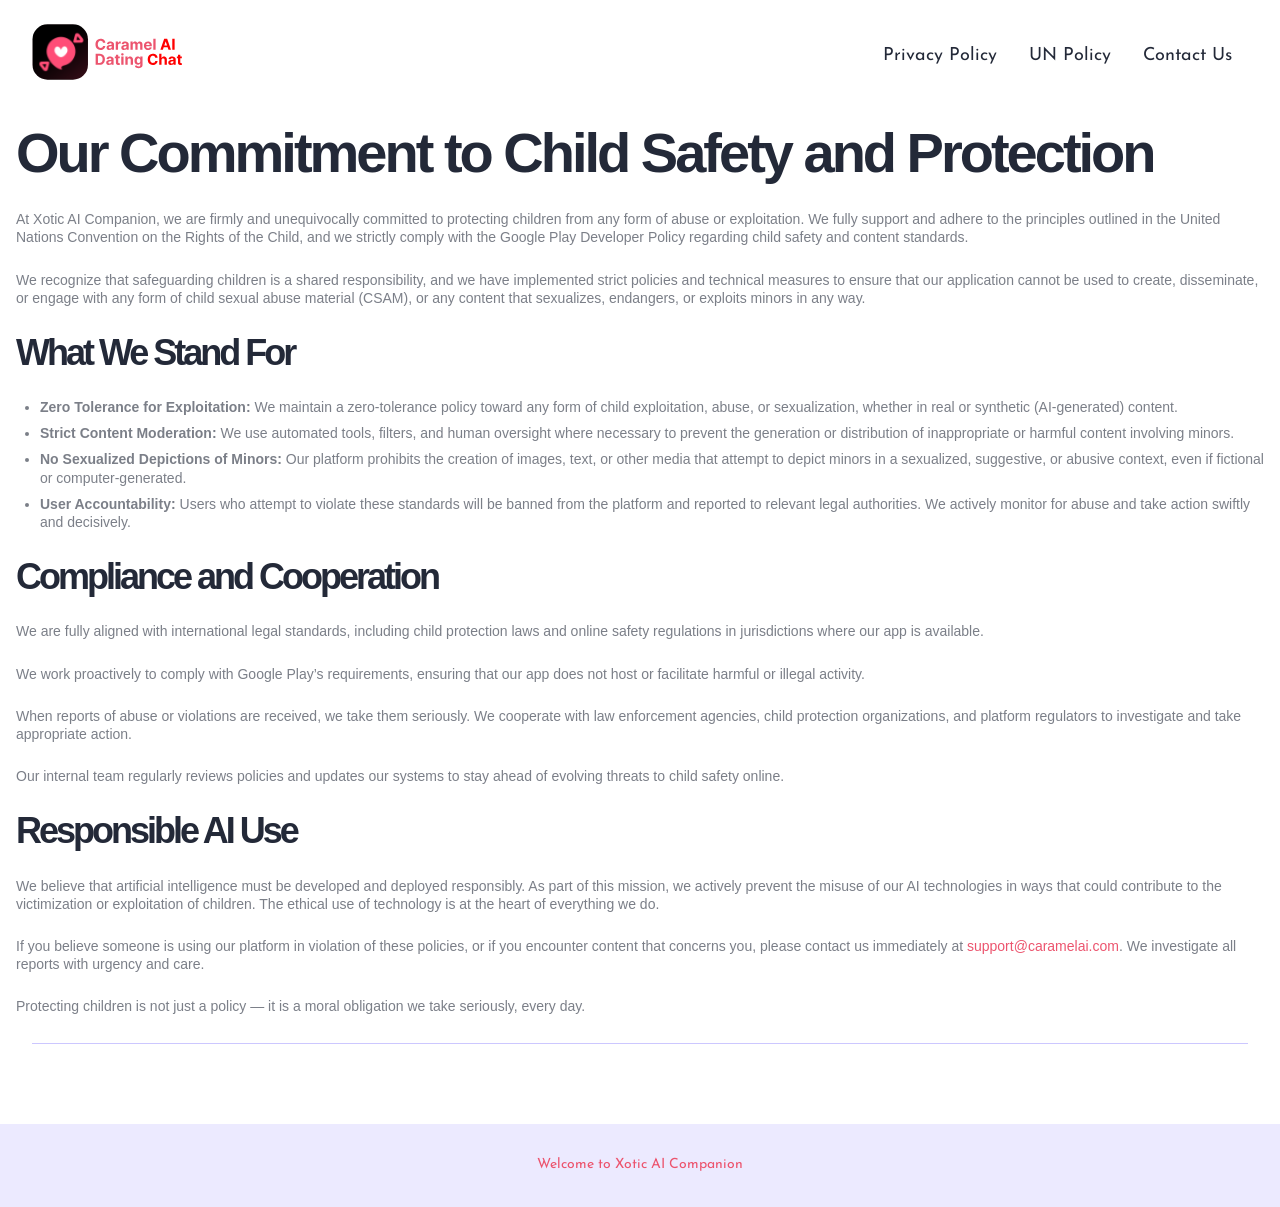
<file: policyUN.html>
<!DOCTYPE html>
<html lang="ru">
<head>
    <!-- partial:parts/_head.html -->
    <meta charset="utf-8">
<title>Privacy UN</title>
<meta name="viewport" content="width=device-width, initial-scale=1 , maximum-scale=1, user-scalable=0">
<meta http-equiv="x-ua-compatible" content="ie=edge">
<link rel="stylesheet" href="css/libs.min.css"/>
<link rel="stylesheet" href="css/main.css"/>
<link href="images/logo-mob.png" rel="shortcut icon" type="image/x-icon" />
<link href="https://fonts.googleapis.com/css2?family=Josefin+Sans:wght@400;600;700&display=swap" rel="stylesheet">
    <!-- partial -->
</head>
<body>
<div id="wrapper" class="wrapper">
    <!-- partial:parts/_header.html -->
    <header id="header" class="header">
    <div class="container">
        <!-- logo -->
        <div class="site-logo">
            <a href="index.html" class="site-logo__link">
                <picture>
                    <source media="(max-width: 767px)" srcset="images/logo-mob.png">
                    <source srcset="images/logo.svg">
                    <img class="site-logo__img" src="images/logo.svg" alt="logo"/>
                </picture>
            </a>
        </div>
        <div class="header-mobile">

            <div class="header-nav">
                <div class="nav-toggle"><span class="nav-toggle__link"></span><span class="nav-toggle__link"></span><span
                        class="nav-toggle__link"></span></div>
                <div class="header-nav__container">
                    <div class="header-nav__menu">
                        <nav class="nav">
                            <ul class="nav__list">
                                <li class="nav__item"><a href="privacy.html" class="nav__link">Privacy Policy</a></li>
                                <li class="nav__item"><a href="policyUN.html" class="nav__link">UN Policy </a></li>
                                <li class="nav__item"><a href="contactUs.html" class="nav__link">Contact Us</a></li>
                            </ul><!-- //nav__list -->
                        </nav><!-- //nav -->
                    </div>
                    
                </div>
            </div>
        </div>


    </div><!-- //container -->
</header><!-- //site-header -->
    <br>
    <br>
    <br>
    <br>
    <br>

     <main class="container" style="padding: 2em 1em; font-family: 'Helvetica Neue', Helvetica, Arial, sans-serif;">
     <h1>Our Commitment to Child Safety and Protection</h1>

  <p>
    At Xotic AI Companion, we are firmly and unequivocally committed to protecting children from any form of abuse or exploitation.
    We fully support and adhere to the principles outlined in the United Nations Convention on the Rights of the Child,
    and we strictly comply with the Google Play Developer Policy regarding child safety and content standards.
  </p>

  <p>
    We recognize that safeguarding children is a shared responsibility, and we have implemented strict policies and technical
    measures to ensure that our application cannot be used to create, disseminate, or engage with any form of child sexual
    abuse material (CSAM), or any content that sexualizes, endangers, or exploits minors in any way.
  </p>

  <h2>What We Stand For</h2>
  <ul>
    <li><strong>Zero Tolerance for Exploitation:</strong> We maintain a zero-tolerance policy toward any form of child exploitation, abuse, or sexualization, whether in real or synthetic (AI-generated) content.</li>
    <li><strong>Strict Content Moderation:</strong> We use automated tools, filters, and human oversight where necessary to prevent the generation or distribution of inappropriate or harmful content involving minors.</li>
    <li><strong>No Sexualized Depictions of Minors:</strong> Our platform prohibits the creation of images, text, or other media that attempt to depict minors in a sexualized, suggestive, or abusive context, even if fictional or computer-generated.</li>
    <li><strong>User Accountability:</strong> Users who attempt to violate these standards will be banned from the platform and reported to relevant legal authorities. We actively monitor for abuse and take action swiftly and decisively.</li>
  </ul>

  <h2>Compliance and Cooperation</h2>
  <p>
    We are fully aligned with international legal standards, including child protection laws and online safety regulations in jurisdictions where our app is available.
  </p>
  <p>
    We work proactively to comply with Google Play’s requirements, ensuring that our app does not host or facilitate harmful or illegal activity.
  </p>
  <p>
    When reports of abuse or violations are received, we take them seriously. We cooperate with law enforcement agencies, child protection organizations,
    and platform regulators to investigate and take appropriate action.
  </p>
  <p>
    Our internal team regularly reviews policies and updates our systems to stay ahead of evolving threats to child safety online.
  </p>

  <h2>Responsible AI Use</h2>
  <p>
    We believe that artificial intelligence must be developed and deployed responsibly. As part of this mission,
    we actively prevent the misuse of our AI technologies in ways that could contribute to the victimization or exploitation of children.
    The ethical use of technology is at the heart of everything we do.
  </p>

  <p>
    If you believe someone is using our platform in violation of these policies, or if you encounter content that concerns you,
    please contact us immediately at <a href="mailto:support@caramelai.com">support@caramelai.com</a>. We investigate all reports with urgency and care.
  </p>

  <p>
    Protecting children is not just a policy — it is a moral obligation we take seriously, every day.
  </p> 
     </main>


    <!-- partial:parts/_footer.html -->
    <footer id="footer" class="footer">
    <div class="footer-top">
        <div class="container">
            <div class="footer-top__container">
                <div class="row align-center">
                    
                
                </div>
            </div>
        </div>
    </div>
    <div class="footer-bottom">
        <div class="container">
            <span class="copyright text-center">Welcome to Xotic AI Companion</span>
        </div>
    </div>
</footer>
<script src="https://code.jquery.com/jquery-3.4.1.min.js"></script><!-- jQuery -->
<script src="js/libs.min.js"></script><!-- скрипты библиотек -->
<script src="js/main.js"></script><!-- кастомные скрипты -->
    <!-- partial -->
    <!-- partial:parts/_popups.html -->
    <div class="popup-wrap">


    <div class="popup location-popup">
        <div class="container">
            <div class="popup-remove">
                <svg class="popup-remove__ico" width="24" height="24" viewBox="0 0 24 24" xmlns="http://www.w3.org/2000/svg">
                    <path opacity="0.4" fill-rule="evenodd" clip-rule="evenodd" d="M6.07172 3.10665C5.87646 2.91139 5.55988 2.91139 5.36462 3.10665L3.9504 4.52087C3.75514 4.71613 3.75514 5.03271 3.9504 5.22797L11.1499 12.4275L3.9516 19.6257C3.75634 19.821 3.75634 20.1376 3.95161 20.3328L5.36582 21.7471C5.56108 21.9423 5.87766 21.9423 6.07292 21.7471L13.2712 14.5488L20.2139 21.4914C20.4091 21.6867 20.7257 21.6867 20.921 21.4914L22.3352 20.0772C22.5304 19.882 22.5304 19.5654 22.3352 19.3701L15.3925 12.4275L22.3364 5.48361C22.5316 5.28834 22.5316 4.97176 22.3364 4.7765L20.9222 3.36228C20.7269 3.16702 20.4103 3.16702 20.2151 3.36228L13.2712 10.3061L6.07172 3.10665Z"/>
                    <path fill-rule="evenodd" clip-rule="evenodd" d="M5.07148 3.10665C4.87622 2.91139 4.55963 2.91139 4.36437 3.10665L2.95016 4.52087C2.7549 4.71613 2.7549 5.03271 2.95016 5.22797L10.1496 12.4275L2.95136 19.6257C2.7561 19.821 2.7561 20.1376 2.95136 20.3328L4.36557 21.7471C4.56084 21.9423 4.87742 21.9423 5.07268 21.7471L12.271 14.5488L19.2136 21.4914C19.4089 21.6867 19.7255 21.6867 19.9207 21.4914L21.3349 20.0772C21.5302 19.882 21.5302 19.5654 21.3349 19.3701L14.3923 12.4275L21.3361 5.48361C21.5314 5.28834 21.5314 4.97176 21.3361 4.7765L19.9219 3.36228C19.7267 3.16702 19.4101 3.16702 19.2148 3.36228L12.271 10.3061L5.07148 3.10665Z"/>
                </svg>

            </div>
            <div class="popup-content">
                <div class="row">
                    <div class="col col_5 col_middle-desktop-12">
                        <div class="subscription-icon">
                            <svg width="592" height="231" viewBox="0 0 592 231" fill="none" xmlns="http://www.w3.org/2000/svg">
                                <ellipse cx="296" cy="211.5" rx="296" ry="19.5" fill="url(#paint0_radial_815_2)"/>
                                <path fill-rule="evenodd" clip-rule="evenodd" d="M190.4 104.105C186.865 104.105 184 106.971 184 110.505V120.105C184 123.639 186.865 126.504 190.4 126.504H192.533V202.233C192.533 205.768 195.398 208.633 198.933 208.633H319.459C322.994 208.633 325.859 205.768 325.859 202.233V126.504H327.992C331.527 126.504 334.392 123.639 334.392 120.105V110.505C334.392 106.971 331.527 104.105 327.992 104.105H190.4Z" fill="white"/>
                                <path opacity="0.15" d="M323.726 126.504L323.726 137.17L194.666 137.17L194.666 126.504L323.726 126.504Z" fill="#232938"/>
                                <path opacity="0.15" d="M323.726 202.233L323.726 206.5L194.666 206.5L194.666 202.233L323.726 202.233Z" fill="#232938"/>
                                <path d="M242.664 124.371H276.796V208.633H242.664V124.371Z" fill="#CFE2FF"/>
                                <path opacity="0.8" d="M244.796 126.504H249.063V206.5H244.796V126.504Z" fill="white"/>
                                <path d="M237.864 61.441C250.663 58.8812 253.199 81.5681 254.977 95.2563C256.632 94.967 258.559 94.8671 260.796 95.0392C260.618 81.7066 265.062 55.8947 284.261 59.3078C291.727 60.9077 292.794 68.374 297.594 71.0405C302.393 73.707 310.393 82.7732 302.927 92.3727C296.954 100.052 281.595 103.039 274.662 103.572L269.862 101.972L245.863 102.505C245.33 103.928 242.877 106.345 237.33 104.639C236.05 103.785 226.131 100.017 221.331 98.239C217.243 97.1724 212.692 97.3857 210.132 89.7062C206.932 80.1067 216.532 75.307 220.798 74.2403C224.211 73.3871 227.553 69.6184 228.798 67.8407C231.357 62.721 235.908 61.441 237.864 61.441Z" fill="#CFE2FF"/>
                                <path fill-rule="evenodd" clip-rule="evenodd" d="M272.505 65.2942C277.307 61.2199 282.855 61.6784 286.872 63.6868C287.399 63.9503 287.612 64.5909 287.349 65.1178C287.085 65.6447 286.445 65.8583 285.918 65.5948C282.468 63.8702 277.883 63.5288 273.886 66.9208C269.814 70.3752 266.119 77.8831 265.06 92.45C265.017 93.0375 264.506 93.4792 263.919 93.4364C263.331 93.3937 262.889 92.8828 262.932 92.2953C264.006 77.5305 267.777 69.306 272.505 65.2942ZM213.332 81.5357C213.913 81.6325 213.948 82.3675 213.851 82.9485C212.265 85.8021 212.287 87.7362 214.455 90.4229C216.697 93.2003 221.364 96.0576 230.7 98.816L230.718 98.8212L230.735 98.827C232.864 99.5365 237.838 101.3 240.474 102.618C241.001 102.881 241.215 103.522 240.951 104.049C240.688 104.576 240.047 104.789 239.52 104.526C237.044 103.288 232.224 101.573 230.078 100.857C220.653 98.0701 215.459 95.0628 212.795 91.7626C210.057 88.3697 210.132 85.2688 211.747 82.5978C211.844 82.0168 212.751 81.4389 213.332 81.5357Z" fill="white"/>
                                <path d="M241.597 108.372C241.597 104.838 244.462 101.972 247.997 101.972H271.462C274.997 101.972 277.862 104.838 277.862 108.372V122.238C277.862 125.772 274.997 128.637 271.462 128.637H247.997C244.462 128.637 241.597 125.772 241.597 122.238V108.372Z" fill="#CFE2FF"/>
                                <path opacity="0.8" d="M247.997 104.105V104.105C245.64 104.105 243.73 106.016 243.73 108.372V122.238C243.73 124.594 245.64 126.504 247.997 126.504V126.504V104.105Z" fill="white"/>
                                <path fill-rule="evenodd" clip-rule="evenodd" d="M236.516 104.105H243.226C243.717 103.558 244.3 103.095 244.951 102.742C245.612 100.343 248.122 96.7979 253.786 95.477C252.834 88.7271 251.813 79.2404 248.508 71.613C246.771 67.6038 246.866 67.3934 244.546 65.1536C242.252 62.9375 239.765 61.9351 237.006 62.4868L236.903 62.5076L236.797 62.5076C235.177 62.5076 231.035 63.6172 228.685 68.3176L228.65 68.3879L228.605 68.4523C227.94 69.4025 226.74 70.8515 225.256 72.1812C223.789 73.4969 221.945 74.7863 219.99 75.275C217.987 75.7759 214.712 77.1678 212.353 79.5275C210.05 81.8305 208.628 85.0215 210.077 89.3688C211.732 93.2684 211.964 93.0939 213.865 94.8683C216.789 96.8975 219.667 97.7691 221.6 98.2735L221.652 98.2869L221.702 98.3053C224.106 99.1957 227.792 100.585 231.04 101.859C232.664 102.496 234.183 103.106 235.381 103.613C235.787 103.785 236.171 103.95 236.516 104.105ZM230.923 104.105C230.705 104.019 230.484 103.932 230.261 103.845C227.052 102.586 223.406 101.212 221.01 100.324C218.853 99.754 215.538 98.4284 212.417 96.262C210.132 94.335 209.599 93.2684 208.053 90.0434C206.303 84.7912 208.081 80.7826 210.844 78.0191C213.551 75.3125 217.21 73.7712 219.473 73.2055C220.931 72.8409 222.464 71.8194 223.832 70.5929C225.152 69.4103 226.224 68.1212 226.814 67.2906C229.547 61.897 234.364 60.42 236.689 60.3754C240.287 59.693 243.417 61.0972 246.028 63.6191C248.64 66.1409 248.68 66.6448 250.465 70.7648C253.861 78.6002 254.916 88.2506 255.889 95.112C257.058 94.9735 258.334 94.9218 259.725 94.9754C259.765 88.2769 260.91 78.974 264.291 71.5199C266.083 67.5686 268.537 64.0601 271.864 61.7646C275.222 59.4483 279.387 58.4245 284.448 59.3242L284.466 59.3275L284.485 59.3314C288.597 60.2126 290.928 62.7307 292.781 65.2007C293.162 65.7086 293.508 66.1928 293.842 66.6602C294.35 67.3711 294.83 68.0438 295.364 68.7022C296.216 69.7527 297.081 70.6022 298.112 71.1747C300.686 72.6046 304.064 75.7021 305.837 79.7448C307.644 83.8663 307.766 88.9548 303.769 94.094C300.58 98.1937 294.991 100.942 289.484 102.733C287.839 103.268 286.184 103.723 284.577 104.105H327.992C331.527 104.105 334.392 106.971 334.392 110.505V120.105C334.392 123.639 331.527 126.504 327.992 126.504H325.859V202.233C325.859 205.768 322.994 208.633 319.459 208.633H198.933C195.398 208.633 192.533 205.768 192.533 202.233C192.533 176.99 192.533 151.747 192.533 126.504H190.4C186.865 126.504 184 123.639 184 120.105V119.038V116.905V110.505C184 106.971 186.865 104.105 190.4 104.105H230.923ZM186.133 116.905V110.505C186.133 108.149 188.043 106.239 190.4 106.239L236.264 106.239H237.33H239.464L241.961 106.239C241.725 106.906 241.597 107.624 241.597 108.372V122.238C241.597 122.986 241.725 123.704 241.961 124.371L192.533 124.371L190.4 124.371C188.043 124.371 186.133 122.461 186.133 120.105V116.905ZM194.666 126.504H242.663V206.5H198.933C196.576 206.5 194.666 204.59 194.666 202.233C194.666 176.99 194.666 151.747 194.666 126.504ZM274.662 127.781V206.5H244.797V127.781C245.738 128.326 246.831 128.637 247.996 128.637H271.462C272.628 128.637 273.72 128.326 274.662 127.781ZM276.795 206.5V126.504H323.726V202.233C323.726 204.59 321.816 206.5 319.459 206.5H276.795ZM325.859 124.371L327.992 124.371C330.348 124.371 332.259 122.461 332.259 120.105V110.505C332.259 108.149 330.348 106.239 327.992 106.239H277.497C277.733 106.906 277.862 107.624 277.862 108.372V122.238C277.862 122.986 277.733 123.704 277.497 124.371L325.859 124.371ZM247.94 104.106C245.315 104.136 244.301 106.239 244.301 106.239C243.938 106.866 243.73 107.595 243.73 108.372V122.238C243.73 123.015 243.938 123.743 244.301 124.371C244.301 124.371 245.33 126.504 247.996 126.504H259.729H271.462C274.128 126.504 275.158 124.371 275.158 124.371C275.521 123.743 275.728 123.015 275.728 122.238V108.372C275.728 107.595 275.521 106.866 275.158 106.239C275.075 106.095 274.948 105.906 274.777 105.699L274.743 105.702L274.741 105.657C274.154 104.966 273.075 104.105 271.462 104.105H269.71L269.7 104.109L247.94 104.106ZM275.594 103.485C279.008 103.143 283.968 102.284 288.824 100.704C294.224 98.9486 299.3 96.3643 302.085 92.7844C305.554 88.3241 305.409 84.0798 303.883 80.6017C302.323 77.0448 299.302 74.276 297.076 73.0394C295.706 72.2786 294.639 71.1949 293.707 70.0455C293.146 69.3532 292.586 68.5717 292.04 67.8098C291.712 67.352 291.389 66.9008 291.074 66.4807C289.33 64.1552 287.399 62.1433 284.056 61.4212C279.526 60.6202 275.942 61.5431 273.076 63.5205C270.176 65.5214 267.93 68.6592 266.234 72.4009C263 79.5317 261.884 88.5766 261.858 95.1062C264.183 95.3982 266.281 96.6057 267.833 97.9715C268.734 98.7642 269.486 99.64 270.021 100.485C270.322 100.959 270.581 101.466 270.744 101.972H271.462C273.037 101.972 274.479 102.541 275.594 103.485ZM268.423 101.972C268.364 101.863 268.296 101.748 268.219 101.626C267.804 100.971 267.19 100.247 266.424 99.573C264.876 98.2107 262.85 97.1723 260.796 97.1723H260.755L260.714 97.1692C258.555 97.0031 256.718 97.1012 255.16 97.3734C250.793 98.137 248.573 100.276 247.581 101.986C247.718 101.977 247.857 101.972 247.996 101.972H268.423Z" fill="#232938"/>
                                <path d="M406.025 129.906H281.205V202.801C281.205 206.11 283.887 208.792 287.196 208.792H400.034C403.342 208.792 406.025 206.11 406.025 202.801V129.906Z" fill="white"/>
                                <path opacity="0.15" d="M282.203 202.801L282.203 206.795L403.029 206.795L403.029 202.801L282.203 202.801Z" fill="#232938"/>
                                <path d="M356.097 131.903H331.133V206.795H356.097V131.903Z" fill="#FFCFEC"/>
                                <path fill-rule="evenodd" clip-rule="evenodd" d="M329.136 131.903H283.202V202.801C283.202 205.007 284.99 206.795 287.196 206.795H329.136V131.903ZM331.133 131.903H356.097V206.795H331.133V131.903ZM358.094 206.795V131.903H404.028V202.801C404.028 205.007 402.239 206.795 400.034 206.795H358.094ZM358.094 129.906H329.136H281.205V202.801C281.205 206.11 283.887 208.792 287.196 208.792H329.136H358.094H400.034C403.342 208.792 406.025 206.11 406.025 202.801V129.906H358.094Z" fill="#232938"/>
                                <path opacity="0.8" d="M356.097 131.903H352.103V206.795H356.097V131.903Z" fill="white"/>
                                <path d="M308.825 78.7226C305.882 77.2098 302.27 78.3691 300.757 81.3119L241.864 195.876C240.351 198.818 241.511 202.43 244.453 203.943L252.446 208.052C255.389 209.565 259.001 208.406 260.514 205.463L319.407 90.8991C320.92 87.9563 319.76 84.3442 316.817 82.8314L308.825 78.7226Z" fill="white"/>
                                <path fill-rule="evenodd" clip-rule="evenodd" d="M243.64 196.789L302.533 82.225C303.542 80.2631 305.95 79.4902 307.912 80.4988L315.904 84.6076C317.866 85.6161 318.639 88.0242 317.631 89.9861L258.738 204.55C257.729 206.512 255.321 207.284 253.359 206.276L245.367 202.167C243.405 201.159 242.632 198.75 243.64 196.789ZM300.757 81.3119C302.27 78.3691 305.882 77.2098 308.825 78.7226L316.817 82.8314C319.76 84.3442 320.92 87.9563 319.407 90.8991L260.514 205.463C259.001 208.406 255.389 209.565 252.446 208.052L244.453 203.943C241.511 202.43 240.351 198.818 241.864 195.875L300.757 81.3119Z" fill="#232938"/>
                                <path d="M282.396 126.765C279.453 125.252 275.841 126.411 274.328 129.354L264.284 148.892C262.772 151.835 263.931 155.447 266.874 156.96L278.419 162.895C281.362 164.408 284.974 163.248 286.487 160.306L296.53 140.768C298.043 137.825 296.884 134.213 293.941 132.7L282.396 126.765Z" fill="#FFCFEC"/>
                                <path fill-rule="evenodd" clip-rule="evenodd" d="M266.061 149.805L276.104 130.267C277.113 128.305 279.521 127.533 281.483 128.541L293.028 134.476C294.99 135.485 295.763 137.893 294.754 139.855L284.711 159.393C283.702 161.354 281.294 162.127 279.332 161.119L267.787 155.184C265.825 154.175 265.052 151.767 266.061 149.805ZM274.328 129.354C275.841 126.411 279.453 125.252 282.396 126.765L293.941 132.7C296.884 134.213 298.043 137.825 296.53 140.768L286.487 160.306C284.974 163.248 281.362 164.408 278.419 162.895L266.874 156.96C263.931 155.447 262.772 151.835 264.284 148.892L274.328 129.354Z" fill="#232938"/>
                                <path opacity="0.8" d="M276.152 130.224V130.224C277.141 128.307 279.531 127.572 281.489 128.582L293.01 134.528C294.968 135.538 295.753 137.912 294.764 139.829V139.829L276.152 130.224Z" fill="white"/>
                                <path d="M418.008 107.937V92.959L387.552 122.417L418.008 107.937Z" fill="#FFCFEC"/>
                                <path d="M385.098 55.0606L367.227 92.0184L367.227 86.3861L381.23 39.4545L385.098 55.0606Z" fill="#D7CFFF"/>
                                <path d="M344.624 51.3549L339.982 35.6727L338.276 42.5582L344.624 51.3549Z" fill="#D7CFFF"/>
                                <path d="M314.09 61.1915L326.065 78.7774L328.532 79.3363L312.761 44.9659L314.09 61.1915Z" fill="#CFE2FF"/>
                                <path d="M325.781 123.924L324.688 116.614L317.001 112.64L317.773 119.784L325.781 123.924Z" fill="#FFE0CF"/>
                                <path d="M366.932 105.531L371.419 104.575L373.588 99.6595L369.191 100.411L366.932 105.531Z" fill="#CFE2FF"/>
                                <path d="M343.968 97.5764L343.574 92.5848L338.255 88.5029L338.428 93.3245L343.968 97.5764Z" fill="#FFE0CF"/>
                                <path fill-rule="evenodd" clip-rule="evenodd" d="M427.59 63.0649C422.566 61.9951 416.925 62.0508 412.161 63.6009C411.637 63.7716 411.35 64.335 411.521 64.8594C411.691 65.3839 412.255 65.6707 412.779 65.5C417.148 64.0783 422.425 64.007 427.174 65.0182C431.95 66.0351 436 68.1032 438.073 70.7696C442.382 76.3148 442.485 83.3954 438.401 88.008C437.038 89.4062 435.671 89.9009 434.497 89.8971C433.303 89.8932 432.193 89.3735 431.361 88.5409C430.527 87.7052 430.013 86.5929 429.974 85.4683C429.936 84.369 430.348 83.1943 431.487 82.1687C431.896 81.7996 431.929 81.1682 431.56 80.7584C431.191 80.3487 430.56 80.3157 430.15 80.6849C428.584 82.0956 427.919 83.834 427.978 85.5371C428.036 87.2148 428.792 88.7943 429.948 89.9521C431.107 91.113 432.708 91.8885 434.491 91.8942C436.29 91.9 438.162 91.1223 439.85 89.3833L439.865 89.3675L439.88 89.351C444.73 83.8925 444.444 75.7132 439.649 69.544C437.167 66.3499 432.588 64.1289 427.59 63.0649ZM410.384 65.2989C410.159 64.7952 409.569 64.5691 409.065 64.7938C401.374 68.2249 394.193 74.9647 387.972 84.7294C387.675 85.1945 387.812 85.8118 388.277 86.1081C388.742 86.4045 389.36 86.2677 389.656 85.8025C395.739 76.2554 402.65 69.8424 409.879 66.6176C410.383 66.393 410.609 65.8025 410.384 65.2989ZM387.916 86.6963C387.442 86.4148 386.829 86.5711 386.548 87.0454C386.237 87.5691 385.929 88.1007 385.623 88.6403C385.351 89.1202 385.52 89.7295 386 90.0013C386.48 90.2731 387.089 90.1044 387.361 89.6246C387.66 89.0965 387.961 88.5765 388.265 88.0646C388.547 87.5903 388.39 86.9777 387.916 86.6963ZM385.327 91.2417C384.838 90.987 384.235 91.1771 383.98 91.6662C379.978 99.3534 376.468 108.49 373.603 119.013C373.458 119.545 373.772 120.094 374.304 120.239C374.836 120.384 375.385 120.07 375.53 119.538C378.364 109.127 381.826 100.128 385.751 92.5885C386.006 92.0994 385.816 91.4964 385.327 91.2417Z" fill="#232938"/>
                                <path fill-rule="evenodd" clip-rule="evenodd" d="M334.051 5.73596C338.997 7.12272 343.966 9.79272 347.465 13.3784C347.85 13.7732 347.842 14.4054 347.447 14.7905C347.052 15.1756 346.42 15.1678 346.035 14.7731C342.827 11.4845 338.187 8.96982 333.512 7.65893C328.81 6.34065 324.263 6.29063 321.189 7.68908C314.796 10.5974 311.416 16.82 312.889 22.8015C313.447 24.6733 314.427 25.7461 315.469 26.2881C316.528 26.8396 317.753 26.8951 318.876 26.544C320.003 26.1917 320.975 25.4456 321.532 24.4677C322.076 23.5119 322.257 22.2801 321.725 20.843C321.534 20.3258 321.798 19.7514 322.315 19.56C322.833 19.3686 323.407 19.6328 323.598 20.15C324.33 22.1268 324.111 23.9751 323.268 25.456C322.437 26.9147 321.033 27.9621 319.472 28.4502C317.906 28.9397 316.128 28.8829 314.547 28.0596C312.951 27.229 311.655 25.6708 310.968 23.3466L310.962 23.3255L310.956 23.3042C309.197 16.2172 313.25 9.10686 320.362 5.87125C324.044 4.19596 329.131 4.3566 334.051 5.73596ZM348.229 15.6834C348.662 15.3414 349.29 15.4148 349.632 15.8474C349.984 16.2927 350.327 16.7502 350.661 17.2199C350.98 17.6693 350.875 18.2928 350.426 18.6123C349.976 18.9319 349.353 18.8266 349.033 18.3772C348.719 17.9347 348.396 17.5043 348.065 17.0861C347.723 16.6535 347.797 16.0255 348.229 15.6834ZM352.338 21.8316C352.832 21.5861 353.431 21.7874 353.677 22.2812C360.227 35.456 361.381 55.3921 355.867 80.3607C355.748 80.8992 355.215 81.2394 354.676 81.1204C354.138 81.0015 353.798 80.4685 353.917 79.93C359.386 55.1644 358.147 35.7591 351.888 23.1703C351.643 22.6765 351.844 22.0771 352.338 21.8316ZM354.076 84.1654C354.612 84.2953 354.942 84.835 354.812 85.371L352.315 95.6747C352.186 96.2106 351.646 96.5399 351.11 96.41C350.574 96.2802 350.245 95.7404 350.374 95.2044L352.871 84.9008C353.001 84.3648 353.54 84.0355 354.076 84.1654Z" fill="#232938"/>
                                <path fill-rule="evenodd" clip-rule="evenodd" d="M360.875 117.489L368.92 56.3411L368.601 56.2991L360.556 117.447L360.875 117.489Z" fill="#D7CFFF"/>
                                <path fill-rule="evenodd" clip-rule="evenodd" d="M336.274 100.642L318.266 33.435L318.563 33.3421L336.571 100.549L336.274 100.642Z" fill="#D7CFFF"/>
                                <path fill-rule="evenodd" clip-rule="evenodd" d="M340.752 130.127C340.752 124.024 347.382 119.077 355.561 119.077C363.74 119.077 370.37 124.024 370.37 130.127L340.752 130.127Z" fill="#FFE0CF"/>
                                <defs>
                                    <radialGradient id="paint0_radial_815_2" cx="0" cy="0" r="1" gradientUnits="userSpaceOnUse" gradientTransform="translate(296 211.5) rotate(90) scale(19.5 296)">
                                        <stop offset="0" stop-color="#403A80" stop-opacity="0.15"/>
                                        <stop offset="1" stop-color="white" stop-opacity="0"/>
                                    </radialGradient>
                                </defs>
                            </svg>
                        </div>
                    </div>
                    <div class="col col_7 col_middle-desktop-12">
                        <div class="row align-center-desktop">
                            <div class="col col_8 col_middle-desktop-12 text-desktop-center">
                                <div class="subscription-description wysiwyg">
                                    <h3 class="h3 title">Vehicula lobortis id mattis facilisi</h3>
                                    <p>Feugiat nullam bibendum. Placerat vitae ullamcorper in amet convallis dignissim lacus, aenean. Magna mollis sit odio sit aliquet facilisi</p>
                                </div>
                                <form id="subscription-form-phone" class="form subscription-form" name="subscription-form-phone" method="post">
                                    <div class="form-field ">
                                        <div class="form-group">
                                            <label class="label-wrap  label-icon label-icon-position-left" for="subscription_phone">
                                                <input id="subscription_phone" class="phone_mask" type="tel" placeholder="Enter your phone number" name="subscription_phone" required>
                                                <svg class="icon icon-label" width="24" height="24" viewBox="0 0 24 24" xmlns="http://www.w3.org/2000/svg"> <path opacity="0.2" fill-rule="evenodd" clip-rule="evenodd" d="M6.58854 2.49686C6.66391 2.46627 6.83694 2.3999 7.04624 2.3999C7.22525 2.3999 7.36604 2.44984 7.43424 2.47703C7.51398 2.50883 7.5828 2.54619 7.63513 2.57723C7.73989 2.63936 7.84397 2.71551 7.93803 2.78943C8.12948 2.93989 8.35528 3.14147 8.59347 3.36642C9.0738 3.82006 9.65914 4.42074 10.2232 5.02878C10.7874 5.6371 11.3422 6.2656 11.7602 6.77708C11.9677 7.03097 12.1518 7.26861 12.2883 7.46673C12.3555 7.56424 12.4229 7.6691 12.4772 7.77168C12.5043 7.82285 12.5362 7.88856 12.5632 7.96304C12.5857 8.02516 12.6292 8.15762 12.6292 8.32436C12.6292 8.57524 12.5367 8.76806 12.4748 8.87412C12.4082 8.98813 12.3299 9.08116 12.2655 9.14995C12.1368 9.28738 11.9798 9.41615 11.8341 9.52669C11.5445 9.74641 11.1709 9.9893 10.8339 10.2085L10.8149 10.2208C10.4849 10.4354 10.1886 10.6286 9.96307 10.7946C10.8337 12.8277 12.1165 14.142 13.2506 14.9597C13.8652 15.4028 14.4347 15.6987 14.867 15.8812C15.0395 15.954 15.1868 16.0074 15.303 16.0444C15.3094 16.0378 15.316 16.031 15.3228 16.0239C15.4988 15.84 15.7091 15.5845 15.9504 15.2903L15.9646 15.2729C16.1881 15.0004 16.4403 14.6929 16.6692 14.4537C16.7853 14.3323 16.9209 14.2013 17.0648 14.0945C17.1681 14.0178 17.446 13.8191 17.817 13.8191C18.0631 13.8191 18.266 13.9155 18.3304 13.9461L18.3328 13.9473C18.4347 13.9957 18.5376 14.0558 18.6323 14.1155C18.8243 14.2364 19.0509 14.3987 19.2902 14.5802C19.7724 14.946 20.3596 15.4311 20.9258 15.9252C21.4916 16.419 22.0507 16.9343 22.4739 17.362C22.6834 17.5739 22.8739 17.7786 23.0177 17.9563C23.0883 18.0436 23.1632 18.1434 23.2251 18.247L23.2273 18.2507C23.265 18.3137 23.3999 18.539 23.3999 18.83C23.3999 19.017 23.3476 19.1746 23.3207 19.2499C23.2867 19.3446 23.2442 19.4376 23.2018 19.5221C23.1163 19.6922 23.0029 19.8838 22.8763 20.0806C22.6214 20.4768 22.2786 20.9472 21.908 21.3991C21.5398 21.8481 21.1241 22.3033 20.7214 22.6552C20.5208 22.8304 20.3033 22.9979 20.0801 23.1262C19.881 23.2406 19.5902 23.3755 19.2544 23.3838C14.91 23.6251 10.6958 21.1423 7.61768 17.8456C4.53673 14.5458 2.3999 10.226 2.3999 6.49728C2.3999 6.23982 2.50133 6.04005 2.54298 5.96208C2.59865 5.85784 2.66552 5.76228 2.72621 5.68275C2.84913 5.52168 3.00808 5.3471 3.17652 5.17517C3.51754 4.82706 3.96468 4.42187 4.41644 4.03998C4.86887 3.65753 5.34342 3.28366 5.74344 3.0006C5.9417 2.8603 6.13625 2.73189 6.30869 2.63464C6.39415 2.58644 6.49005 2.53683 6.58854 2.49686ZM15.155 16.1821C15.1317 16.1994 15.1337 16.1941 15.1576 16.1802C15.1567 16.1808 15.1558 16.1815 15.155 16.1821ZM9.69316 11.0172C9.69315 11.0172 9.6937 11.0165 9.69491 11.0152C9.69378 11.0165 9.69317 11.0172 9.69316 11.0172ZM4.20291 6.71752C4.28666 9.80208 6.11111 13.5945 8.93334 16.6171C11.8141 19.7025 15.5415 21.7822 19.1429 21.5872C19.1529 21.5823 19.1663 21.5753 19.1831 21.5656C19.2673 21.5172 19.3864 21.4313 19.537 21.2997C19.8367 21.0378 20.182 20.6652 20.5162 20.2576C20.848 19.8531 21.1491 19.4385 21.3625 19.1068C21.4053 19.0403 21.4432 18.9792 21.4762 18.924C21.3993 18.8392 21.3051 18.74 21.1942 18.6279C20.8125 18.2421 20.2887 17.7582 19.7423 17.2814C19.1963 16.8049 18.642 16.3478 18.2023 16.0142C18.0859 15.9259 17.9812 15.8491 17.8894 15.7843C17.7309 15.9585 17.5478 16.1811 17.3421 16.4318L17.3279 16.4491C17.1044 16.7217 16.8522 17.0291 16.6233 17.2683C16.5072 17.3897 16.3715 17.5208 16.2277 17.6275C16.1244 17.7043 15.8465 17.903 15.4755 17.903C15.2793 17.903 15.056 17.8479 14.8865 17.7989C14.6846 17.7406 14.4407 17.6551 14.1669 17.5395C13.6188 17.3081 12.9297 16.9474 12.198 16.4198C10.73 15.3615 9.08405 13.6262 8.07611 10.9226L8.01941 10.7705V10.6082C8.01941 10.3573 8.11185 10.1645 8.17379 10.0584C8.24037 9.94443 8.3187 9.8514 8.3831 9.78261C8.51175 9.64517 8.66878 9.5164 8.81448 9.40586C9.10411 9.18615 9.47766 8.94325 9.81473 8.72408L9.83367 8.71177C10.1214 8.52467 10.3835 8.35383 10.5954 8.20309C10.5283 8.11654 10.4518 8.02058 10.3664 7.91609C9.97953 7.44266 9.4514 6.8436 8.90348 6.2529C8.3553 5.66193 7.79918 5.09214 7.35756 4.67506C7.21374 4.53923 7.08762 4.42489 6.98167 4.33369C6.92206 4.37315 6.85577 4.41856 6.78319 4.46992C6.43687 4.71499 6.00411 5.05483 5.57849 5.41463C5.1522 5.77499 4.75056 6.14059 4.46231 6.43482C4.34902 6.55047 4.26298 6.64524 4.20291 6.71752ZM10.9554 7.91535C10.9554 7.91536 10.9549 7.91603 10.9537 7.91737C10.9548 7.91601 10.9554 7.91533 10.9554 7.91535ZM18.1375 15.54C18.1608 15.5227 18.1588 15.528 18.1349 15.5419C18.1358 15.5412 18.1367 15.5406 18.1375 15.54ZM17.5663 15.576C17.5454 15.5679 17.5421 15.5644 17.5607 15.5732C17.5621 15.5739 17.564 15.5749 17.5663 15.576ZM19.1193 21.5975C19.1193 21.5975 19.1202 21.5971 19.1222 21.5965C19.1202 21.5972 19.1193 21.5975 19.1193 21.5975Z"/> <path fill-rule="evenodd" clip-rule="evenodd" d="M5.38859 1.29691C5.46396 1.26632 5.63699 1.19995 5.84629 1.19995C6.0253 1.19995 6.16609 1.24989 6.23429 1.27708C6.31403 1.30888 6.38285 1.34624 6.43518 1.37728C6.53994 1.43941 6.64402 1.51556 6.73808 1.58948C6.92953 1.73994 7.15533 1.94152 7.39352 2.16647C7.87384 2.62011 8.45919 3.22079 9.0232 3.82883C9.58747 4.43715 10.1423 5.06565 10.5603 5.57713C10.7677 5.83102 10.9519 6.06866 11.0884 6.26678C11.1555 6.36429 11.223 6.46915 11.2772 6.57173C11.3043 6.6229 11.3362 6.68861 11.3632 6.76309C11.3858 6.82521 11.4292 6.95767 11.4292 7.1244C11.4292 7.37529 11.3368 7.56811 11.2748 7.67417C11.2083 7.78818 11.1299 7.88121 11.0655 7.95C10.9369 8.08743 10.7799 8.2162 10.6342 8.32674C10.3445 8.54645 9.97097 8.78935 9.6339 9.00852L9.61497 9.02083C9.28497 9.23542 8.98868 9.4286 8.76312 9.59463C9.63376 11.6277 10.9165 12.9421 12.0507 13.7597C12.6652 14.2028 13.2347 14.4987 13.6671 14.6813C13.8395 14.7541 13.9868 14.8074 14.1031 14.8444C14.1095 14.8379 14.1161 14.831 14.1229 14.8239C14.2988 14.64 14.5091 14.3845 14.7504 14.0903L14.7647 14.0729C14.9882 13.8004 15.2403 13.493 15.4692 13.2538C15.5854 13.1324 15.721 13.0013 15.8648 12.8946C15.9682 12.8179 16.246 12.6192 16.617 12.6192C16.8631 12.6192 17.0661 12.7156 17.1305 12.7462L17.1329 12.7473C17.2347 12.7957 17.3376 12.8559 17.4323 12.9155C17.6243 13.0364 17.851 13.1987 18.0902 13.3802C18.5725 13.7461 19.1597 14.2311 19.7259 14.7252C20.2917 15.219 20.8507 15.7343 21.2739 16.1621C21.4835 16.3739 21.674 16.5786 21.8177 16.7564C21.8883 16.8436 21.9632 16.9434 22.0251 17.047L22.0273 17.0507C22.065 17.1137 22.2 17.339 22.2 17.6301C22.2 17.8171 22.1477 17.9746 22.1207 18.0499C22.0868 18.1446 22.0442 18.2377 22.0018 18.3221C21.9164 18.4922 21.8029 18.6839 21.6764 18.8806C21.4215 19.2769 21.0787 19.7473 20.708 20.1992C20.3398 20.6481 19.9241 21.1033 19.5214 21.4552C19.3208 21.6305 19.1033 21.798 18.8802 21.9262C18.6811 22.0407 18.3903 22.1755 18.0544 22.1838C13.7101 22.4252 9.49586 19.9423 6.41773 16.6456C3.33678 13.3459 1.19995 9.02603 1.19995 5.29733C1.19995 5.03987 1.30138 4.8401 1.34303 4.76213C1.3987 4.65789 1.46556 4.56233 1.52626 4.4828C1.64918 4.32173 1.80813 4.14715 1.97656 3.97521C2.31759 3.62711 2.76473 3.22192 3.21649 2.84003C3.66892 2.45758 4.14347 2.08371 4.54349 1.80065C4.74175 1.66035 4.9363 1.53194 5.10874 1.43469C5.1942 1.38649 5.2901 1.33688 5.38859 1.29691ZM13.9551 14.9822C13.9317 14.9995 13.9338 14.9941 13.9577 14.9802C13.9568 14.9809 13.9559 14.9815 13.9551 14.9822ZM8.49321 9.81726C8.49319 9.81724 8.49375 9.81657 8.49496 9.81524C8.49383 9.81659 8.49322 9.81727 8.49321 9.81726ZM3.00296 5.51757C3.08671 8.60213 4.91116 12.3945 7.73339 15.4172C10.6142 18.5026 14.3415 20.5823 17.9429 20.3872C17.953 20.3823 17.9663 20.3753 17.9832 20.3657C18.0673 20.3173 18.1864 20.2314 18.337 20.0998C18.6367 19.8379 18.982 19.4652 19.3163 19.0577C19.6481 18.6532 19.9491 18.2386 20.1625 17.9068C20.2053 17.8404 20.2432 17.7793 20.2763 17.724C20.1994 17.6392 20.1052 17.5401 19.9943 17.428C19.6126 17.0422 19.0887 16.5583 18.5423 16.0814C17.9963 15.6049 17.4421 15.1479 17.0023 14.8143C16.886 14.726 16.7812 14.6491 16.6895 14.5843C16.5309 14.7585 16.3478 14.9811 16.1422 15.2318L16.1279 15.2492C15.9044 15.5217 15.6523 15.8292 15.4234 16.0684C15.3072 16.1898 15.1716 16.3209 15.0278 16.4276C14.9244 16.5043 14.6465 16.703 14.2756 16.703C14.0794 16.703 13.856 16.6479 13.6865 16.599C13.4847 16.5407 13.2407 16.4551 12.967 16.3395C12.4189 16.1081 11.7298 15.7474 10.998 15.2198C9.53003 14.1615 7.8841 12.4263 6.87616 9.72264L6.81946 9.57055V9.40825C6.81946 9.15736 6.9119 8.96455 6.97384 8.85848C7.04042 8.74448 7.11875 8.65144 7.18315 8.58265C7.3118 8.44522 7.46883 8.31645 7.61453 8.20591C7.90415 7.9862 8.27771 7.7433 8.61478 7.52413L8.63371 7.51182C8.92144 7.32472 9.18355 7.15388 9.39549 7.00314C9.32839 6.91659 9.25186 6.82063 9.16647 6.71614C8.77958 6.24271 8.25145 5.64364 7.70353 5.05295C7.15535 4.46198 6.59923 3.89219 6.15761 3.47511C6.01378 3.33928 5.88767 3.22494 5.78172 3.13374C5.72211 3.17319 5.65582 3.21861 5.58324 3.26997C5.23692 3.51504 4.80416 3.85488 4.37853 4.21468C3.95224 4.57504 3.55061 4.94064 3.26236 5.23487C3.14907 5.35052 3.06303 5.44529 3.00296 5.51757ZM9.75548 6.7154C9.75549 6.71541 9.75493 6.71608 9.75372 6.71742C9.75485 6.71606 9.75546 6.71538 9.75548 6.7154ZM16.9375 14.34C16.9608 14.3227 16.9588 14.328 16.9349 14.342C16.9358 14.3413 16.9367 14.3406 16.9375 14.34ZM16.3664 14.3761C16.3455 14.368 16.3421 14.3645 16.3607 14.3733C16.3622 14.374 16.3641 14.3749 16.3664 14.3761ZM17.9193 20.3975C17.9193 20.3975 17.9203 20.3971 17.9222 20.3965C17.9203 20.3973 17.9193 20.3976 17.9193 20.3975Z"/> </svg>
                                            </label>
                                            <button type="submit" class="btn btn_link icon-btn form-group-btn">
                                                <svg class="icon" width="24" height="24" viewBox="0 0 24 24" xmlns="http://www.w3.org/2000/svg"> <path opacity="0.2" fill-rule="evenodd" clip-rule="evenodd" d="M12.2828 2.76273C12.4781 2.56747 12.7947 2.56747 12.9899 2.76273L21.9192 11.692C22.1145 11.8873 22.1145 12.2039 21.9192 12.3991L12.9899 21.3284C12.7947 21.5237 12.4781 21.5237 12.2828 21.3284L11.7172 20.7627C11.5219 20.5675 11.5219 20.2509 11.7172 20.0556L17.9737 13.7991C18.2886 13.4841 18.0656 12.9456 17.6201 12.9456H3.5C3.22386 12.9456 3 12.7217 3 12.4456V11.6456C3 11.3694 3.22386 11.1456 3.5 11.1456H17.6201C18.0656 11.1456 18.2886 10.607 17.9737 10.292L11.7172 4.03553C11.5219 3.84026 11.5219 3.52368 11.7172 3.32842L12.2828 2.76273Z"/> <path fill-rule="evenodd" clip-rule="evenodd" d="M10.9419 1.85355C11.1372 1.65829 11.4538 1.65829 11.649 1.85355L20.7374 10.9419C20.9327 11.1372 20.9327 11.4538 20.7374 11.649L11.649 20.7374C11.4538 20.9327 11.1372 20.9327 10.9419 20.7374L10.0581 19.8536C9.8628 19.6583 9.86279 19.3417 10.0581 19.1464L15.9305 13.274C16.2454 12.9591 16.0224 12.4205 15.5769 12.4205H2C1.72386 12.4205 1.5 12.1966 1.5 11.9205V10.6705C1.5 10.3944 1.72386 10.1705 2 10.1705H15.5769C16.0224 10.1705 16.2454 9.63192 15.9305 9.31694L10.0581 3.44454C9.86279 3.24928 9.8628 2.9327 10.0581 2.73744L10.9419 1.85355Z" /> </svg>
                                            </button>
                                        </div>

                                    </div>
                                </form>
                            </div>
                        </div>
                    </div>
                </div>
            </div>
        </div>
    </div>

</div>
    <!-- partial -->
</div><!-- //wrapper -->
</body>
</html>
</file>
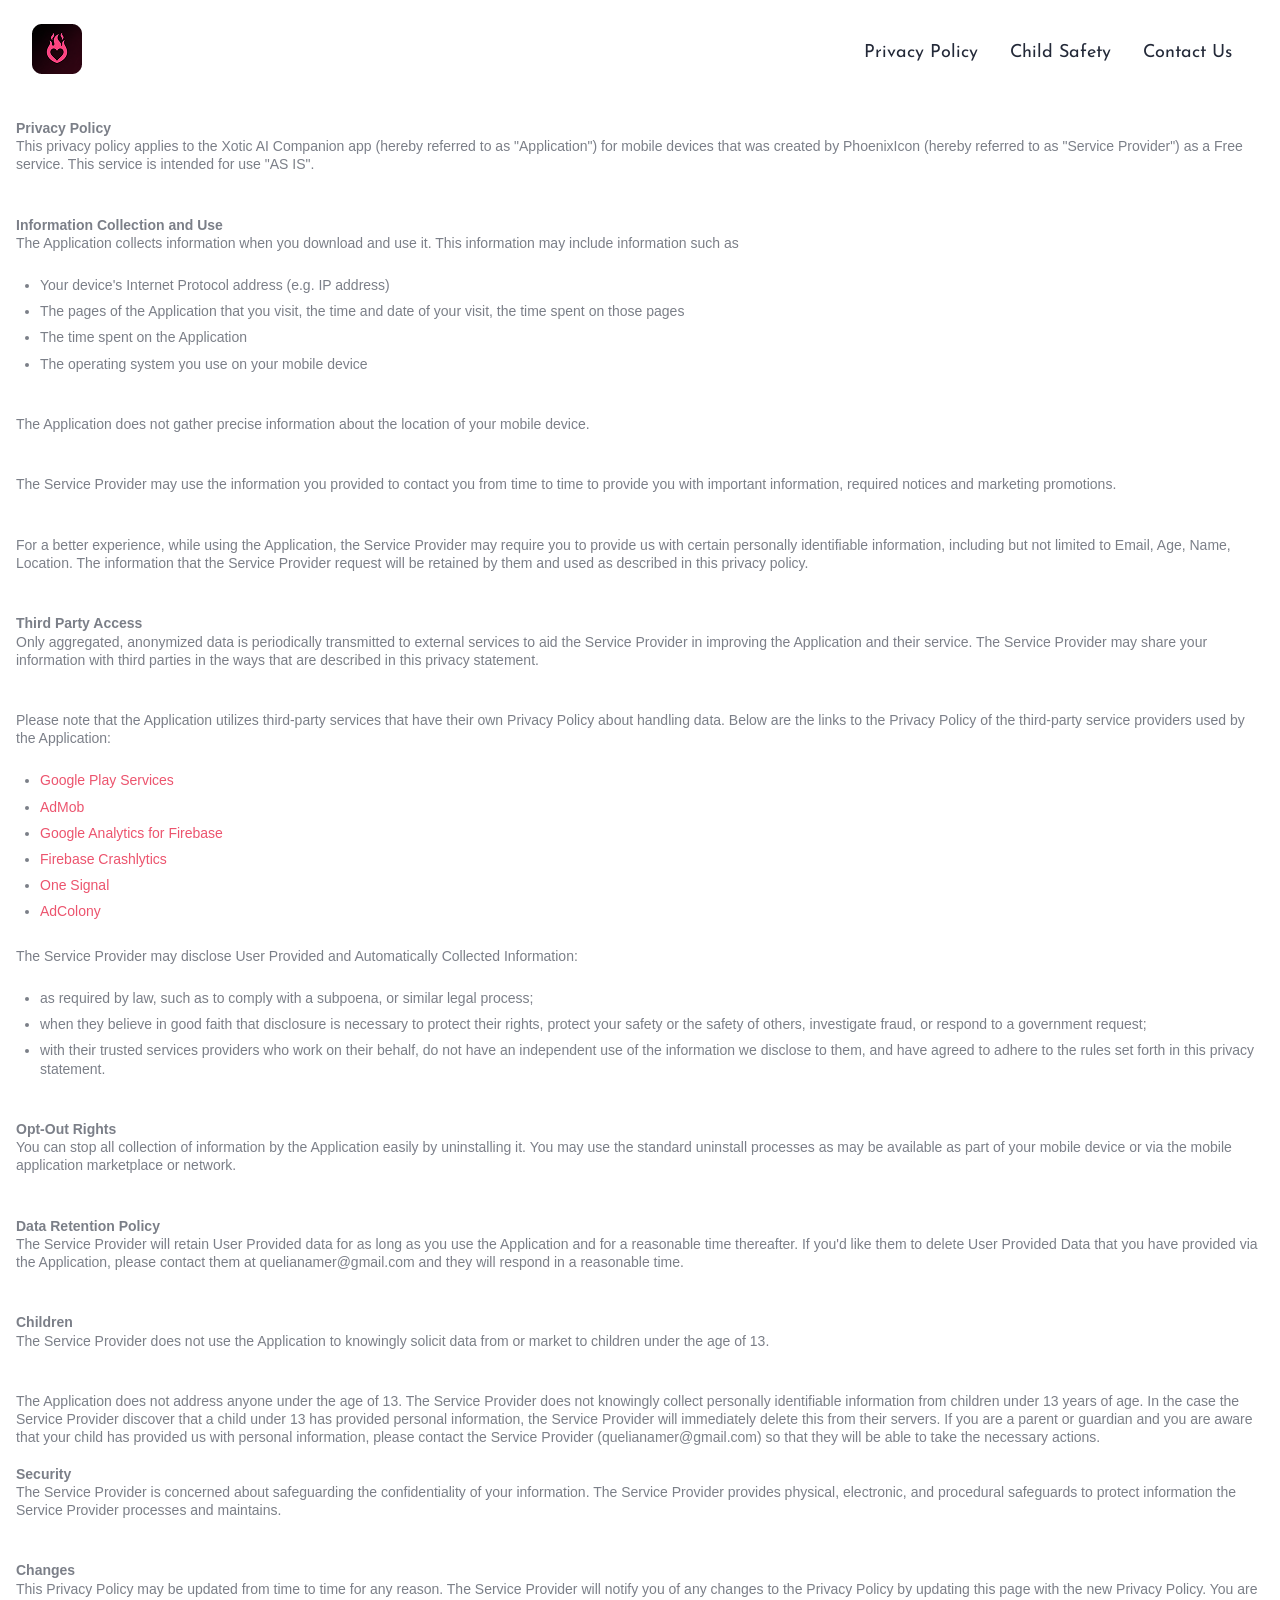
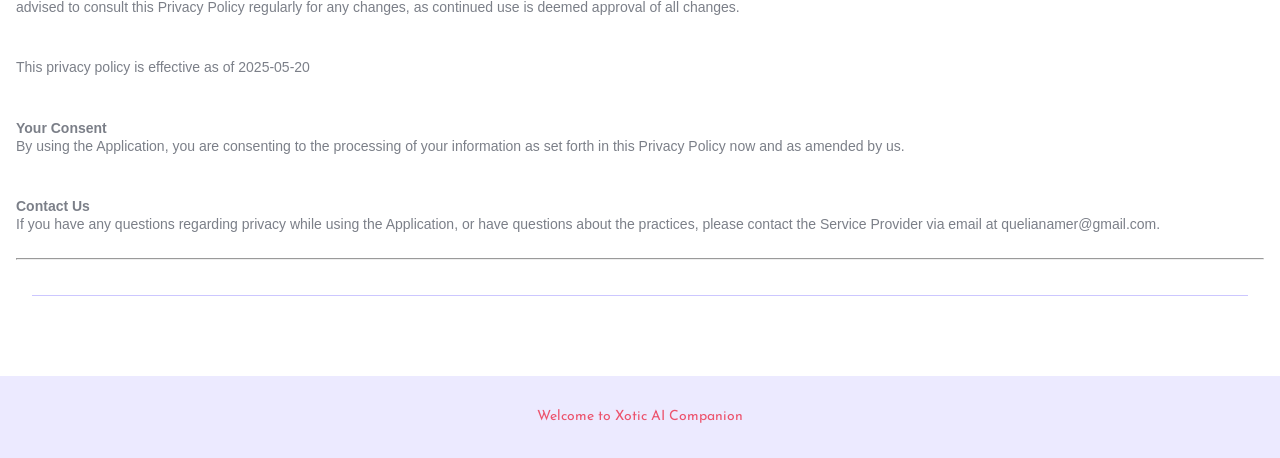
<file: privacy.html>
<!DOCTYPE html>
<html lang="ru">
<head>
    <!-- partial:parts/_head.html -->
    <meta charset="utf-8">
<title>Privacy Policy</title>
<meta name="viewport" content="width=device-width, initial-scale=1 , maximum-scale=1, user-scalable=0">
<meta http-equiv="x-ua-compatible" content="ie=edge">
<link rel="stylesheet" href="css/libs.min.css"/>
<link rel="stylesheet" href="css/main.css"/>
<link href="images/logo-mob.png" rel="shortcut icon" type="image/x-icon" />
<link href="https://fonts.googleapis.com/css2?family=Josefin+Sans:wght@400;600;700&display=swap" rel="stylesheet">
    <!-- partial -->
</head>
<body>
<div id="wrapper" class="wrapper">
    <!-- partial:parts/_header.html -->
    <header id="header" class="header">
    <div class="container">
        <!-- logo -->
        <div class="site-logo">
            <a href="index.html" class="site-logo__link">
                <picture>
                    <source media="(max-width: 767px)" srcset="images/logo-mob.png">
                    <source srcset="images/logo-mob.png">
                    <img class="site-logo__img" src="images/logo-mob.png" alt="logo"/>
                </picture>
            </a>
        </div>
        <div class="header-mobile">

            <div class="header-nav">
                <div class="nav-toggle"><span class="nav-toggle__link"></span><span class="nav-toggle__link"></span><span
                        class="nav-toggle__link"></span></div>
                <div class="header-nav__container">
                    <div class="header-nav__menu">
                        <nav class="nav">
                            <ul class="nav__list">
                                <li class="nav__item"><a href="privacy.html" class="nav__link">Privacy Policy</a></li>
                                <li class="nav__item"><a href="child-safety.html" class="nav__link">Child Safety</a></li>
                                <li class="nav__item"><a href="contactUs.html" class="nav__link">Contact Us</a></li>
                            </ul><!-- //nav__list -->
                        </nav><!-- //nav -->
                    </div>
                    
                </div>
            </div>
        </div>


    </div><!-- //container -->
</header><!-- //site-header -->
    <br>
    <br>
    <br>
    <br>
    <br>

     <main class="container" style="padding: 2em 1em; font-family: 'Helvetica Neue', Helvetica, Arial, sans-serif;">
      <strong>Privacy Policy</strong><p>This privacy policy applies to the Xotic AI Companion app (hereby referred to as "Application") for mobile devices that was created by PhoenixIcon (hereby referred to as "Service Provider") as a Free service. This service is intended for use "AS IS".</p><br><strong>Information Collection and Use</strong><p>The Application collects information when you download and use it. This information may include information such as </p><ul><li>Your device's Internet Protocol address (e.g. IP address)</li><li>The pages of the Application that you visit, the time and date of your visit, the time spent on those pages</li><li>The time spent on the Application</li><li>The operating system you use on your mobile device</li></ul><p></p><br><p>The Application does not gather precise information about the location of your mobile device.</p><div style="display: none;"><p>The Application collects your device's location, which helps the Service Provider determine your approximate geographical location and make use of in below ways:</p><ul><li>Geolocation Services: The Service Provider utilizes location data to provide features such as personalized content, relevant recommendations, and location-based services.</li><li>Analytics and Improvements: Aggregated and anonymized location data helps the Service Provider to analyze user behavior, identify trends, and improve the overall performance and functionality of the Application.</li><li>Third-Party Services: Periodically, the Service Provider may transmit anonymized location data to external services. These services assist them in enhancing the Application and optimizing their offerings.</li></ul></div><br><p>The Service Provider may use the information you provided to contact you from time to time to provide you with important information, required notices and marketing promotions.</p><br><p>For a better experience, while using the Application, the Service Provider may require you to provide us with certain personally identifiable information, including but not limited to Email, Age, Name, Location. The information that the Service Provider request will be retained by them and used as described in this privacy policy.</p><br><strong>Third Party Access</strong><p>Only aggregated, anonymized data is periodically transmitted to external services to aid the Service Provider in improving the Application and their service. The Service Provider may share your information with third parties in the ways that are described in this privacy statement.</p><div><br><p>Please note that the Application utilizes third-party services that have their own Privacy Policy about handling data. Below are the links to the Privacy Policy of the third-party service providers used by the Application:</p><ul><li><a href="https://www.google.com/policies/privacy/" target="_blank" rel="noopener noreferrer">Google Play Services</a></li><li><a href="https://support.google.com/admob/answer/6128543?hl=en" target="_blank" rel="noopener noreferrer">AdMob</a></li><li><a href="https://firebase.google.com/support/privacy" target="_blank" rel="noopener noreferrer">Google Analytics for Firebase</a></li><li><a href="https://firebase.google.com/support/privacy/" target="_blank" rel="noopener noreferrer">Firebase Crashlytics</a></li><!----><!----><!----><!----><!----><!----><!----><!----><!----><!----><li><a href="https://onesignal.com/privacy_policy" target="_blank" rel="noopener noreferrer">One Signal</a></li><!----><!----><!----><!----><!----><li><a href="https://www.adcolony.com/privacy-policy/" target="_blank" rel="noopener noreferrer">AdColony</a></li><!----><!----><!----><!----><!----><!----><!----><!----><!----><!----><!----></ul></div><br><p>The Service Provider may disclose User Provided and Automatically Collected Information:</p><ul><li>as required by law, such as to comply with a subpoena, or similar legal process;</li><li>when they believe in good faith that disclosure is necessary to protect their rights, protect your safety or the safety of others, investigate fraud, or respond to a government request;</li><li>with their trusted services providers who work on their behalf, do not have an independent use of the information we disclose to them, and have agreed to adhere to the rules set forth in this privacy statement.</li></ul><p></p><br><strong>Opt-Out Rights</strong><p>You can stop all collection of information by the Application easily by uninstalling it. You may use the standard uninstall processes as may be available as part of your mobile device or via the mobile application marketplace or network.</p><br><strong>Data Retention Policy</strong><p>The Service Provider will retain User Provided data for as long as you use the Application and for a reasonable time thereafter. If you'd like them to delete User Provided Data that you have provided via the Application, please contact them at quelianamer@gmail.com and they will respond in a reasonable time.</p><br><strong>Children</strong><p>The Service Provider does not use the Application to knowingly solicit data from or market to children under the age of 13.</p><div><br><p>The Application does not address anyone under the age of 13.
The Service Provider does not knowingly collect personally
identifiable information from children under 13 years of age. In the case
the Service Provider discover that a child under 13 has provided
personal information, the Service Provider will immediately
delete this from their servers. If you are a parent or guardian
and you are aware that your child has provided us with
personal information, please contact the Service Provider (quelianamer@gmail.com) so that
they will be able to take the necessary actions.</p></div><!----><br><strong>Security</strong><p>The Service Provider is concerned about safeguarding the confidentiality of your information. The Service Provider provides physical, electronic, and procedural safeguards to protect information the Service Provider processes and maintains.</p><br><strong>Changes</strong><p>This Privacy Policy may be updated from time to time for any reason. The Service Provider will notify you of any changes to the Privacy Policy by updating this page with the new Privacy Policy. You are advised to consult this Privacy Policy regularly for any changes, as continued use is deemed approval of all changes.</p><br><p>This privacy policy is effective as of 2025-05-20</p><br><strong>Your Consent</strong><p>By using the Application, you are consenting to the processing of your information as set forth in this Privacy Policy now and as amended by us.</p><br><strong>Contact Us</strong><p>If you have any questions regarding privacy while using the Application, or have questions about the practices, please contact the Service Provider via email at quelianamer@gmail.com.</p><hr>
    </main>


    <!-- partial:parts/_footer.html -->
    <footer id="footer" class="footer">
    <div class="footer-top">
        <div class="container">
            <div class="footer-top__container">
                <div class="row align-center">
                    
                
                </div>
            </div>
        </div>
    </div>
    <div class="footer-bottom">
        <div class="container">
            <span class="copyright text-center">Welcome to Xotic AI Companion</span>
        </div>
    </div>
</footer>
<script src="https://code.jquery.com/jquery-3.4.1.min.js"></script><!-- jQuery -->
<script src="js/libs.min.js"></script><!-- скрипты библиотек -->
<script src="js/main.js"></script><!-- кастомные скрипты -->
    <!-- partial -->
    <!-- partial:parts/_popups.html -->
    <div class="popup-wrap">


    <div class="popup location-popup">
        <div class="container">
            <div class="popup-remove">
                <svg class="popup-remove__ico" width="24" height="24" viewBox="0 0 24 24" xmlns="http://www.w3.org/2000/svg">
                    <path opacity="0.4" fill-rule="evenodd" clip-rule="evenodd" d="M6.07172 3.10665C5.87646 2.91139 5.55988 2.91139 5.36462 3.10665L3.9504 4.52087C3.75514 4.71613 3.75514 5.03271 3.9504 5.22797L11.1499 12.4275L3.9516 19.6257C3.75634 19.821 3.75634 20.1376 3.95161 20.3328L5.36582 21.7471C5.56108 21.9423 5.87766 21.9423 6.07292 21.7471L13.2712 14.5488L20.2139 21.4914C20.4091 21.6867 20.7257 21.6867 20.921 21.4914L22.3352 20.0772C22.5304 19.882 22.5304 19.5654 22.3352 19.3701L15.3925 12.4275L22.3364 5.48361C22.5316 5.28834 22.5316 4.97176 22.3364 4.7765L20.9222 3.36228C20.7269 3.16702 20.4103 3.16702 20.2151 3.36228L13.2712 10.3061L6.07172 3.10665Z"/>
                    <path fill-rule="evenodd" clip-rule="evenodd" d="M5.07148 3.10665C4.87622 2.91139 4.55963 2.91139 4.36437 3.10665L2.95016 4.52087C2.7549 4.71613 2.7549 5.03271 2.95016 5.22797L10.1496 12.4275L2.95136 19.6257C2.7561 19.821 2.7561 20.1376 2.95136 20.3328L4.36557 21.7471C4.56084 21.9423 4.87742 21.9423 5.07268 21.7471L12.271 14.5488L19.2136 21.4914C19.4089 21.6867 19.7255 21.6867 19.9207 21.4914L21.3349 20.0772C21.5302 19.882 21.5302 19.5654 21.3349 19.3701L14.3923 12.4275L21.3361 5.48361C21.5314 5.28834 21.5314 4.97176 21.3361 4.7765L19.9219 3.36228C19.7267 3.16702 19.4101 3.16702 19.2148 3.36228L12.271 10.3061L5.07148 3.10665Z"/>
                </svg>

            </div>
            <div class="popup-content">
                <div class="row">
                    <div class="col col_5 col_middle-desktop-12">
                        <div class="subscription-icon">
                            <svg width="592" height="231" viewBox="0 0 592 231" fill="none" xmlns="http://www.w3.org/2000/svg">
                                <ellipse cx="296" cy="211.5" rx="296" ry="19.5" fill="url(#paint0_radial_815_2)"/>
                                <path fill-rule="evenodd" clip-rule="evenodd" d="M190.4 104.105C186.865 104.105 184 106.971 184 110.505V120.105C184 123.639 186.865 126.504 190.4 126.504H192.533V202.233C192.533 205.768 195.398 208.633 198.933 208.633H319.459C322.994 208.633 325.859 205.768 325.859 202.233V126.504H327.992C331.527 126.504 334.392 123.639 334.392 120.105V110.505C334.392 106.971 331.527 104.105 327.992 104.105H190.4Z" fill="white"/>
                                <path opacity="0.15" d="M323.726 126.504L323.726 137.17L194.666 137.17L194.666 126.504L323.726 126.504Z" fill="#232938"/>
                                <path opacity="0.15" d="M323.726 202.233L323.726 206.5L194.666 206.5L194.666 202.233L323.726 202.233Z" fill="#232938"/>
                                <path d="M242.664 124.371H276.796V208.633H242.664V124.371Z" fill="#CFE2FF"/>
                                <path opacity="0.8" d="M244.796 126.504H249.063V206.5H244.796V126.504Z" fill="white"/>
                                <path d="M237.864 61.441C250.663 58.8812 253.199 81.5681 254.977 95.2563C256.632 94.967 258.559 94.8671 260.796 95.0392C260.618 81.7066 265.062 55.8947 284.261 59.3078C291.727 60.9077 292.794 68.374 297.594 71.0405C302.393 73.707 310.393 82.7732 302.927 92.3727C296.954 100.052 281.595 103.039 274.662 103.572L269.862 101.972L245.863 102.505C245.33 103.928 242.877 106.345 237.33 104.639C236.05 103.785 226.131 100.017 221.331 98.239C217.243 97.1724 212.692 97.3857 210.132 89.7062C206.932 80.1067 216.532 75.307 220.798 74.2403C224.211 73.3871 227.553 69.6184 228.798 67.8407C231.357 62.721 235.908 61.441 237.864 61.441Z" fill="#CFE2FF"/>
                                <path fill-rule="evenodd" clip-rule="evenodd" d="M272.505 65.2942C277.307 61.2199 282.855 61.6784 286.872 63.6868C287.399 63.9503 287.612 64.5909 287.349 65.1178C287.085 65.6447 286.445 65.8583 285.918 65.5948C282.468 63.8702 277.883 63.5288 273.886 66.9208C269.814 70.3752 266.119 77.8831 265.06 92.45C265.017 93.0375 264.506 93.4792 263.919 93.4364C263.331 93.3937 262.889 92.8828 262.932 92.2953C264.006 77.5305 267.777 69.306 272.505 65.2942ZM213.332 81.5357C213.913 81.6325 213.948 82.3675 213.851 82.9485C212.265 85.8021 212.287 87.7362 214.455 90.4229C216.697 93.2003 221.364 96.0576 230.7 98.816L230.718 98.8212L230.735 98.827C232.864 99.5365 237.838 101.3 240.474 102.618C241.001 102.881 241.215 103.522 240.951 104.049C240.688 104.576 240.047 104.789 239.52 104.526C237.044 103.288 232.224 101.573 230.078 100.857C220.653 98.0701 215.459 95.0628 212.795 91.7626C210.057 88.3697 210.132 85.2688 211.747 82.5978C211.844 82.0168 212.751 81.4389 213.332 81.5357Z" fill="white"/>
                                <path d="M241.597 108.372C241.597 104.838 244.462 101.972 247.997 101.972H271.462C274.997 101.972 277.862 104.838 277.862 108.372V122.238C277.862 125.772 274.997 128.637 271.462 128.637H247.997C244.462 128.637 241.597 125.772 241.597 122.238V108.372Z" fill="#CFE2FF"/>
                                <path opacity="0.8" d="M247.997 104.105V104.105C245.64 104.105 243.73 106.016 243.73 108.372V122.238C243.73 124.594 245.64 126.504 247.997 126.504V126.504V104.105Z" fill="white"/>
                                <path fill-rule="evenodd" clip-rule="evenodd" d="M236.516 104.105H243.226C243.717 103.558 244.3 103.095 244.951 102.742C245.612 100.343 248.122 96.7979 253.786 95.477C252.834 88.7271 251.813 79.2404 248.508 71.613C246.771 67.6038 246.866 67.3934 244.546 65.1536C242.252 62.9375 239.765 61.9351 237.006 62.4868L236.903 62.5076L236.797 62.5076C235.177 62.5076 231.035 63.6172 228.685 68.3176L228.65 68.3879L228.605 68.4523C227.94 69.4025 226.74 70.8515 225.256 72.1812C223.789 73.4969 221.945 74.7863 219.99 75.275C217.987 75.7759 214.712 77.1678 212.353 79.5275C210.05 81.8305 208.628 85.0215 210.077 89.3688C211.732 93.2684 211.964 93.0939 213.865 94.8683C216.789 96.8975 219.667 97.7691 221.6 98.2735L221.652 98.2869L221.702 98.3053C224.106 99.1957 227.792 100.585 231.04 101.859C232.664 102.496 234.183 103.106 235.381 103.613C235.787 103.785 236.171 103.95 236.516 104.105ZM230.923 104.105C230.705 104.019 230.484 103.932 230.261 103.845C227.052 102.586 223.406 101.212 221.01 100.324C218.853 99.754 215.538 98.4284 212.417 96.262C210.132 94.335 209.599 93.2684 208.053 90.0434C206.303 84.7912 208.081 80.7826 210.844 78.0191C213.551 75.3125 217.21 73.7712 219.473 73.2055C220.931 72.8409 222.464 71.8194 223.832 70.5929C225.152 69.4103 226.224 68.1212 226.814 67.2906C229.547 61.897 234.364 60.42 236.689 60.3754C240.287 59.693 243.417 61.0972 246.028 63.6191C248.64 66.1409 248.68 66.6448 250.465 70.7648C253.861 78.6002 254.916 88.2506 255.889 95.112C257.058 94.9735 258.334 94.9218 259.725 94.9754C259.765 88.2769 260.91 78.974 264.291 71.5199C266.083 67.5686 268.537 64.0601 271.864 61.7646C275.222 59.4483 279.387 58.4245 284.448 59.3242L284.466 59.3275L284.485 59.3314C288.597 60.2126 290.928 62.7307 292.781 65.2007C293.162 65.7086 293.508 66.1928 293.842 66.6602C294.35 67.3711 294.83 68.0438 295.364 68.7022C296.216 69.7527 297.081 70.6022 298.112 71.1747C300.686 72.6046 304.064 75.7021 305.837 79.7448C307.644 83.8663 307.766 88.9548 303.769 94.094C300.58 98.1937 294.991 100.942 289.484 102.733C287.839 103.268 286.184 103.723 284.577 104.105H327.992C331.527 104.105 334.392 106.971 334.392 110.505V120.105C334.392 123.639 331.527 126.504 327.992 126.504H325.859V202.233C325.859 205.768 322.994 208.633 319.459 208.633H198.933C195.398 208.633 192.533 205.768 192.533 202.233C192.533 176.99 192.533 151.747 192.533 126.504H190.4C186.865 126.504 184 123.639 184 120.105V119.038V116.905V110.505C184 106.971 186.865 104.105 190.4 104.105H230.923ZM186.133 116.905V110.505C186.133 108.149 188.043 106.239 190.4 106.239L236.264 106.239H237.33H239.464L241.961 106.239C241.725 106.906 241.597 107.624 241.597 108.372V122.238C241.597 122.986 241.725 123.704 241.961 124.371L192.533 124.371L190.4 124.371C188.043 124.371 186.133 122.461 186.133 120.105V116.905ZM194.666 126.504H242.663V206.5H198.933C196.576 206.5 194.666 204.59 194.666 202.233C194.666 176.99 194.666 151.747 194.666 126.504ZM274.662 127.781V206.5H244.797V127.781C245.738 128.326 246.831 128.637 247.996 128.637H271.462C272.628 128.637 273.72 128.326 274.662 127.781ZM276.795 206.5V126.504H323.726V202.233C323.726 204.59 321.816 206.5 319.459 206.5H276.795ZM325.859 124.371L327.992 124.371C330.348 124.371 332.259 122.461 332.259 120.105V110.505C332.259 108.149 330.348 106.239 327.992 106.239H277.497C277.733 106.906 277.862 107.624 277.862 108.372V122.238C277.862 122.986 277.733 123.704 277.497 124.371L325.859 124.371ZM247.94 104.106C245.315 104.136 244.301 106.239 244.301 106.239C243.938 106.866 243.73 107.595 243.73 108.372V122.238C243.73 123.015 243.938 123.743 244.301 124.371C244.301 124.371 245.33 126.504 247.996 126.504H259.729H271.462C274.128 126.504 275.158 124.371 275.158 124.371C275.521 123.743 275.728 123.015 275.728 122.238V108.372C275.728 107.595 275.521 106.866 275.158 106.239C275.075 106.095 274.948 105.906 274.777 105.699L274.743 105.702L274.741 105.657C274.154 104.966 273.075 104.105 271.462 104.105H269.71L269.7 104.109L247.94 104.106ZM275.594 103.485C279.008 103.143 283.968 102.284 288.824 100.704C294.224 98.9486 299.3 96.3643 302.085 92.7844C305.554 88.3241 305.409 84.0798 303.883 80.6017C302.323 77.0448 299.302 74.276 297.076 73.0394C295.706 72.2786 294.639 71.1949 293.707 70.0455C293.146 69.3532 292.586 68.5717 292.04 67.8098C291.712 67.352 291.389 66.9008 291.074 66.4807C289.33 64.1552 287.399 62.1433 284.056 61.4212C279.526 60.6202 275.942 61.5431 273.076 63.5205C270.176 65.5214 267.93 68.6592 266.234 72.4009C263 79.5317 261.884 88.5766 261.858 95.1062C264.183 95.3982 266.281 96.6057 267.833 97.9715C268.734 98.7642 269.486 99.64 270.021 100.485C270.322 100.959 270.581 101.466 270.744 101.972H271.462C273.037 101.972 274.479 102.541 275.594 103.485ZM268.423 101.972C268.364 101.863 268.296 101.748 268.219 101.626C267.804 100.971 267.19 100.247 266.424 99.573C264.876 98.2107 262.85 97.1723 260.796 97.1723H260.755L260.714 97.1692C258.555 97.0031 256.718 97.1012 255.16 97.3734C250.793 98.137 248.573 100.276 247.581 101.986C247.718 101.977 247.857 101.972 247.996 101.972H268.423Z" fill="#232938"/>
                                <path d="M406.025 129.906H281.205V202.801C281.205 206.11 283.887 208.792 287.196 208.792H400.034C403.342 208.792 406.025 206.11 406.025 202.801V129.906Z" fill="white"/>
                                <path opacity="0.15" d="M282.203 202.801L282.203 206.795L403.029 206.795L403.029 202.801L282.203 202.801Z" fill="#232938"/>
                                <path d="M356.097 131.903H331.133V206.795H356.097V131.903Z" fill="#FFCFEC"/>
                                <path fill-rule="evenodd" clip-rule="evenodd" d="M329.136 131.903H283.202V202.801C283.202 205.007 284.99 206.795 287.196 206.795H329.136V131.903ZM331.133 131.903H356.097V206.795H331.133V131.903ZM358.094 206.795V131.903H404.028V202.801C404.028 205.007 402.239 206.795 400.034 206.795H358.094ZM358.094 129.906H329.136H281.205V202.801C281.205 206.11 283.887 208.792 287.196 208.792H329.136H358.094H400.034C403.342 208.792 406.025 206.11 406.025 202.801V129.906H358.094Z" fill="#232938"/>
                                <path opacity="0.8" d="M356.097 131.903H352.103V206.795H356.097V131.903Z" fill="white"/>
                                <path d="M308.825 78.7226C305.882 77.2098 302.27 78.3691 300.757 81.3119L241.864 195.876C240.351 198.818 241.511 202.43 244.453 203.943L252.446 208.052C255.389 209.565 259.001 208.406 260.514 205.463L319.407 90.8991C320.92 87.9563 319.76 84.3442 316.817 82.8314L308.825 78.7226Z" fill="white"/>
                                <path fill-rule="evenodd" clip-rule="evenodd" d="M243.64 196.789L302.533 82.225C303.542 80.2631 305.95 79.4902 307.912 80.4988L315.904 84.6076C317.866 85.6161 318.639 88.0242 317.631 89.9861L258.738 204.55C257.729 206.512 255.321 207.284 253.359 206.276L245.367 202.167C243.405 201.159 242.632 198.75 243.64 196.789ZM300.757 81.3119C302.27 78.3691 305.882 77.2098 308.825 78.7226L316.817 82.8314C319.76 84.3442 320.92 87.9563 319.407 90.8991L260.514 205.463C259.001 208.406 255.389 209.565 252.446 208.052L244.453 203.943C241.511 202.43 240.351 198.818 241.864 195.875L300.757 81.3119Z" fill="#232938"/>
                                <path d="M282.396 126.765C279.453 125.252 275.841 126.411 274.328 129.354L264.284 148.892C262.772 151.835 263.931 155.447 266.874 156.96L278.419 162.895C281.362 164.408 284.974 163.248 286.487 160.306L296.53 140.768C298.043 137.825 296.884 134.213 293.941 132.7L282.396 126.765Z" fill="#FFCFEC"/>
                                <path fill-rule="evenodd" clip-rule="evenodd" d="M266.061 149.805L276.104 130.267C277.113 128.305 279.521 127.533 281.483 128.541L293.028 134.476C294.99 135.485 295.763 137.893 294.754 139.855L284.711 159.393C283.702 161.354 281.294 162.127 279.332 161.119L267.787 155.184C265.825 154.175 265.052 151.767 266.061 149.805ZM274.328 129.354C275.841 126.411 279.453 125.252 282.396 126.765L293.941 132.7C296.884 134.213 298.043 137.825 296.53 140.768L286.487 160.306C284.974 163.248 281.362 164.408 278.419 162.895L266.874 156.96C263.931 155.447 262.772 151.835 264.284 148.892L274.328 129.354Z" fill="#232938"/>
                                <path opacity="0.8" d="M276.152 130.224V130.224C277.141 128.307 279.531 127.572 281.489 128.582L293.01 134.528C294.968 135.538 295.753 137.912 294.764 139.829V139.829L276.152 130.224Z" fill="white"/>
                                <path d="M418.008 107.937V92.959L387.552 122.417L418.008 107.937Z" fill="#FFCFEC"/>
                                <path d="M385.098 55.0606L367.227 92.0184L367.227 86.3861L381.23 39.4545L385.098 55.0606Z" fill="#D7CFFF"/>
                                <path d="M344.624 51.3549L339.982 35.6727L338.276 42.5582L344.624 51.3549Z" fill="#D7CFFF"/>
                                <path d="M314.09 61.1915L326.065 78.7774L328.532 79.3363L312.761 44.9659L314.09 61.1915Z" fill="#CFE2FF"/>
                                <path d="M325.781 123.924L324.688 116.614L317.001 112.64L317.773 119.784L325.781 123.924Z" fill="#FFE0CF"/>
                                <path d="M366.932 105.531L371.419 104.575L373.588 99.6595L369.191 100.411L366.932 105.531Z" fill="#CFE2FF"/>
                                <path d="M343.968 97.5764L343.574 92.5848L338.255 88.5029L338.428 93.3245L343.968 97.5764Z" fill="#FFE0CF"/>
                                <path fill-rule="evenodd" clip-rule="evenodd" d="M427.59 63.0649C422.566 61.9951 416.925 62.0508 412.161 63.6009C411.637 63.7716 411.35 64.335 411.521 64.8594C411.691 65.3839 412.255 65.6707 412.779 65.5C417.148 64.0783 422.425 64.007 427.174 65.0182C431.95 66.0351 436 68.1032 438.073 70.7696C442.382 76.3148 442.485 83.3954 438.401 88.008C437.038 89.4062 435.671 89.9009 434.497 89.8971C433.303 89.8932 432.193 89.3735 431.361 88.5409C430.527 87.7052 430.013 86.5929 429.974 85.4683C429.936 84.369 430.348 83.1943 431.487 82.1687C431.896 81.7996 431.929 81.1682 431.56 80.7584C431.191 80.3487 430.56 80.3157 430.15 80.6849C428.584 82.0956 427.919 83.834 427.978 85.5371C428.036 87.2148 428.792 88.7943 429.948 89.9521C431.107 91.113 432.708 91.8885 434.491 91.8942C436.29 91.9 438.162 91.1223 439.85 89.3833L439.865 89.3675L439.88 89.351C444.73 83.8925 444.444 75.7132 439.649 69.544C437.167 66.3499 432.588 64.1289 427.59 63.0649ZM410.384 65.2989C410.159 64.7952 409.569 64.5691 409.065 64.7938C401.374 68.2249 394.193 74.9647 387.972 84.7294C387.675 85.1945 387.812 85.8118 388.277 86.1081C388.742 86.4045 389.36 86.2677 389.656 85.8025C395.739 76.2554 402.65 69.8424 409.879 66.6176C410.383 66.393 410.609 65.8025 410.384 65.2989ZM387.916 86.6963C387.442 86.4148 386.829 86.5711 386.548 87.0454C386.237 87.5691 385.929 88.1007 385.623 88.6403C385.351 89.1202 385.52 89.7295 386 90.0013C386.48 90.2731 387.089 90.1044 387.361 89.6246C387.66 89.0965 387.961 88.5765 388.265 88.0646C388.547 87.5903 388.39 86.9777 387.916 86.6963ZM385.327 91.2417C384.838 90.987 384.235 91.1771 383.98 91.6662C379.978 99.3534 376.468 108.49 373.603 119.013C373.458 119.545 373.772 120.094 374.304 120.239C374.836 120.384 375.385 120.07 375.53 119.538C378.364 109.127 381.826 100.128 385.751 92.5885C386.006 92.0994 385.816 91.4964 385.327 91.2417Z" fill="#232938"/>
                                <path fill-rule="evenodd" clip-rule="evenodd" d="M334.051 5.73596C338.997 7.12272 343.966 9.79272 347.465 13.3784C347.85 13.7732 347.842 14.4054 347.447 14.7905C347.052 15.1756 346.42 15.1678 346.035 14.7731C342.827 11.4845 338.187 8.96982 333.512 7.65893C328.81 6.34065 324.263 6.29063 321.189 7.68908C314.796 10.5974 311.416 16.82 312.889 22.8015C313.447 24.6733 314.427 25.7461 315.469 26.2881C316.528 26.8396 317.753 26.8951 318.876 26.544C320.003 26.1917 320.975 25.4456 321.532 24.4677C322.076 23.5119 322.257 22.2801 321.725 20.843C321.534 20.3258 321.798 19.7514 322.315 19.56C322.833 19.3686 323.407 19.6328 323.598 20.15C324.33 22.1268 324.111 23.9751 323.268 25.456C322.437 26.9147 321.033 27.9621 319.472 28.4502C317.906 28.9397 316.128 28.8829 314.547 28.0596C312.951 27.229 311.655 25.6708 310.968 23.3466L310.962 23.3255L310.956 23.3042C309.197 16.2172 313.25 9.10686 320.362 5.87125C324.044 4.19596 329.131 4.3566 334.051 5.73596ZM348.229 15.6834C348.662 15.3414 349.29 15.4148 349.632 15.8474C349.984 16.2927 350.327 16.7502 350.661 17.2199C350.98 17.6693 350.875 18.2928 350.426 18.6123C349.976 18.9319 349.353 18.8266 349.033 18.3772C348.719 17.9347 348.396 17.5043 348.065 17.0861C347.723 16.6535 347.797 16.0255 348.229 15.6834ZM352.338 21.8316C352.832 21.5861 353.431 21.7874 353.677 22.2812C360.227 35.456 361.381 55.3921 355.867 80.3607C355.748 80.8992 355.215 81.2394 354.676 81.1204C354.138 81.0015 353.798 80.4685 353.917 79.93C359.386 55.1644 358.147 35.7591 351.888 23.1703C351.643 22.6765 351.844 22.0771 352.338 21.8316ZM354.076 84.1654C354.612 84.2953 354.942 84.835 354.812 85.371L352.315 95.6747C352.186 96.2106 351.646 96.5399 351.11 96.41C350.574 96.2802 350.245 95.7404 350.374 95.2044L352.871 84.9008C353.001 84.3648 353.54 84.0355 354.076 84.1654Z" fill="#232938"/>
                                <path fill-rule="evenodd" clip-rule="evenodd" d="M360.875 117.489L368.92 56.3411L368.601 56.2991L360.556 117.447L360.875 117.489Z" fill="#D7CFFF"/>
                                <path fill-rule="evenodd" clip-rule="evenodd" d="M336.274 100.642L318.266 33.435L318.563 33.3421L336.571 100.549L336.274 100.642Z" fill="#D7CFFF"/>
                                <path fill-rule="evenodd" clip-rule="evenodd" d="M340.752 130.127C340.752 124.024 347.382 119.077 355.561 119.077C363.74 119.077 370.37 124.024 370.37 130.127L340.752 130.127Z" fill="#FFE0CF"/>
                                <defs>
                                    <radialGradient id="paint0_radial_815_2" cx="0" cy="0" r="1" gradientUnits="userSpaceOnUse" gradientTransform="translate(296 211.5) rotate(90) scale(19.5 296)">
                                        <stop offset="0" stop-color="#403A80" stop-opacity="0.15"/>
                                        <stop offset="1" stop-color="white" stop-opacity="0"/>
                                    </radialGradient>
                                </defs>
                            </svg>
                        </div>
                    </div>
                    <div class="col col_7 col_middle-desktop-12">
                        <div class="row align-center-desktop">
                            <div class="col col_8 col_middle-desktop-12 text-desktop-center">
                                <div class="subscription-description wysiwyg">
                                    <h3 class="h3 title">Vehicula lobortis id mattis facilisi</h3>
                                    <p>Feugiat nullam bibendum. Placerat vitae ullamcorper in amet convallis dignissim lacus, aenean. Magna mollis sit odio sit aliquet facilisi</p>
                                </div>
                                <form id="subscription-form-phone" class="form subscription-form" name="subscription-form-phone" method="post">
                                    <div class="form-field ">
                                        <div class="form-group">
                                            <label class="label-wrap  label-icon label-icon-position-left" for="subscription_phone">
                                                <input id="subscription_phone" class="phone_mask" type="tel" placeholder="Enter your phone number" name="subscription_phone" required>
                                                <svg class="icon icon-label" width="24" height="24" viewBox="0 0 24 24" xmlns="http://www.w3.org/2000/svg"> <path opacity="0.2" fill-rule="evenodd" clip-rule="evenodd" d="M6.58854 2.49686C6.66391 2.46627 6.83694 2.3999 7.04624 2.3999C7.22525 2.3999 7.36604 2.44984 7.43424 2.47703C7.51398 2.50883 7.5828 2.54619 7.63513 2.57723C7.73989 2.63936 7.84397 2.71551 7.93803 2.78943C8.12948 2.93989 8.35528 3.14147 8.59347 3.36642C9.0738 3.82006 9.65914 4.42074 10.2232 5.02878C10.7874 5.6371 11.3422 6.2656 11.7602 6.77708C11.9677 7.03097 12.1518 7.26861 12.2883 7.46673C12.3555 7.56424 12.4229 7.6691 12.4772 7.77168C12.5043 7.82285 12.5362 7.88856 12.5632 7.96304C12.5857 8.02516 12.6292 8.15762 12.6292 8.32436C12.6292 8.57524 12.5367 8.76806 12.4748 8.87412C12.4082 8.98813 12.3299 9.08116 12.2655 9.14995C12.1368 9.28738 11.9798 9.41615 11.8341 9.52669C11.5445 9.74641 11.1709 9.9893 10.8339 10.2085L10.8149 10.2208C10.4849 10.4354 10.1886 10.6286 9.96307 10.7946C10.8337 12.8277 12.1165 14.142 13.2506 14.9597C13.8652 15.4028 14.4347 15.6987 14.867 15.8812C15.0395 15.954 15.1868 16.0074 15.303 16.0444C15.3094 16.0378 15.316 16.031 15.3228 16.0239C15.4988 15.84 15.7091 15.5845 15.9504 15.2903L15.9646 15.2729C16.1881 15.0004 16.4403 14.6929 16.6692 14.4537C16.7853 14.3323 16.9209 14.2013 17.0648 14.0945C17.1681 14.0178 17.446 13.8191 17.817 13.8191C18.0631 13.8191 18.266 13.9155 18.3304 13.9461L18.3328 13.9473C18.4347 13.9957 18.5376 14.0558 18.6323 14.1155C18.8243 14.2364 19.0509 14.3987 19.2902 14.5802C19.7724 14.946 20.3596 15.4311 20.9258 15.9252C21.4916 16.419 22.0507 16.9343 22.4739 17.362C22.6834 17.5739 22.8739 17.7786 23.0177 17.9563C23.0883 18.0436 23.1632 18.1434 23.2251 18.247L23.2273 18.2507C23.265 18.3137 23.3999 18.539 23.3999 18.83C23.3999 19.017 23.3476 19.1746 23.3207 19.2499C23.2867 19.3446 23.2442 19.4376 23.2018 19.5221C23.1163 19.6922 23.0029 19.8838 22.8763 20.0806C22.6214 20.4768 22.2786 20.9472 21.908 21.3991C21.5398 21.8481 21.1241 22.3033 20.7214 22.6552C20.5208 22.8304 20.3033 22.9979 20.0801 23.1262C19.881 23.2406 19.5902 23.3755 19.2544 23.3838C14.91 23.6251 10.6958 21.1423 7.61768 17.8456C4.53673 14.5458 2.3999 10.226 2.3999 6.49728C2.3999 6.23982 2.50133 6.04005 2.54298 5.96208C2.59865 5.85784 2.66552 5.76228 2.72621 5.68275C2.84913 5.52168 3.00808 5.3471 3.17652 5.17517C3.51754 4.82706 3.96468 4.42187 4.41644 4.03998C4.86887 3.65753 5.34342 3.28366 5.74344 3.0006C5.9417 2.8603 6.13625 2.73189 6.30869 2.63464C6.39415 2.58644 6.49005 2.53683 6.58854 2.49686ZM15.155 16.1821C15.1317 16.1994 15.1337 16.1941 15.1576 16.1802C15.1567 16.1808 15.1558 16.1815 15.155 16.1821ZM9.69316 11.0172C9.69315 11.0172 9.6937 11.0165 9.69491 11.0152C9.69378 11.0165 9.69317 11.0172 9.69316 11.0172ZM4.20291 6.71752C4.28666 9.80208 6.11111 13.5945 8.93334 16.6171C11.8141 19.7025 15.5415 21.7822 19.1429 21.5872C19.1529 21.5823 19.1663 21.5753 19.1831 21.5656C19.2673 21.5172 19.3864 21.4313 19.537 21.2997C19.8367 21.0378 20.182 20.6652 20.5162 20.2576C20.848 19.8531 21.1491 19.4385 21.3625 19.1068C21.4053 19.0403 21.4432 18.9792 21.4762 18.924C21.3993 18.8392 21.3051 18.74 21.1942 18.6279C20.8125 18.2421 20.2887 17.7582 19.7423 17.2814C19.1963 16.8049 18.642 16.3478 18.2023 16.0142C18.0859 15.9259 17.9812 15.8491 17.8894 15.7843C17.7309 15.9585 17.5478 16.1811 17.3421 16.4318L17.3279 16.4491C17.1044 16.7217 16.8522 17.0291 16.6233 17.2683C16.5072 17.3897 16.3715 17.5208 16.2277 17.6275C16.1244 17.7043 15.8465 17.903 15.4755 17.903C15.2793 17.903 15.056 17.8479 14.8865 17.7989C14.6846 17.7406 14.4407 17.6551 14.1669 17.5395C13.6188 17.3081 12.9297 16.9474 12.198 16.4198C10.73 15.3615 9.08405 13.6262 8.07611 10.9226L8.01941 10.7705V10.6082C8.01941 10.3573 8.11185 10.1645 8.17379 10.0584C8.24037 9.94443 8.3187 9.8514 8.3831 9.78261C8.51175 9.64517 8.66878 9.5164 8.81448 9.40586C9.10411 9.18615 9.47766 8.94325 9.81473 8.72408L9.83367 8.71177C10.1214 8.52467 10.3835 8.35383 10.5954 8.20309C10.5283 8.11654 10.4518 8.02058 10.3664 7.91609C9.97953 7.44266 9.4514 6.8436 8.90348 6.2529C8.3553 5.66193 7.79918 5.09214 7.35756 4.67506C7.21374 4.53923 7.08762 4.42489 6.98167 4.33369C6.92206 4.37315 6.85577 4.41856 6.78319 4.46992C6.43687 4.71499 6.00411 5.05483 5.57849 5.41463C5.1522 5.77499 4.75056 6.14059 4.46231 6.43482C4.34902 6.55047 4.26298 6.64524 4.20291 6.71752ZM10.9554 7.91535C10.9554 7.91536 10.9549 7.91603 10.9537 7.91737C10.9548 7.91601 10.9554 7.91533 10.9554 7.91535ZM18.1375 15.54C18.1608 15.5227 18.1588 15.528 18.1349 15.5419C18.1358 15.5412 18.1367 15.5406 18.1375 15.54ZM17.5663 15.576C17.5454 15.5679 17.5421 15.5644 17.5607 15.5732C17.5621 15.5739 17.564 15.5749 17.5663 15.576ZM19.1193 21.5975C19.1193 21.5975 19.1202 21.5971 19.1222 21.5965C19.1202 21.5972 19.1193 21.5975 19.1193 21.5975Z"/> <path fill-rule="evenodd" clip-rule="evenodd" d="M5.38859 1.29691C5.46396 1.26632 5.63699 1.19995 5.84629 1.19995C6.0253 1.19995 6.16609 1.24989 6.23429 1.27708C6.31403 1.30888 6.38285 1.34624 6.43518 1.37728C6.53994 1.43941 6.64402 1.51556 6.73808 1.58948C6.92953 1.73994 7.15533 1.94152 7.39352 2.16647C7.87384 2.62011 8.45919 3.22079 9.0232 3.82883C9.58747 4.43715 10.1423 5.06565 10.5603 5.57713C10.7677 5.83102 10.9519 6.06866 11.0884 6.26678C11.1555 6.36429 11.223 6.46915 11.2772 6.57173C11.3043 6.6229 11.3362 6.68861 11.3632 6.76309C11.3858 6.82521 11.4292 6.95767 11.4292 7.1244C11.4292 7.37529 11.3368 7.56811 11.2748 7.67417C11.2083 7.78818 11.1299 7.88121 11.0655 7.95C10.9369 8.08743 10.7799 8.2162 10.6342 8.32674C10.3445 8.54645 9.97097 8.78935 9.6339 9.00852L9.61497 9.02083C9.28497 9.23542 8.98868 9.4286 8.76312 9.59463C9.63376 11.6277 10.9165 12.9421 12.0507 13.7597C12.6652 14.2028 13.2347 14.4987 13.6671 14.6813C13.8395 14.7541 13.9868 14.8074 14.1031 14.8444C14.1095 14.8379 14.1161 14.831 14.1229 14.8239C14.2988 14.64 14.5091 14.3845 14.7504 14.0903L14.7647 14.0729C14.9882 13.8004 15.2403 13.493 15.4692 13.2538C15.5854 13.1324 15.721 13.0013 15.8648 12.8946C15.9682 12.8179 16.246 12.6192 16.617 12.6192C16.8631 12.6192 17.0661 12.7156 17.1305 12.7462L17.1329 12.7473C17.2347 12.7957 17.3376 12.8559 17.4323 12.9155C17.6243 13.0364 17.851 13.1987 18.0902 13.3802C18.5725 13.7461 19.1597 14.2311 19.7259 14.7252C20.2917 15.219 20.8507 15.7343 21.2739 16.1621C21.4835 16.3739 21.674 16.5786 21.8177 16.7564C21.8883 16.8436 21.9632 16.9434 22.0251 17.047L22.0273 17.0507C22.065 17.1137 22.2 17.339 22.2 17.6301C22.2 17.8171 22.1477 17.9746 22.1207 18.0499C22.0868 18.1446 22.0442 18.2377 22.0018 18.3221C21.9164 18.4922 21.8029 18.6839 21.6764 18.8806C21.4215 19.2769 21.0787 19.7473 20.708 20.1992C20.3398 20.6481 19.9241 21.1033 19.5214 21.4552C19.3208 21.6305 19.1033 21.798 18.8802 21.9262C18.6811 22.0407 18.3903 22.1755 18.0544 22.1838C13.7101 22.4252 9.49586 19.9423 6.41773 16.6456C3.33678 13.3459 1.19995 9.02603 1.19995 5.29733C1.19995 5.03987 1.30138 4.8401 1.34303 4.76213C1.3987 4.65789 1.46556 4.56233 1.52626 4.4828C1.64918 4.32173 1.80813 4.14715 1.97656 3.97521C2.31759 3.62711 2.76473 3.22192 3.21649 2.84003C3.66892 2.45758 4.14347 2.08371 4.54349 1.80065C4.74175 1.66035 4.9363 1.53194 5.10874 1.43469C5.1942 1.38649 5.2901 1.33688 5.38859 1.29691ZM13.9551 14.9822C13.9317 14.9995 13.9338 14.9941 13.9577 14.9802C13.9568 14.9809 13.9559 14.9815 13.9551 14.9822ZM8.49321 9.81726C8.49319 9.81724 8.49375 9.81657 8.49496 9.81524C8.49383 9.81659 8.49322 9.81727 8.49321 9.81726ZM3.00296 5.51757C3.08671 8.60213 4.91116 12.3945 7.73339 15.4172C10.6142 18.5026 14.3415 20.5823 17.9429 20.3872C17.953 20.3823 17.9663 20.3753 17.9832 20.3657C18.0673 20.3173 18.1864 20.2314 18.337 20.0998C18.6367 19.8379 18.982 19.4652 19.3163 19.0577C19.6481 18.6532 19.9491 18.2386 20.1625 17.9068C20.2053 17.8404 20.2432 17.7793 20.2763 17.724C20.1994 17.6392 20.1052 17.5401 19.9943 17.428C19.6126 17.0422 19.0887 16.5583 18.5423 16.0814C17.9963 15.6049 17.4421 15.1479 17.0023 14.8143C16.886 14.726 16.7812 14.6491 16.6895 14.5843C16.5309 14.7585 16.3478 14.9811 16.1422 15.2318L16.1279 15.2492C15.9044 15.5217 15.6523 15.8292 15.4234 16.0684C15.3072 16.1898 15.1716 16.3209 15.0278 16.4276C14.9244 16.5043 14.6465 16.703 14.2756 16.703C14.0794 16.703 13.856 16.6479 13.6865 16.599C13.4847 16.5407 13.2407 16.4551 12.967 16.3395C12.4189 16.1081 11.7298 15.7474 10.998 15.2198C9.53003 14.1615 7.8841 12.4263 6.87616 9.72264L6.81946 9.57055V9.40825C6.81946 9.15736 6.9119 8.96455 6.97384 8.85848C7.04042 8.74448 7.11875 8.65144 7.18315 8.58265C7.3118 8.44522 7.46883 8.31645 7.61453 8.20591C7.90415 7.9862 8.27771 7.7433 8.61478 7.52413L8.63371 7.51182C8.92144 7.32472 9.18355 7.15388 9.39549 7.00314C9.32839 6.91659 9.25186 6.82063 9.16647 6.71614C8.77958 6.24271 8.25145 5.64364 7.70353 5.05295C7.15535 4.46198 6.59923 3.89219 6.15761 3.47511C6.01378 3.33928 5.88767 3.22494 5.78172 3.13374C5.72211 3.17319 5.65582 3.21861 5.58324 3.26997C5.23692 3.51504 4.80416 3.85488 4.37853 4.21468C3.95224 4.57504 3.55061 4.94064 3.26236 5.23487C3.14907 5.35052 3.06303 5.44529 3.00296 5.51757ZM9.75548 6.7154C9.75549 6.71541 9.75493 6.71608 9.75372 6.71742C9.75485 6.71606 9.75546 6.71538 9.75548 6.7154ZM16.9375 14.34C16.9608 14.3227 16.9588 14.328 16.9349 14.342C16.9358 14.3413 16.9367 14.3406 16.9375 14.34ZM16.3664 14.3761C16.3455 14.368 16.3421 14.3645 16.3607 14.3733C16.3622 14.374 16.3641 14.3749 16.3664 14.3761ZM17.9193 20.3975C17.9193 20.3975 17.9203 20.3971 17.9222 20.3965C17.9203 20.3973 17.9193 20.3976 17.9193 20.3975Z"/> </svg>
                                            </label>
                                            <button type="submit" class="btn btn_link icon-btn form-group-btn">
                                                <svg class="icon" width="24" height="24" viewBox="0 0 24 24" xmlns="http://www.w3.org/2000/svg"> <path opacity="0.2" fill-rule="evenodd" clip-rule="evenodd" d="M12.2828 2.76273C12.4781 2.56747 12.7947 2.56747 12.9899 2.76273L21.9192 11.692C22.1145 11.8873 22.1145 12.2039 21.9192 12.3991L12.9899 21.3284C12.7947 21.5237 12.4781 21.5237 12.2828 21.3284L11.7172 20.7627C11.5219 20.5675 11.5219 20.2509 11.7172 20.0556L17.9737 13.7991C18.2886 13.4841 18.0656 12.9456 17.6201 12.9456H3.5C3.22386 12.9456 3 12.7217 3 12.4456V11.6456C3 11.3694 3.22386 11.1456 3.5 11.1456H17.6201C18.0656 11.1456 18.2886 10.607 17.9737 10.292L11.7172 4.03553C11.5219 3.84026 11.5219 3.52368 11.7172 3.32842L12.2828 2.76273Z"/> <path fill-rule="evenodd" clip-rule="evenodd" d="M10.9419 1.85355C11.1372 1.65829 11.4538 1.65829 11.649 1.85355L20.7374 10.9419C20.9327 11.1372 20.9327 11.4538 20.7374 11.649L11.649 20.7374C11.4538 20.9327 11.1372 20.9327 10.9419 20.7374L10.0581 19.8536C9.8628 19.6583 9.86279 19.3417 10.0581 19.1464L15.9305 13.274C16.2454 12.9591 16.0224 12.4205 15.5769 12.4205H2C1.72386 12.4205 1.5 12.1966 1.5 11.9205V10.6705C1.5 10.3944 1.72386 10.1705 2 10.1705H15.5769C16.0224 10.1705 16.2454 9.63192 15.9305 9.31694L10.0581 3.44454C9.86279 3.24928 9.8628 2.9327 10.0581 2.73744L10.9419 1.85355Z" /> </svg>
                                            </button>
                                        </div>

                                    </div>
                                </form>
                            </div>
                        </div>
                    </div>
                </div>
            </div>
        </div>
    </div>

</div>
    <!-- partial -->
</div><!-- //wrapper -->
</body>
</html>
</file>
<file: css/main.css>
@charset "UTF-8";
/*WidthDesktop-1700*/
/*WidthDesktop-1520*/
/*WidthDesktop-1400*/
/*WidthDesktop-1200*/
/*WidthDesktop-1024*/
/*WidthDesktop-992*/
/*WidthDesktop-768*/
/*WidthDesktop-580*/
/*WidthDesktop-420*/
html, body, div, span, applet, object, iframe,
h1, h2, h3, h4, h5, h6, p, blockquote, pre,
a, abbr, acronym, address, big, cite, code,
del, dfn, em, img, ins, kbd, q, s, samp,
small, strike, strong, sub, sup, tt, var,
b, u, i, center,
dl, dt, dd, ol, ul, li,
fieldset, form, button, label, legend,
table, caption, tbody, tfoot, thead, tr, th, td,
article, aside, canvas, details, embed,
figure, figcaption, footer, header,
menu, nav, output, ruby, section, summary,
time, mark, audio, video {
  margin: 0;
  padding: 0;
  border: 0;
  font: inherit;
  outline: none;
  vertical-align: baseline;
  -webkit-box-sizing: border-box;
          box-sizing: border-box; }

main, article, aside, details, figcaption, figure,
footer, header, menu, nav, section {
  display: block; }

html,
body {
  min-height: 100%; }

body {
  color: rgba(35, 41, 56, 0.6);
  font: 400 14px/130% "Josefin Sans", sans-serif;
  -webkit-font-smoothing: antialiased; }

.wrapper {
  display: -webkit-box;
  display: -ms-flexbox;
  display: flex;
  -webkit-box-orient: vertical;
  -webkit-box-direction: normal;
      -ms-flex-direction: column;
          flex-direction: column;
  min-height: 100vh;
  overflow: hidden;
  overflow-y: auto;
  -webkit-box-pack: start;
      -ms-flex-pack: start;
          justify-content: flex-start;
  opacity: 1;
  -webkit-transition: all 0.7s ease-in-out;
  transition: all 0.7s ease-in-out; }
  .wrapper.wrapper_ready-load {
    opacity: 1; }

    /* Контактная секция */
.sectionblock {
    background-color: #f8f9fb;
    padding: 80px 20px;
    position: relative;
    z-index: 1;
    font-family: 'Helvetica Neue', Helvetica, Arial, sans-serif;
}

/* Заголовок секции */
.contactdetail__title {
    font-size: 32px;
    font-weight: 700;
    margin-bottom: 10px;
    color: #232938;
}

.contactdetail__list {
    list-style: none;
    padding: 0;
    margin: 25px 0 0 0;
}

.contactdetail__span {
    display: block;
    font-size: 18px;
    font-weight: 500;
    color: #3a3a3a;
    margin-bottom: 10px;
}

/* Обёртка формы */
.contactform {
    background-color: #fff;
    padding: 40px;
    border-radius: 16px;
    box-shadow: 0 20px 40px rgba(0, 0, 0, 0.05);
}

/* Общие поля */
.contactform__inputtext,
.contactform__comentarea {
    width: 100%;
    padding: 14px 16px;
    border: 1.5px solid #ccc;
    border-radius: 10px;
    font-size: 16px;
    transition: all 0.3s ease;
    background-color: #fff;
    box-sizing: border-box;
    margin-top: 6px;
}

.contactform__inputtext:focus,
.contactform__comentarea:focus {
    border-color: #6c63ff;
    outline: none;
    box-shadow: 0 0 0 3px rgba(108, 99, 255, 0.1);
}

/* Мультистрочный текст */
.contactform__comentarea {
    min-height: 130px;
    resize: vertical;
}

/* Метки */
label {
    font-weight: 500;
    font-size: 15px;
    color: #555;
    display: block;
}

/* Кнопка отправки */
.contactform__submitbuton {
    background: linear-gradient(90deg, #5b54e3 0%, #5b54e3 100%);
    color: #fff;
    font-weight: 600;
    font-size: 16px;
    padding: 14px 28px;
    border: none;
    border-radius: 10px;
    margin-top: 24px;
    cursor: pointer;
    transition: background 0.3s ease, transform 0.2s ease;
}

.contactform__submitbuton:hover {
    background: linear-gradient(90deg, #5b54e3 0%, #5b54e3 100%);
    transform: translateY(-1px);
}

/* Ссылка в списке */
.contactdetail__list .btn {
    font-weight: 600;
    font-size: 14px;
    padding: 12px 20px;
    border-radius: 8px;
    background-color: #6c63ff;
    color: #fff;
    text-decoration: none;
    display: inline-block;
    margin-top: 20px;
    transition: background-color 0.3s ease;
}

.contactdetail__list .btn:hover {
    background-color: #5b54e3;
}

/* Error-подсказка (браузерная валидация) */
input:invalid,
textarea:invalid {
    border-color: #6c63ff;
}

input:invalid:focus,
textarea:invalid:focus {
    box-shadow: 0 0 0 3px rgba(255, 59, 59, 0.15);
}

/* Центровка формы в контейнере */
.contactform-wrapper {
    display: flex;
    align-items: center;
    justify-content: center;
    padding: 60px 20px;
    min-height: 100vh;
    box-sizing: border-box;
    background-color: #f9f9fb;
}

h1, h2, h3, h4, h5, h6 {
  margin: 0 0 24px;
  font-weight: 400;
  color: #232938; }

h1,
.h1 {
  font-size: 56px;
  font-weight: 700;
  line-height: 120%;
  letter-spacing: -3px; }
  @media screen and (max-width: 767px) {
    h1,
    .h1 {
      font-size: 36px; } }

h2,
.h2 {
  font-size: 36px;
  line-height: 120%;
  font-weight: 600;
  letter-spacing: -3px; }
  @media screen and (max-width: 767px) {
    h2,
    .h2 {
      font-size: 24px; } }

h3,
.h3 {
  font-size: 24px;
  line-height: 120%;
  font-weight: 600; }
  @media screen and (max-width: 767px) {
    h3,
    .h3 {
      font-size: 20px; } }

h4,
.h4 {
  font-size: 18px;
  line-height: 140%; }

h5,
.h5 {
  font-size: 14px;
  line-height: 130%; }

h1 a,
h2 a,
h3 a,
h4 a,
h5 a,
h6 a {
  text-decoration: none;
  color: #232938; }

strong {
  font-weight: 600; }

a {
  text-decoration: none;
  color: #EC546E;
  position: relative;
  border-bottom: 1px solid transparent; }
  a:before {
    content: '';
    position: absolute;
    bottom: -1px;
    left: 0;
    height: 1px;
    background-color: #EC546E;
    -webkit-transition: all .5s ease;
    transition: all .5s ease;
    width: 0; }
  a:hover {
    text-decoration: none; }
    a:hover:before {
      width: 100%; }
  a:focus:before {
    width: 80%; }
  a.btn:before {
    display: none; }

ul, p, ol {
  padding: 0;
  margin-bottom: 24px; }
  @media screen and (max-width: 1023px) {
    ul, p, ol {
      margin-bottom: 16px; } }
  ul:last-child, p:last-child, ol:last-child {
    margin-bottom: 0; }

p:empty {
  display: none; }

ul,
ol {
  margin-left: 24px; }
  ul ul, ul ol,
  ol ul,
  ol ol {
    margin: 8px 0 8px 24px; }
  ul li,
  ol li {
    margin: 0 0 8px; }

img {
  outline: none;
  max-width: 100%;
  -o-object-fit: cover;
     object-fit: cover;
  height: auto; }

table {
  border-collapse: collapse;
  border-spacing: 0;
  border: 0;
  width: 100%;
  margin-bottom: 32px;
  table-layout: fixed; }
  table tr:nth-child(odd) td {
    background-color: rgba(127, 116, 255, 0.2); }
  table tr:hover td {
    background-color: rgba(127, 116, 255, 0.2); }
  table td, table th {
    border-bottom: 1px solid rgba(127, 116, 255, 0.2);
    border-top: 1px solid rgba(127, 116, 255, 0.2);
    text-align: left;
    padding: 16px;
    background-color: transparent;
    -webkit-transition: all 0.2s ease-in-out;
    transition: all 0.2s ease-in-out; }
  table th {
    padding: 16px;
    font-weight: 600;
    color: #ffffff;
    background-color: #EC546E; }

sup,
.sup {
  font-size: 12px;
  position: relative;
  top: -4px; }

blockquote,
blockquote {
  margin-left: 32px;
  padding-left: 16px;
  font-size: 16px;
  line-height: 32px;
  font-style: italic;
  margin-bottom: 32px;
  border-left: 2px solid #1f6c40; }

q,
.q {
  quotes: "\00ab" "\00bb";
  margin-bottom: 24px;
  display: block; }
  q q,
  .q q {
    quotes: "\201e" "\201c"; }

@media (max-width: 1400px) {
  .display-big-desktop-flex {
    display: -webkit-box !important;
    display: -ms-flexbox !important;
    display: flex !important; }
  .display-big-desktop-block {
    display: block !important; } }

@media (max-width: 1200px) {
  .display-middle-desktop-flex {
    display: -webkit-box !important;
    display: -ms-flexbox !important;
    display: flex !important; }
  .display-middle-desktop-block {
    display: block !important; } }

@media screen and (max-width: 1023px) {
  .display-desktop-flex {
    display: -webkit-box !important;
    display: -ms-flexbox !important;
    display: flex !important; }
  .display-desktop-block {
    display: block !important; } }

@media screen and (max-width: 991px) {
  .display-tab-flex {
    display: -webkit-box !important;
    display: -ms-flexbox !important;
    display: flex !important; }
  .display-tab-block {
    display: block !important; } }

@media screen and (max-width: 767px) {
  .display-mob-flex {
    display: -webkit-box !important;
    display: -ms-flexbox !important;
    display: flex !important; }
  .display-mob-block {
    display: block !important; } }

@media screen and (max-width: 579px) {
  .display-mob-p-flex {
    display: -webkit-box !important;
    display: -ms-flexbox !important;
    display: flex !important; }
  .display-mob-p-block {
    display: block !important; } }

.display-flex {
  display: -webkit-box !important;
  display: -ms-flexbox !important;
  display: flex !important; }

.display-block {
  display: block !important; }

.container {
  width: 100%;
  max-width: 1248px;
  padding: 0 16px;
  margin: 0 auto; }
  @media screen and (max-width: 1023px) {
    .container {
      max-width: calc(100% - 48px); } }
  @media screen and (max-width: 419px) {
    .container {
      max-width: calc(100% - 32px); } }

.row {
  display: -webkit-box;
  display: -ms-flexbox;
  display: flex;
  height: 100%;
  -ms-flex-wrap: wrap;
      flex-wrap: wrap;
  width: calc(100% + 32px);
  margin: 0 -16px; }
  .row.row_justify-content-between {
    -webkit-box-pack: justify;
        -ms-flex-pack: justify;
            justify-content: space-between; }
  @media screen and (max-width: 991px) {
    .row {
      width: calc(100% + 24px);
      margin: 0 -12px; } }

.col {
  display: -webkit-box;
  display: -ms-flexbox;
  display: flex;
  -webkit-box-orient: vertical;
  -webkit-box-direction: normal;
      -ms-flex-direction: column;
          flex-direction: column;
  padding: 0 16px;
  -webkit-box-sizing: border-box;
          box-sizing: border-box; }
  @media screen and (max-width: 991px) {
    .col {
      padding: 0 12px; } }
  .col.col_1 {
    width: 8.3333%; }
  .col.col_2 {
    width: 16.666%; }
  .col.col_3 {
    width: 25%; }
  .col.col_4 {
    width: 33.3%; }
  .col.col_5 {
    width: 41.666667%; }
  .col.col_6 {
    width: 50%; }
  .col.col_7 {
    width: 58.333333%; }
  .col.col_8 {
    width: 66.666667%; }
  .col.col_9 {
    width: 75%; }
  .col.col_10 {
    width: 83.333333%; }
  .col.col_11 {
    width: 91.666667%; }
  .col.col_12 {
    width: 100%; }
  @media (max-width: 1400px) {
    .col.col_big-desktop-2 {
      width: 16.66%; }
    .col.col_big-desktop-3 {
      width: 25%; }
    .col.col_big-desktop-4 {
      width: 33.3%; }
    .col.col_big-desktop-5 {
      width: 41.666667%; }
    .col.col_big-desktop-6 {
      width: 50%; }
    .col.col_big-desktop-7 {
      width: 58.333333%; }
    .col.col_big-desktop-8 {
      width: 66.666667%; }
    .col.col_big-desktop-9 {
      width: 75%; }
    .col.col_big-desktop-10 {
      width: 83.333333%; }
    .col.col_big-desktop-11 {
      width: 91.666667%; }
    .col.col_big-desktop-12 {
      width: 100%; } }
  @media (max-width: 1200px) {
    .col.col_middle-desktop-2 {
      width: 16.66%; }
    .col.col_middle-desktop-3 {
      width: 25%; }
    .col.col_middle-desktop-4 {
      width: 33.3%; }
    .col.col_middle-desktop-5 {
      width: 41.666667%; }
    .col.col_middle-desktop-6 {
      width: 50%; }
    .col.col_middle-desktop-7 {
      width: 58.333333%; }
    .col.col_middle-desktop-8 {
      width: 66.666667%; }
    .col.col_middle-desktop-9 {
      width: 75%; }
    .col.col_middle-desktop-10 {
      width: 83.333333%; }
    .col.col_middle-desktop-11 {
      width: 91.666667%; }
    .col.col_middle-desktop-12 {
      width: 100%; } }
  @media screen and (max-width: 1023px) {
    .col.col_desktop-2 {
      width: 16.66%; }
    .col.col_desktop-3 {
      width: 25%; }
    .col.col_desktop-4 {
      width: 33.3%; }
    .col.col_desktop-5 {
      width: 41.666667%; }
    .col.col_desktop-6 {
      width: 50%; }
    .col.col_desktop-7 {
      width: 58.333333%; }
    .col.col_desktop-8 {
      width: 66.666667%; }
    .col.col_desktop-9 {
      width: 75%; }
    .col.col_desktop-10 {
      width: 83.333333%; }
    .col.col_desktop-11 {
      width: 91.666667%; }
    .col.col_desktop-12 {
      width: 100%; } }
  @media screen and (max-width: 991px) {
    .col.col_tab-3 {
      width: 25%; }
    .col.col_tab-4 {
      width: 33.3%; }
    .col.col_tab-5 {
      width: 41.666667%; }
    .col.col_tab-6 {
      width: 50%; }
    .col.col_tab-7 {
      width: 58.333333%; }
    .col.col_tab-8 {
      width: 66.666667%; }
    .col.col_tab-9 {
      width: 75%; }
    .col.col_tab-10 {
      width: 83.333333%; }
    .col.col_tab-11 {
      width: 91.666667%; }
    .col.col_tab-12 {
      width: 100%; } }
  @media screen and (max-width: 767px) {
    .col.col_mob-2 {
      width: 16.66%; }
    .col.col_mob-3 {
      width: 25%; }
    .col.col_mob-4 {
      width: 33.3%; }
    .col.col_mob-6 {
      width: 50%; }
    .col.col_mob-8 {
      width: 66.666667%; }
    .col.col_mob-12 {
      width: 100%; } }
  @media screen and (max-width: 579px) {
    .col.col_mob-p-12 {
      width: 100%; } }

.text-center {
  text-align: center; }

.text-left {
  text-align: left; }

.text-right {
  text-align: right; }

@media (max-width: 1400px) {
  .text-big-desktop-center {
    text-align: center; }
  .text-big-desktop-left {
    text-align: left; }
  .text-big-desktop-right {
    text-align: right; } }

@media (max-width: 1200px) {
  .text-middle-desktop-center {
    text-align: center; }
  .text-middle-desktop-left {
    text-align: left; }
  .text-middle-desktop-right {
    text-align: right; } }

@media screen and (max-width: 1023px) {
  .text-desktop-center {
    text-align: center; }
  .text-desktop-left {
    text-align: left; }
  .text-desktop-right {
    text-align: right; } }

@media screen and (max-width: 991px) {
  .text-tab-center {
    text-align: center; }
  .text-tab-left {
    text-align: left; }
  .text-tab-right {
    text-align: right; } }

@media screen and (max-width: 767px) {
  .text-mob-center {
    text-align: center; }
  .text-mob-left {
    text-align: left; }
  .text-mob-right {
    text-align: right; } }

@media screen and (max-width: 579px) {
  .text-mob-p-center {
    text-align: center; }
  .text-mob-p-left {
    text-align: left; }
  .text-mob-p-right {
    text-align: right; } }

/*flex-direction */
.direction-row {
  -webkit-box-orient: horizontal !important;
  -webkit-box-direction: normal !important;
      -ms-flex-direction: row !important;
          flex-direction: row !important; }
  @media screen and (min-width: 1024px) {
    .direction-row-desktop {
      -webkit-box-orient: horizontal !important;
      -webkit-box-direction: normal !important;
          -ms-flex-direction: row !important;
              flex-direction: row !important; } }
  @media screen and (min-width: 992px) {
    .direction-row-tab {
      -webkit-box-orient: horizontal !important;
      -webkit-box-direction: normal !important;
          -ms-flex-direction: row !important;
              flex-direction: row !important; } }
  @media screen and (min-width: 768px) {
    .direction-row-mob {
      -webkit-box-orient: horizontal !important;
      -webkit-box-direction: normal !important;
          -ms-flex-direction: row !important;
              flex-direction: row !important; } }
  @media screen and (min-width: 580px) {
    .direction-row-mob-p {
      -webkit-box-orient: horizontal !important;
      -webkit-box-direction: normal !important;
          -ms-flex-direction: row !important;
              flex-direction: row !important; } }

.direction-column {
  -webkit-box-orient: vertical !important;
  -webkit-box-direction: normal !important;
      -ms-flex-direction: column !important;
          flex-direction: column !important; }
  @media screen and (min-width: 1024px) {
    .direction-column-desktop {
      -webkit-box-orient: vertical !important;
      -webkit-box-direction: normal !important;
          -ms-flex-direction: column !important;
              flex-direction: column !important; } }
  @media screen and (min-width: 992px) {
    .direction-column-tab {
      -webkit-box-orient: vertical !important;
      -webkit-box-direction: normal !important;
          -ms-flex-direction: column !important;
              flex-direction: column !important; } }
  @media screen and (min-width: 768px) {
    .direction-column-mob {
      -webkit-box-orient: vertical !important;
      -webkit-box-direction: normal !important;
          -ms-flex-direction: column !important;
              flex-direction: column !important; } }
  @media screen and (min-width: 580px) {
    .direction-column-mob-p {
      -webkit-box-orient: vertical !important;
      -webkit-box-direction: normal !important;
          -ms-flex-direction: column !important;
              flex-direction: column !important; } }

.direction-row-reverse {
  -webkit-box-orient: horizontal !important;
  -webkit-box-direction: reverse !important;
      -ms-flex-direction: row-reverse !important;
          flex-direction: row-reverse !important; }
  @media screen and (min-width: 1024px) {
    .direction-row-reverse-desktop {
      -webkit-box-orient: horizontal !important;
      -webkit-box-direction: reverse !important;
          -ms-flex-direction: row-reverse !important;
              flex-direction: row-reverse !important; } }
  @media screen and (min-width: 992px) {
    .direction-row-reverse-tab {
      -webkit-box-orient: horizontal !important;
      -webkit-box-direction: reverse !important;
          -ms-flex-direction: row-reverse !important;
              flex-direction: row-reverse !important; } }
  @media screen and (min-width: 768px) {
    .direction-row-reverse-mob {
      -webkit-box-orient: horizontal !important;
      -webkit-box-direction: reverse !important;
          -ms-flex-direction: row-reverse !important;
              flex-direction: row-reverse !important; } }
  @media screen and (min-width: 580px) {
    .direction-row-reverse-mob-p {
      -webkit-box-orient: horizontal !important;
      -webkit-box-direction: reverse !important;
          -ms-flex-direction: row-reverse !important;
              flex-direction: row-reverse !important; } }

.direction-column-reverse {
  -webkit-box-orient: vertical !important;
  -webkit-box-direction: reverse !important;
      -ms-flex-direction: column-reverse !important;
          flex-direction: column-reverse !important; }
  @media screen and (min-width: 1024px) {
    .direction-column-reverse-desktop {
      -webkit-box-orient: vertical !important;
      -webkit-box-direction: reverse !important;
          -ms-flex-direction: column-reverse !important;
              flex-direction: column-reverse !important; } }
  @media screen and (min-width: 992px) {
    .direction-column-reverse-tab {
      -webkit-box-orient: vertical !important;
      -webkit-box-direction: reverse !important;
          -ms-flex-direction: column-reverse !important;
              flex-direction: column-reverse !important; } }
  @media screen and (min-width: 768px) {
    .direction-column-reverse-mob {
      -webkit-box-orient: vertical !important;
      -webkit-box-direction: reverse !important;
          -ms-flex-direction: column-reverse !important;
              flex-direction: column-reverse !important; } }
  @media screen and (min-width: 580px) {
    .direction-column-reverse-mob-p {
      -webkit-box-orient: vertical !important;
      -webkit-box-direction: reverse !important;
          -ms-flex-direction: column-reverse !important;
              flex-direction: column-reverse !important; } }

.flex-wrap {
  -ms-flex-wrap: wrap !important;
      flex-wrap: wrap !important; }
  @media (max-width: 1200px) {
    .flex-wrap-desktop {
      -ms-flex-wrap: wrap !important;
          flex-wrap: wrap !important; } }
  @media screen and (min-width: 1024px) {
    .flex-wrap-tab {
      -ms-flex-wrap: wrap !important;
          flex-wrap: wrap !important; } }
  @media screen and (min-width: 992px) {
    .flex-wrap-mob {
      -ms-flex-wrap: wrap !important;
          flex-wrap: wrap !important; } }
  @media screen and (min-width: 768px) {
    .flex-wrap-mob-p {
      -ms-flex-wrap: wrap !important;
          flex-wrap: wrap !important; } }

.flex-nowrap {
  -ms-flex-wrap: nowrap !important;
      flex-wrap: nowrap !important; }
  @media screen and (min-width: 1024px) {
    .flex-nowrap-desktop {
      -ms-flex-wrap: nowrap !important;
          flex-wrap: nowrap !important; } }
  @media screen and (min-width: 992px) {
    .flex-nowrap-tab {
      -ms-flex-wrap: nowrap !important;
          flex-wrap: nowrap !important; } }
  @media screen and (min-width: 768px) {
    .flex-nowrap-mob {
      -ms-flex-wrap: nowrap !important;
          flex-wrap: nowrap !important; } }
  @media screen and (min-width: 580px) {
    .flex-nowrap-mob-p {
      -ms-flex-wrap: nowrap !important;
          flex-wrap: nowrap !important; } }

.justify-center {
  -webkit-box-pack: center !important;
      -ms-flex-pack: center !important;
          justify-content: center !important; }
  @media screen and (min-width: 1024px) {
    .justify-center-desktop {
      -webkit-box-pack: center !important;
          -ms-flex-pack: center !important;
              justify-content: center !important; } }
  @media screen and (min-width: 992px) {
    .justify-center-tab {
      -webkit-box-pack: center !important;
          -ms-flex-pack: center !important;
              justify-content: center !important; } }
  @media screen and (min-width: 768px) {
    .justify-center-mob {
      -webkit-box-pack: center !important;
          -ms-flex-pack: center !important;
              justify-content: center !important; } }
  @media screen and (min-width: 580px) {
    .justify-center-mob-p {
      -webkit-box-pack: center !important;
          -ms-flex-pack: center !important;
              justify-content: center !important; } }

.justify-left {
  -webkit-box-pack: start !important;
      -ms-flex-pack: start !important;
          justify-content: flex-start !important; }
  @media screen and (min-width: 1024px) {
    .justify-left-desktop {
      -webkit-box-pack: start !important;
          -ms-flex-pack: start !important;
              justify-content: flex-start !important; } }
  @media screen and (min-width: 992px) {
    .justify-left-tab {
      -webkit-box-pack: start !important;
          -ms-flex-pack: start !important;
              justify-content: flex-start !important; } }
  @media screen and (min-width: 768px) {
    .justify-left-mob {
      -webkit-box-pack: start !important;
          -ms-flex-pack: start !important;
              justify-content: flex-start !important; } }
  @media screen and (min-width: 580px) {
    .justify-left-mob-p {
      -webkit-box-pack: start !important;
          -ms-flex-pack: start !important;
              justify-content: flex-start !important; } }

.justify-right {
  -webkit-box-pack: end !important;
      -ms-flex-pack: end !important;
          justify-content: flex-end !important; }
  @media screen and (min-width: 1024px) {
    .justify-right-desktop {
      -webkit-box-pack: end !important;
          -ms-flex-pack: end !important;
              justify-content: flex-end !important; } }
  @media screen and (min-width: 992px) {
    .justify-right-tab {
      -webkit-box-pack: end !important;
          -ms-flex-pack: end !important;
              justify-content: flex-end !important; } }
  @media screen and (min-width: 768px) {
    .justify-right-mob {
      -webkit-box-pack: end !important;
          -ms-flex-pack: end !important;
              justify-content: flex-end !important; } }
  @media screen and (min-width: 580px) {
    .justify-right-mob-p {
      -webkit-box-pack: end !important;
          -ms-flex-pack: end !important;
              justify-content: flex-end !important; } }

.justify-between {
  -webkit-box-pack: justify !important;
      -ms-flex-pack: justify !important;
          justify-content: space-between !important; }
  @media screen and (min-width: 1024px) {
    .justify-between-desktop {
      -webkit-box-pack: justify !important;
          -ms-flex-pack: justify !important;
              justify-content: space-between !important; } }
  @media screen and (min-width: 992px) {
    .justify-between-tab {
      -webkit-box-pack: justify !important;
          -ms-flex-pack: justify !important;
              justify-content: space-between !important; } }
  @media screen and (min-width: 768px) {
    .justify-between-mob {
      -webkit-box-pack: justify !important;
          -ms-flex-pack: justify !important;
              justify-content: space-between !important; } }
  @media screen and (min-width: 580px) {
    .justify-between-mob-p {
      -webkit-box-pack: justify !important;
          -ms-flex-pack: justify !important;
              justify-content: space-between !important; } }

.justify-around {
  -ms-flex-pack: distribute !important;
      justify-content: space-around !important; }
  @media screen and (min-width: 1024px) {
    .justify-around-desktop {
      -ms-flex-pack: distribute !important;
          justify-content: space-around !important; } }
  @media screen and (min-width: 992px) {
    .justify-around-tab {
      -ms-flex-pack: distribute !important;
          justify-content: space-around !important; } }
  @media screen and (min-width: 768px) {
    .justify-around-mob {
      -ms-flex-pack: distribute !important;
          justify-content: space-around !important; } }
  @media screen and (min-width: 580px) {
    .justify-around-mob-p {
      -ms-flex-pack: distribute !important;
          justify-content: space-around !important; } }

.align-center {
  -webkit-box-align: center !important;
      -ms-flex-align: center !important;
          align-items: center !important; }
  @media screen and (min-width: 1024px) {
    .align-center-desktop {
      -webkit-box-align: center !important;
          -ms-flex-align: center !important;
              align-items: center !important; } }
  @media screen and (min-width: 992px) {
    .align-center-tab {
      -webkit-box-align: center !important;
          -ms-flex-align: center !important;
              align-items: center !important; } }
  @media screen and (min-width: 768px) {
    .align-center-mob {
      -webkit-box-align: center !important;
          -ms-flex-align: center !important;
              align-items: center !important; } }
  @media screen and (min-width: 580px) {
    .align-center-mob-p {
      -webkit-box-align: center !important;
          -ms-flex-align: center !important;
              align-items: center !important; } }

.align-left {
  -webkit-box-align: start !important;
      -ms-flex-align: start !important;
          align-items: flex-start !important; }
  @media screen and (min-width: 1024px) {
    .align-left-desktop {
      -webkit-box-align: start !important;
          -ms-flex-align: start !important;
              align-items: flex-start !important; } }
  @media screen and (min-width: 992px) {
    .align-left-tab {
      -webkit-box-align: start !important;
          -ms-flex-align: start !important;
              align-items: flex-start !important; } }
  @media screen and (min-width: 768px) {
    .align-left-mob {
      -webkit-box-align: start !important;
          -ms-flex-align: start !important;
              align-items: flex-start !important; } }
  @media screen and (min-width: 580px) {
    .align-left-mob-p {
      -webkit-box-align: start !important;
          -ms-flex-align: start !important;
              align-items: flex-start !important; } }

.align-right {
  -webkit-box-align: end !important;
      -ms-flex-align: end !important;
          align-items: flex-end !important; }
  @media screen and (min-width: 1024px) {
    .align-right-desktop {
      -webkit-box-align: end !important;
          -ms-flex-align: end !important;
              align-items: flex-end !important; } }
  @media screen and (min-width: 992px) {
    .align-right-tab {
      -webkit-box-align: end !important;
          -ms-flex-align: end !important;
              align-items: flex-end !important; } }
  @media screen and (min-width: 768px) {
    .align-right-mob {
      -webkit-box-align: end !important;
          -ms-flex-align: end !important;
              align-items: flex-end !important; } }
  @media screen and (min-width: 580px) {
    .align-right-mob-p {
      -webkit-box-align: end !important;
          -ms-flex-align: end !important;
              align-items: flex-end !important; } }

.align-between {
  -ms-flex-line-pack: justify !important;
      align-content: space-between !important; }
  @media screen and (min-width: 1024px) {
    .align-between-desktop {
      -ms-flex-line-pack: justify !important;
          align-content: space-between !important; } }
  @media screen and (min-width: 992px) {
    .align-between-tab {
      -ms-flex-line-pack: justify !important;
          align-content: space-between !important; } }
  @media screen and (min-width: 768px) {
    .align-between-mob {
      -ms-flex-line-pack: justify !important;
          align-content: space-between !important; } }
  @media screen and (min-width: 580px) {
    .align-between-mob-p {
      -ms-flex-line-pack: justify !important;
          align-content: space-between !important; } }

.align-around {
  -ms-flex-line-pack: distribute !important;
      align-content: space-around !important; }
  @media screen and (min-width: 1024px) {
    .align-around-desktop {
      -ms-flex-line-pack: distribute !important;
          align-content: space-around !important; } }
  @media screen and (min-width: 992px) {
    .align-around-tab {
      -ms-flex-line-pack: distribute !important;
          align-content: space-around !important; } }
  @media screen and (min-width: 768px) {
    .align-around-mob {
      -ms-flex-line-pack: distribute !important;
          align-content: space-around !important; } }
  @media screen and (min-width: 580px) {
    .align-around-mob-p {
      -ms-flex-line-pack: distribute !important;
          align-content: space-around !important; } }

.order-1 {
  -webkit-box-ordinal-group: 2 !important;
      -ms-flex-order: 1 !important;
          order: 1 !important; }

.order-2 {
  -webkit-box-ordinal-group: 3 !important;
      -ms-flex-order: 2 !important;
          order: 2 !important; }

.order-3 {
  -webkit-box-ordinal-group: 4 !important;
      -ms-flex-order: 3 !important;
          order: 3 !important; }

.order-4 {
  -webkit-box-ordinal-group: 5 !important;
      -ms-flex-order: 4 !important;
          order: 4 !important; }

.order-5 {
  -webkit-box-ordinal-group: 6 !important;
      -ms-flex-order: 5 !important;
          order: 5 !important; }

.order-6 {
  -webkit-box-ordinal-group: 7 !important;
      -ms-flex-order: 6 !important;
          order: 6 !important; }

.order-7 {
  -webkit-box-ordinal-group: 8 !important;
      -ms-flex-order: 7 !important;
          order: 7 !important; }

.order-8 {
  -webkit-box-ordinal-group: 9 !important;
      -ms-flex-order: 8 !important;
          order: 8 !important; }

.order-9 {
  -webkit-box-ordinal-group: 10 !important;
      -ms-flex-order: 9 !important;
          order: 9 !important; }

.order-10 {
  -webkit-box-ordinal-group: 11 !important;
      -ms-flex-order: 10 !important;
          order: 10 !important; }

.order-11 {
  -webkit-box-ordinal-group: 12 !important;
      -ms-flex-order: 11 !important;
          order: 11 !important; }

.order-12 {
  -webkit-box-ordinal-group: 13 !important;
      -ms-flex-order: 12 !important;
          order: 12 !important; }

@media screen and (min-width: 1024px) {
  .order-desktop-1 {
    -webkit-box-ordinal-group: 2 !important;
        -ms-flex-order: 1 !important;
            order: 1 !important; }
  .order-desktop-2 {
    -webkit-box-ordinal-group: 3 !important;
        -ms-flex-order: 2 !important;
            order: 2 !important; }
  .order-desktop-3 {
    -webkit-box-ordinal-group: 4 !important;
        -ms-flex-order: 3 !important;
            order: 3 !important; }
  .order-desktop-4 {
    -webkit-box-ordinal-group: 5 !important;
        -ms-flex-order: 4 !important;
            order: 4 !important; }
  .order-desktop-5 {
    -webkit-box-ordinal-group: 6 !important;
        -ms-flex-order: 5 !important;
            order: 5 !important; }
  .order-desktop-6 {
    -webkit-box-ordinal-group: 7 !important;
        -ms-flex-order: 6 !important;
            order: 6 !important; }
  .order-desktop-7 {
    -webkit-box-ordinal-group: 8 !important;
        -ms-flex-order: 7 !important;
            order: 7 !important; }
  .order-desktop-8 {
    -webkit-box-ordinal-group: 9 !important;
        -ms-flex-order: 8 !important;
            order: 8 !important; }
  .order-desktop-9 {
    -webkit-box-ordinal-group: 10 !important;
        -ms-flex-order: 9 !important;
            order: 9 !important; }
  .order-desktop-10 {
    -webkit-box-ordinal-group: 11 !important;
        -ms-flex-order: 10 !important;
            order: 10 !important; }
  .order-desktop-11 {
    -webkit-box-ordinal-group: 12 !important;
        -ms-flex-order: 11 !important;
            order: 11 !important; }
  .order-desktop-12 {
    -webkit-box-ordinal-group: 13 !important;
        -ms-flex-order: 12 !important;
            order: 12 !important; } }

@media screen and (min-width: 992px) {
  .order-tab-1 {
    -webkit-box-ordinal-group: 2 !important;
        -ms-flex-order: 1 !important;
            order: 1 !important; }
  .order-tab-2 {
    -webkit-box-ordinal-group: 3 !important;
        -ms-flex-order: 2 !important;
            order: 2 !important; }
  .order-tab-3 {
    -webkit-box-ordinal-group: 4 !important;
        -ms-flex-order: 3 !important;
            order: 3 !important; }
  .order-tab-4 {
    -webkit-box-ordinal-group: 5 !important;
        -ms-flex-order: 4 !important;
            order: 4 !important; }
  .order-tab-5 {
    -webkit-box-ordinal-group: 6 !important;
        -ms-flex-order: 5 !important;
            order: 5 !important; }
  .order-tab-6 {
    -webkit-box-ordinal-group: 7 !important;
        -ms-flex-order: 6 !important;
            order: 6 !important; }
  .order-tab-7 {
    -webkit-box-ordinal-group: 8 !important;
        -ms-flex-order: 7 !important;
            order: 7 !important; }
  .order-tab-8 {
    -webkit-box-ordinal-group: 9 !important;
        -ms-flex-order: 8 !important;
            order: 8 !important; }
  .order-tab-9 {
    -webkit-box-ordinal-group: 10 !important;
        -ms-flex-order: 9 !important;
            order: 9 !important; }
  .order-tab-10 {
    -webkit-box-ordinal-group: 11 !important;
        -ms-flex-order: 10 !important;
            order: 10 !important; }
  .order-tab-11 {
    -webkit-box-ordinal-group: 12 !important;
        -ms-flex-order: 11 !important;
            order: 11 !important; }
  .order-tab-12 {
    -webkit-box-ordinal-group: 13 !important;
        -ms-flex-order: 12 !important;
            order: 12 !important; } }

@media screen and (min-width: 768px) {
  .order-mob-1 {
    -webkit-box-ordinal-group: 2 !important;
        -ms-flex-order: 1 !important;
            order: 1 !important; }
  .order-mob-2 {
    -webkit-box-ordinal-group: 3 !important;
        -ms-flex-order: 2 !important;
            order: 2 !important; }
  .order-mob-3 {
    -webkit-box-ordinal-group: 4 !important;
        -ms-flex-order: 3 !important;
            order: 3 !important; }
  .order-mob-4 {
    -webkit-box-ordinal-group: 5 !important;
        -ms-flex-order: 4 !important;
            order: 4 !important; }
  .order-mob-5 {
    -webkit-box-ordinal-group: 6 !important;
        -ms-flex-order: 5 !important;
            order: 5 !important; }
  .order-mob-6 {
    -webkit-box-ordinal-group: 7 !important;
        -ms-flex-order: 6 !important;
            order: 6 !important; }
  .order-mob-7 {
    -webkit-box-ordinal-group: 8 !important;
        -ms-flex-order: 7 !important;
            order: 7 !important; }
  .order-mob-8 {
    -webkit-box-ordinal-group: 9 !important;
        -ms-flex-order: 8 !important;
            order: 8 !important; }
  .order-mob-9 {
    -webkit-box-ordinal-group: 10 !important;
        -ms-flex-order: 9 !important;
            order: 9 !important; }
  .order-mob-10 {
    -webkit-box-ordinal-group: 11 !important;
        -ms-flex-order: 10 !important;
            order: 10 !important; }
  .order-mob-11 {
    -webkit-box-ordinal-group: 12 !important;
        -ms-flex-order: 11 !important;
            order: 11 !important; }
  .order-mob-12 {
    -webkit-box-ordinal-group: 13 !important;
        -ms-flex-order: 12 !important;
            order: 12 !important; } }

@media screen and (min-width: 580px) {
  .order-mob-p-1 {
    -webkit-box-ordinal-group: 2 !important;
        -ms-flex-order: 1 !important;
            order: 1 !important; }
  .order-mob-p-2 {
    -webkit-box-ordinal-group: 3 !important;
        -ms-flex-order: 2 !important;
            order: 2 !important; }
  .order-mob-p-3 {
    -webkit-box-ordinal-group: 4 !important;
        -ms-flex-order: 3 !important;
            order: 3 !important; }
  .order-mob-p-4 {
    -webkit-box-ordinal-group: 5 !important;
        -ms-flex-order: 4 !important;
            order: 4 !important; }
  .order-mob-p-5 {
    -webkit-box-ordinal-group: 6 !important;
        -ms-flex-order: 5 !important;
            order: 5 !important; }
  .order-mob-p-6 {
    -webkit-box-ordinal-group: 7 !important;
        -ms-flex-order: 6 !important;
            order: 6 !important; }
  .order-mob-p-7 {
    -webkit-box-ordinal-group: 8 !important;
        -ms-flex-order: 7 !important;
            order: 7 !important; }
  .order-mob-p-8 {
    -webkit-box-ordinal-group: 9 !important;
        -ms-flex-order: 8 !important;
            order: 8 !important; }
  .order-mob-p-9 {
    -webkit-box-ordinal-group: 10 !important;
        -ms-flex-order: 9 !important;
            order: 9 !important; }
  .order-mob-p-10 {
    -webkit-box-ordinal-group: 11 !important;
        -ms-flex-order: 10 !important;
            order: 10 !important; }
  .order-mob-p-11 {
    -webkit-box-ordinal-group: 12 !important;
        -ms-flex-order: 11 !important;
            order: 11 !important; }
  .order-mob-p-12 {
    -webkit-box-ordinal-group: 13 !important;
        -ms-flex-order: 12 !important;
            order: 12 !important; } }

svg {
  fill: #EC546E; }

.icon {
  width: 24px;
  height: 24px;
  background-repeat: no-repeat;
  background-size: contain;
  display: inline-block; }
  @media screen and (max-width: 767px) {
    .icon {
      width: 18px;
      height: 18px; } }
  .icon-text {
    display: -webkit-box;
    display: -ms-flexbox;
    display: flex;
    -webkit-box-align: center;
        -ms-flex-align: center;
            align-items: center; }
  .icon-position-left .icon {
    margin-right: 8px; }
  .icon-position-right .icon {
    margin-left: 8px; }

.label-icon {
  position: relative; }
  .label-icon .icon-label {
    position: absolute;
    width: 20px;
    height: 20px;
    top: calc(50% - 12px);
    left: auto;
    right: 12px;
    fill: #EC546E; }
  .label-icon-position-right input[type="text"],
  .label-icon-position-right input[type="password"],
  .label-icon-position-right input[type="tel"],
  .label-icon-position-right input[type="email"] {
    padding-right: 28px; }
  .label-icon-position-right .icon-label {
    left: auto;
    right: 0; }
  .label-icon-position-left input[type="text"],
  .label-icon-position-left input[type="password"],
  .label-icon-position-left input[type="tel"],
  .label-icon-position-left input[type="email"] {
    padding-left: 28px; }
  .label-icon-position-left .icon-label {
    right: auto;
    left: 0; }
  @media screen and (max-width: 767px) {
    .label-icon .icon {
      right: 8px; }
      .label-icon .icon-position-right {
        left: auto;
        right: 8px; }
      .label-icon .icon-position-left {
        right: auto;
        left: 8px; } }

form input[type="text"],
form input[type="password"],
form input[type="tel"],
form input[type="email"],
form textarea {
  border: none;
  border-bottom: 1px solid rgba(127, 116, 255, 0.6);
  padding: 6px 16px;
  padding-left: 0;
  font-size: 14px;
  line-height: 130%;
  width: 100%;
  border-radius: 0;
  background-color: transparent;
  margin: 0;
  font-family: "Josefin Sans", sans-serif;
  -webkit-box-sizing: border-box;
          box-sizing: border-box;
  -webkit-appearance: none;
     -moz-appearance: none;
          appearance: none;
  outline: none;
  -webkit-transition: all 0.2s ease-in-out;
  transition: all 0.2s ease-in-out; }
  form input[type="text"]:hover,
  form input[type="password"]:hover,
  form input[type="tel"]:hover,
  form input[type="email"]:hover,
  form textarea:hover {
    border-color: #EC546E; }
  form input[type="text"]:focus,
  form input[type="password"]:focus,
  form input[type="tel"]:focus,
  form input[type="email"]:focus,
  form textarea:focus {
    border-color: #4940A7;
    background-color: transparent; }
  form input[type="text"]:disabled,
  form input[type="password"]:disabled,
  form input[type="tel"]:disabled,
  form input[type="email"]:disabled,
  form textarea:disabled {
    color: rgba(35, 41, 56, 0.4);
    border-color: rgba(35, 41, 56, 0.4); }
  form input[type="text"].error,
  form input[type="password"].error,
  form input[type="tel"].error,
  form input[type="email"].error,
  form textarea.error {
    border-color: #D71313; }

form textarea {
  width: 100%;
  height: 96px;
  resize: none; }

.form-field {
  margin-bottom: 24px;
  position: relative; }
  .form-field:last-child {
    margin-bottom: 0; }
  .form-field .label-wrap {
    display: block;
    height: 100%; }
  .form-field .form-field__title {
    display: block;
    font-size: 16px;
    line-height: 24px;
    margin-bottom: 8px;
    cursor: pointer;
    color: #EC546E;
    -webkit-transition: all 0.2s ease-in-out;
    transition: all 0.2s ease-in-out; }
    .form-field .form-field__title:hover {
      color: #1f6c40; }

.form-group {
  position: relative; }
  .form-group input[type="text"],
  .form-group input[type="password"],
  .form-group input[type="tel"],
  .form-group input[type="email"] {
    padding-right: 45px; }
  .form-group-btn {
    position: absolute;
    top: calc(50% - 16px);
    right: 0; }
    .form-group-btn.btn.icon-btn {
      padding-left: 0;
      padding-right: 0; }

label.error {
  color: rgba(215, 19, 19, 0.6);
  position: absolute;
  top: 100%;
  right: 0; }
  label.error ~ .icon-label {
    fill: rgba(215, 19, 19, 0.6); }
  label.error ~ .icon-btn .icon {
    fill: rgba(215, 19, 19, 0.6) !important; }

.input-disabled .icon-label {
  fill: rgba(35, 41, 56, 0.4); }

.input-disabled .icon-btn .icon {
  fill: rgba(35, 41, 56, 0.4) !important; }

input::-moz-placeholder,
textarea::-moz-placeholder {
  color: rgba(35, 41, 56, 0.6); }

input:disabled::-moz-placeholder,
textarea:disabled::-moz-placeholder {
  color: rgba(35, 41, 56, 0.4); }

@-webkit-keyframes autofill {
  to {
    background: transparent; } }

input:-webkit-autofill {
  -webkit-animation-name: autofill;
  -webkit-animation-fill-mode: both; }

::-webkit-scrollbar {
  width: 5px; }

::-webkit-scrollbar-track {
  background: rgba(127, 116, 255, 0.4); }

::-webkit-scrollbar-thumb {
  background-color: #EC546E; }
  ::-webkit-scrollbar-thumb:hover {
    background-color: #4940A7; }

.btn,
button,
input[type="submit"],
input[type="reset"] {
  color: #ffffff;
  font-size: 18px;
  cursor: pointer;
  line-height: 140%;
  padding: 7px 16px;
  border: 1px solid #EC546E;
  text-decoration: none;
  display: inline-block;
  border-radius: 4px;
  outline: none;
  font-weight: 400;
  text-align: center;
  margin: 0;
  -webkit-appearance: none;
     -moz-appearance: none;
          appearance: none;
  background-color: #EC546E;
  -webkit-box-shadow: 0 10px 40px rgba(114, 133, 255, 0.4);
          box-shadow: 0 10px 40px rgba(114, 133, 255, 0.4);
  -webkit-transition: all 0.2s ease-in-out;
  transition: all 0.2s ease-in-out; }
  .btn:hover,
  button:hover,
  input[type="submit"]:hover,
  input[type="reset"]:hover {
    -webkit-box-shadow: none;
            box-shadow: none;
    color: #ffffff;
    text-decoration: none;
    background: #EC546E;
    border-color: #EC546E; }
  .btn:focus,
  button:focus,
  input[type="submit"]:focus,
  input[type="reset"]:focus {
    background: #EC546E;
    border-color: #EC546E;
    -webkit-box-shadow: 0 0 0 4px rgba(127, 116, 255, 0.2);
            box-shadow: 0 0 0 4px rgba(127, 116, 255, 0.2); }
  .btn:active,
  button:active,
  input[type="submit"]:active,
  input[type="reset"]:active {
    background: #4940A7;
    border-color: #4940A7;
    -webkit-box-shadow: none;
            box-shadow: none; }
  .btn:disabled,
  button:disabled,
  input[type="submit"]:disabled,
  input[type="reset"]:disabled {
    border-color: rgba(73, 64, 167, 0.2);
    background-color: rgba(73, 64, 167, 0.2);
    -webkit-box-shadow: none;
            box-shadow: none; }
  .btn.btn_secondary,
  button.btn_secondary,
  input[type="submit"].btn_secondary,
  input[type="reset"].btn_secondary {
    -webkit-box-shadow: none;
            box-shadow: none;
    font-size: 14px;
    line-height: 130%;
    color: #EC546E;
    border-color: transparent;
    background-color: rgba(127, 116, 255, 0.2); }
    .btn.btn_secondary:hover,
    button.btn_secondary:hover,
    input[type="submit"].btn_secondary:hover,
    input[type="reset"].btn_secondary:hover {
      color: #EC546E;
      border-color: #EC546E;
      background-color: rgba(127, 116, 255, 0.2); }
    .btn.btn_secondary:focus,
    button.btn_secondary:focus,
    input[type="submit"].btn_secondary:focus,
    input[type="reset"].btn_secondary:focus {
      color: #EC546E;
      border-color: #EC546E;
      background-color: rgba(127, 116, 255, 0.2); }
    .btn.btn_secondary:active,
    button.btn_secondary:active,
    input[type="submit"].btn_secondary:active,
    input[type="reset"].btn_secondary:active {
      border-color: transparent;
      background-color: #4940A7; }
    .btn.btn_secondary:disabled,
    button.btn_secondary:disabled,
    input[type="submit"].btn_secondary:disabled,
    input[type="reset"].btn_secondary:disabled {
      border-color: transparent;
      background-color: rgba(127, 116, 255, 0.2);
      color: #ffffff; }
  .btn.btn_link,
  button.btn_link,
  input[type="submit"].btn_link,
  input[type="reset"].btn_link {
    color: #EC546E;
    background: transparent;
    border: none;
    -webkit-box-shadow: none;
            box-shadow: none; }
    .btn.btn_link:hover,
    button.btn_link:hover,
    input[type="submit"].btn_link:hover,
    input[type="reset"].btn_link:hover {
      background: transparent;
      border: none;
      color: #4940A7;
      -webkit-box-shadow: none;
              box-shadow: none; }

.btn.icon-btn {
  padding-left: 7px;
  padding-right: 7px; }

.btn .icon {
  fill: #ffffff;
  display: block; }

.btn:hover {
  fill: #ffffff; }

.btn.btn_secondary .icon {
  fill: #EC546E; }

.btn.btn_secondary:hover .icon {
  fill: #EC546E; }

.btn.btn_link .icon {
  fill: #EC546E; }

.btn.btn_link:hover .icon {
  fill: #EC546E; }

.wysiwyg img {
  display: block;
  margin: 0 auto 24px; }

.wysiwyg ul li, .wysiwyg ol li {
  margin-bottom: 8px; }
  @media screen and (max-width: 991px) {
    .wysiwyg ul li, .wysiwyg ol li {
      padding-left: 24px; } }

.wysiwyg ul {
  list-style: none; }
  .wysiwyg ul ul {
    margin-left: 0; }
  .wysiwyg ul li {
    position: relative;
    padding-left: 32px; }
    .wysiwyg ul li:before {
      content: "—";
      left: 8px;
      top: -2px;
      position: absolute; }
      @media screen and (max-width: 991px) {
        .wysiwyg ul li:before {
          top: 0;
          left: 0; } }

.wysiwyg > *:last-child {
  margin-bottom: 0; }

.slider-prev, .slider-next {
  position: absolute;
  width: 52px;
  height: 52px;
  top: calc(50% - 26px);
  background-color: #ffffff;
  border-radius: 50%;
  display: -webkit-box;
  display: -ms-flexbox;
  display: flex;
  -webkit-box-align: center;
      -ms-flex-align: center;
          align-items: center;
  -webkit-box-pack: center;
      -ms-flex-pack: center;
          justify-content: center;
  z-index: 1;
  cursor: pointer; }

.slider-prev {
  left: -26px; }

.slider-next {
  right: -26px; }

.slider-pagination {
  position: relative;
  bottom: auto !important;
  width: 100%;
  text-align: center; }
  .slider-pagination__item {
    display: inline-block;
    width: 4px;
    height: 4px;
    border-radius: 4px;
    background-color: #EC546E;
    opacity: .2;
    cursor: pointer;
    -webkit-transition: all 0.2s ease-in-out;
    transition: all 0.2s ease-in-out;
    margin: 0 4px; }
    .slider-pagination__item.active {
      opacity: 1;
      width: 24px; }

.nav__list {
  margin: 0;
  list-style: none;
  display: -webkit-box;
  display: -ms-flexbox;
  display: flex; }
  @media screen and (max-width: 991px) {
    .nav__list {
      -webkit-box-orient: vertical;
      -webkit-box-direction: normal;
          -ms-flex-direction: column;
              flex-direction: column;
      padding: 16px 0; } }

.nav__item {
  margin: 0; }
  .nav__item.nav__item_active .nav__link, .nav__item:hover .nav__link {
    color: #4940A7; }

.nav__link {
  display: block;
  color: #232938;
  text-decoration: none;
  font-size: 18px;
  line-height: 140%;
  padding: 0 16px;
  -webkit-transition: all 0.2s ease-in-out;
  transition: all 0.2s ease-in-out; }
  @media screen and (max-width: 991px) {
    .nav__link {
      padding: 0 24px; } }

.header {
  background-color: transparent;
  padding: 24px 0; }
  @media screen and (min-width: 1024px) {
    .header {
      position: fixed;
      top: 0;
      left: 0;
      width: 100%;
      z-index: 10; } }
  @media screen and (min-width: 1024px) {
    .header.header-scroll {
      -webkit-box-shadow: 0 12px 30px rgba(0, 0, 0, 0.06);
              box-shadow: 0 12px 30px rgba(0, 0, 0, 0.06);
      background-color: #ffffff; } }
  .header .container {
    display: -webkit-box;
    display: -ms-flexbox;
    display: flex;
    -webkit-box-align: center;
        -ms-flex-align: center;
            align-items: center;
    height: 100%;
    -webkit-box-pack: justify;
        -ms-flex-pack: justify;
            justify-content: space-between; }
  @media screen and (max-width: 1023px) {
    .header {
      padding: 12px 0; } }

.site-logo .site-logo__link {
  height: 100%;
  display: block; }
  .site-logo .site-logo__link:before {
    display: none; }

.nav-toggle {
  display: none;
  width: 40px;
  height: 40px;
  -webkit-box-orient: vertical;
  -webkit-box-direction: normal;
      -ms-flex-direction: column;
          flex-direction: column;
  -webkit-box-pack: center;
      -ms-flex-pack: center;
          justify-content: center;
  -webkit-box-align: center;
      -ms-flex-align: center;
          align-items: center;
  z-index: 10;
  border-radius: 50%;
  cursor: pointer;
  position: absolute;
  top: 0;
  bottom: 0;
  left: 0;
  right: 0; }
  .nav-toggle__link {
    width: 24px;
    display: block;
    background: #EC546E;
    -webkit-box-shadow: 2px 1px 0 rgba(127, 116, 255, 0.4);
            box-shadow: 2px 1px 0 rgba(127, 116, 255, 0.4);
    height: 3px;
    border-radius: 2px;
    margin: 2px 0;
    clear: both;
    -webkit-transition: all 0.2s ease-in-out;
    transition: all 0.2s ease-in-out; }
    .nav-toggle__link:nth-of-type(2) {
      height: 2px; }
  @media screen and (max-width: 1023px) {
    .nav-toggle {
      display: -webkit-box;
      display: -ms-flexbox;
      display: flex; } }

@media screen and (max-width: 1023px) {
  .header-mobile {
    position: fixed;
    left: 0;
    right: 0;
    max-width: calc(100% - 48px);
    margin: 0 auto;
    width: 100%;
    padding: 0 16px;
    z-index: 10; } }

.header-nav__container {
  display: -webkit-box;
  display: -ms-flexbox;
  display: flex;
  -webkit-box-align: center;
      -ms-flex-align: center;
          align-items: center; }

.header-nav__info {
  font-size: 18px;
  line-height: 140%;
  margin-left: 24px; }

@media screen and (max-width: 1023px) {
  .header-nav {
    margin-left: auto;
    position: relative;
    width: 40px;
    height: 40px;
    z-index: 10; }
    .header-nav__container {
      right: 0;
      top: 0;
      min-width: 40px;
      min-height: 40px;
      width: 0;
      height: 0;
      border-radius: 50%;
      background: #ffffff;
      position: absolute;
      -webkit-transition: all 0.2s ease-in-out;
      transition: all 0.2s ease-in-out;
      -webkit-box-orient: vertical;
      -webkit-box-direction: normal;
          -ms-flex-direction: column;
              flex-direction: column;
      -webkit-box-shadow: 0 2px 10px rgba(0, 0, 0, 0.08);
              box-shadow: 0 2px 10px rgba(0, 0, 0, 0.08);
      -webkit-box-align: end;
          -ms-flex-align: end;
              align-items: flex-end; }
      .header-nav__container:before, .header-nav__container:after {
        content: '';
        position: absolute;
        top: 0;
        right: 0;
        -webkit-transition: all 0.2s ease-in-out;
        transition: all 0.2s ease-in-out; }
      .header-nav__container:before {
        background-color: rgba(255, 255, 255, 0.4);
        z-index: -3; }
      .header-nav__container:after {
        border-radius: 100%;
        -webkit-box-shadow: 0 0 100px rgba(64, 58, 128, 0.24);
                box-shadow: 0 0 100px rgba(64, 58, 128, 0.24);
        background-color: #D7CFFF;
        z-index: -2; }
    .header-nav__menu, .header-nav__info {
      width: 0;
      height: 0;
      opacity: 0;
      visibility: hidden; }
    .header-nav__menu .nav__list {
      padding-top: 0; }
    .header-nav__menu .nav__item:not(:last-child) {
      margin-bottom: 8px; }
    .header-nav__menu .nav__link {
      padding: 0;
      text-align: right; }
      .header-nav__menu .nav__link:before {
        left: auto;
        right: 0; }
    .header-nav__info {
      text-align: right;
      margin: 0; } }

.header_menu-active .header-nav__container {
  top: -228px;
  right: -200px;
  padding: calc(228px + 48px) 200px 69px 116px;
  width: auto;
  height: auto;
  min-width: 600px;
  min-height: 600px;
  -webkit-box-shadow: 0 2px 10px rgba(0, 0, 0, 0.1);
          box-shadow: 0 2px 10px rgba(0, 0, 0, 0.1); }
  .header_menu-active .header-nav__container:after {
    -webkit-transform: translate(26px, 0);
            transform: translate(26px, 0);
    width: calc(100% + 31px);
    height: calc(100% + 31px);
    -webkit-animation-name: move-your-body;
            animation-name: move-your-body;
    -webkit-animation-duration: 7s;
            animation-duration: 7s;
    -webkit-animation-timing-function: linear;
            animation-timing-function: linear;
    -webkit-animation-iteration-count: infinite;
            animation-iteration-count: infinite; }

.header_menu-active .header-nav__menu, .header_menu-active .header-nav__info {
  width: 100%;
  height: auto;
  opacity: 1;
  visibility: visible; }

.header_menu-active .header-mobile:before {
  content: '';
  position: absolute;
  top: 0;
  height: 100vh;
  left: 0;
  right: 0;
  background-color: rgba(255, 255, 255, 0.4);
  z-index: 9; }

.header_menu-active .nav-toggle .nav-toggle__link:nth-child(2) {
  display: none; }

.header_menu-active .nav-toggle .nav-toggle__link:nth-child(1), .header_menu-active .nav-toggle .nav-toggle__link:nth-child(3) {
  margin: 0;
  -webkit-transform: rotate(45deg);
          transform: rotate(45deg); }

.header_menu-active .nav-toggle .nav-toggle__link:nth-child(3) {
  margin-top: -2px;
  -webkit-transform: rotate(-45deg);
          transform: rotate(-45deg); }

@-webkit-keyframes move-your-body {
  25% {
    -webkit-transform: translate(-26px, 0);
            transform: translate(-26px, 0); }
  50% {
    -webkit-transform: translate(0, -26px);
            transform: translate(0, -26px); }
  75% {
    -webkit-transform: translate(26px, -26px);
            transform: translate(26px, -26px); }
  100% {
    -webkit-transform: translate(26px, 0);
            transform: translate(26px, 0); } }

@keyframes move-your-body {
  25% {
    -webkit-transform: translate(-26px, 0);
            transform: translate(-26px, 0); }
  50% {
    -webkit-transform: translate(0, -26px);
            transform: translate(0, -26px); }
  75% {
    -webkit-transform: translate(26px, -26px);
            transform: translate(26px, -26px); }
  100% {
    -webkit-transform: translate(26px, 0);
            transform: translate(26px, 0); } }

.footer {
  margin-top: auto; }
  .footer-top__container {
    border-top: 1px solid rgba(127, 116, 255, 0.4);
    padding: 40px 0; }
  .footer-bottom {
    background-color: rgba(127, 116, 255, 0.15);
    color: #EC546E;
    padding: 32px 0; }
    .footer-bottom .copyright {
      display: block; }
  .footer-logo .site-logo {
    display: block;
    margin-bottom: 4px; }
    .footer-logo .site-logo:before {
      display: none; }
  @media screen and (max-width: 1023px) {
    .footer-logo {
      margin-bottom: 40px; } }
  .footer .subscript-title {
    margin-bottom: 20px; }
  @media screen and (max-width: 767px) {
    .footer .subscript {
      margin-bottom: 40px; } }

.contact-list {
  list-style-type: none;
  margin: 0; }

.contact-item {
  margin-bottom: 7px;
  -webkit-box-pack: end;
      -ms-flex-pack: end;
          justify-content: flex-end;
  -webkit-box-align: stretch;
      -ms-flex-align: stretch;
          align-items: stretch;
  color: rgba(35, 41, 56, 0.6); }
  .contact-item:last-child {
    margin-bottom: 0; }
  .contact-item .icon {
    width: 16px;
    height: 16px; }
  @media screen and (max-width: 767px) {
    .contact-item {
      -webkit-box-pack: center;
          -ms-flex-pack: center;
              justify-content: center; } }

.contact-link {
  color: rgba(35, 41, 56, 0.6); }
  .contact-link:hover {
    color: #EC546E; }

.popup-init {
  cursor: pointer; }

.popup-visible {
  overflow: hidden; }

.popup-wrap {
  position: fixed;
  top: 0;
  left: 0;
  cursor: pointer;
  width: 100%;
  height: 100%;
  z-index: 100;
  background-color: rgba(255, 255, 255, 0.4);
  -webkit-transition: all 0.7s ease-in-out;
  transition: all 0.7s ease-in-out;
  overflow-y: auto;
  overflow-x: hidden; }

.popup-wrap,
.popup {
  visibility: hidden;
  opacity: 0; }

.popup-visible .popup-wrap {
  visibility: visible;
  opacity: 1; }

@media screen and (max-width: 767px) {
  .popup-visible .site-header,
  .popup-visible .site-main,
  .popup-visible .site-footer {
    opacity: 0;
    visibility: hidden; } }

.popup {
  position: absolute;
  top: 50%;
  left: 50%;
  cursor: auto;
  min-width: 320px;
  padding: 78px 0;
  width: 100%;
  visibility: hidden;
  opacity: 0;
  -webkit-box-shadow: 0 16px 24px rgba(2, 21, 51, 0.1);
          box-shadow: 0 16px 24px rgba(2, 21, 51, 0.1);
  background-color: #ffffff;
  z-index: 111;
  -webkit-transform: translate(-50%, -50%);
          transform: translate(-50%, -50%); }
  @media screen and (max-width: 1023px) {
    .popup {
      padding: 48px 0 80px; } }
  .popup.active {
    visibility: visible;
    opacity: 1; }
  .popup .container {
    position: relative; }
  .popup .popup-header {
    display: -webkit-box;
    display: -ms-flexbox;
    display: flex;
    -webkit-box-pack: justify;
        -ms-flex-pack: justify;
            justify-content: space-between;
    -webkit-box-align: center;
        -ms-flex-align: center;
            align-items: center;
    margin-bottom: 24px;
    padding-bottom: 16px;
    width: 100%; }
    @media screen and (max-width: 767px) {
      .popup .popup-header {
        position: fixed;
        background-color: #E9EBEE;
        top: 0;
        left: 0;
        width: 100%;
        padding: 16px; } }
    .popup .popup-header .popup-header__title {
      margin-right: 24px; }
      .popup .popup-header .popup-header__title .title-text {
        margin-bottom: 0; }
  .popup .popup-remove {
    position: absolute;
    top: -50px;
    right: 0;
    left: 0;
    max-width: 1248px;
    padding: 0 16px;
    width: 100%;
    cursor: pointer;
    display: -webkit-box;
    display: -ms-flexbox;
    display: flex;
    margin-left: auto;
    -webkit-transition: all 0.2s ease-in-out;
    transition: all 0.2s ease-in-out; }
    .popup .popup-remove svg {
      margin-left: auto; }
    @media screen and (max-width: 1023px) {
      .popup .popup-remove {
        max-width: calc(100% - 16px);
        margin: 0 auto;
        top: -30px; } }
  .popup .popup-content {
    margin-bottom: 16px; }
    .popup .popup-content .subscription-icon {
      position: relative; }
      .popup .popup-content .subscription-icon:before {
        content: '';
        position: absolute;
        top: calc(50% - 360px);
        left: calc(50% - 360px);
        background-image: radial-gradient(84.46% 51.78% at 49.16% 50.49%, #4076FF 0%, #FFFFFF 53.65%);
        width: 720px;
        height: 720px;
        z-index: -1;
        opacity: .12; }
      .popup .popup-content .subscription-icon svg {
        width: 100%;
        height: 100%; }
    .popup .popup-content .subscription-description {
      margin-bottom: 32px; }
      .popup .popup-content .subscription-description .title {
        margin-bottom: 8px; }
    .popup .popup-content .subscription-form {
      max-width: 85%;
      width: 100%; }
    @media screen and (max-width: 1023px) {
      .popup .popup-content .subscription-icon {
        margin-bottom: 24px;
        max-width: 592px;
        margin-left: auto;
        margin-right: auto; }
      .popup .popup-content .subscription-form {
        max-width: 384px;
        margin: 0 auto; } }

.section {
  padding: 100px 0; }
  .section:first-of-type {
    padding-top: 200px; }
  .section:last-of-type {
    padding-bottom: 200px; }
  @media screen and (max-width: 1023px) {
    .section {
      padding: 90px 0; }
      .section:first-of-type {
        padding-top: 180px; }
      .section:last-of-type {
        padding-bottom: 180px; } }
  @media screen and (max-width: 767px) {
    .section {
      padding: 60px 0; }
      .section:first-of-type {
        padding-top: 120px; }
      .section:last-of-type {
        padding-bottom: 120px; } }
  .section.section_secondary-bg {
    background-color: rgba(127, 116, 255, 0.15); }
  .section.reviews-section {
    padding: 96px 0; }
    @media screen and (max-width: 1023px) {
      .section.reviews-section {
        padding: 66px 0 88px; } }
    @media screen and (max-width: 767px) {
      .section.reviews-section {
        padding: 26px 0 40px; } }

.post-slider__container {
  overflow: initial; }

@media screen and (max-width: 1023px) and (min-width: 768px) {
  .post-slider__container {
    padding: 0 25%; } }

.post-slider__wrapper {
  margin-bottom: 24px; }
  @media screen and (min-width: 768px) {
    .post-slider__wrapper {
      min-height: 420px; } }
  @media screen and (min-width: 1024px) {
    .post-slider__wrapper {
      min-height: 435px; } }

.post-slider__item {
  background-color: #ffffff;
  padding: 8px;
  border-radius: 6px;
  border: 1px solid rgba(35, 41, 56, 0.1);
  -webkit-transition: all 0.2s ease-in-out;
  transition: all 0.2s ease-in-out;
  position: relative; }
  .post-slider__item.active-slider {
    border-color: transparent;
    -webkit-box-shadow: 0 20px 60px rgba(64, 58, 128, 0.12);
            box-shadow: 0 20px 60px rgba(64, 58, 128, 0.12);
    -webkit-transition: all 0.7s ease-in-out;
    transition: all 0.7s ease-in-out; }
    @media screen and (min-width: 768px) {
      .post-slider__item.active-slider {
        padding: 24px; }
        .post-slider__item.active-slider .post-slider__info {
          height: auto;
          opacity: 1;
          visibility: visible; }
        .post-slider__item.active-slider .post-slider__next,
        .post-slider__item.active-slider .post-slider__prev {
          width: 52px; }
        .post-slider__item.active-slider .post-slider__prev {
          left: -26px; }
          .post-slider__item.active-slider .post-slider__prev.swiper-button-disabled {
            left: 0;
            width: 0; }
        .post-slider__item.active-slider .post-slider__next {
          right: -26px; }
          .post-slider__item.active-slider .post-slider__next.swiper-button-disabled {
            right: 0;
            width: 0; } }

.post-slider__image {
  margin-bottom: 16px; }
  .post-slider__image img {
    display: block; }

.post-slider__info .title {
  margin-bottom: 8px; }

.post-slider__info .wysiwyg {
  margin-bottom: 16px;
  display: -webkit-box;
  -webkit-line-clamp: 3;
  -webkit-box-orient: vertical;
  overflow: hidden;
  min-height: 54px; }

.post-slider__info .prise {
  font-weight: 600;
  font-size: 24px;
  line-height: 120%;
  color: #232938; }
  .post-slider__info .prise .pieces {
    font-weight: 400;
    font-size: 14px;
    line-height: 130%;
    color: rgba(35, 41, 56, 0.6); }
  @media screen and (max-width: 767px) {
    .post-slider__info .prise {
      font-size: 20px; } }

@media screen and (min-width: 768px) {
  .post-slider__info {
    height: 0;
    opacity: 0;
    visibility: hidden;
    overflow: hidden;
    -webkit-transition: all 0.7s ease-in-out;
    transition: all 0.7s ease-in-out; } }

@media screen and (max-width: 419px) {
  .post-slider__info .prise {
    width: 100%;
    margin-bottom: 16px; }
  .post-slider__info .btn {
    width: 100%; } }

.post-slider__prev, .post-slider__next {
  position: absolute;
  width: 0;
  height: 52px;
  background-color: transparent;
  background-repeat: no-repeat;
  overflow: hidden;
  -webkit-transition: all 0.7s ease-in-out;
  transition: all 0.7s ease-in-out; }
  .post-slider__prev .icon, .post-slider__next .icon {
    width: 13px;
    height: 13px; }
  @media screen and (max-width: 767px) {
    .post-slider__prev, .post-slider__next {
      display: none; } }

.post-slider__prev {
  left: 0;
  background-image: url("../images/content/ellipse-prev.png");
  background-position: 10px 0; }

.post-slider__next {
  right: 0;
  background-image: url("../images/content/ellipse-next.png");
  background-position: calc(100% - 10px) 0; }

.post-slider__pagination {
  position: relative;
  bottom: auto !important; }

.post-description {
  margin-bottom: 40px; }

.reviews-item__top {
  margin-bottom: 16px; }

.reviews-item__middle {
  margin-bottom: 16px;
  min-height: 100px; }
  @media screen and (max-width: 767px) {
    .reviews-item__middle {
      margin-bottom: 8px; } }

.reviews-slider {
  padding: 104px 0;
  /*reviews pagination bubbles*/ }
  @media screen and (max-width: 1023px) {
    .reviews-slider {
      padding: 92px 0; } }
  @media screen and (max-width: 767px) {
    .reviews-slider {
      padding: 94px 0 80px; } }
  .reviews-slider__container {
    position: relative;
    background-color: #ffffff;
    border-radius: 6px;
    -webkit-box-shadow: 0 20px 60px rgba(64, 58, 128, 0.12);
            box-shadow: 0 20px 60px rgba(64, 58, 128, 0.12);
    padding: 40px;
    margin-bottom: 24px; }
    @media screen and (max-width: 767px) {
      .reviews-slider__container {
        padding: 24px 16px; } }
  .reviews-slider__prev, .reviews-slider__next {
    position: absolute;
    background-color: transparent;
    background-repeat: no-repeat;
    overflow: hidden;
    -webkit-transition: all 0.2s ease-in-out;
    transition: all 0.2s ease-in-out; }
    .reviews-slider__prev .icon, .reviews-slider__next .icon {
      width: 13px;
      height: 13px;
      -webkit-transition: all 0.2s ease-in-out;
      transition: all 0.2s ease-in-out; }
    .reviews-slider__prev.disabled-slider, .reviews-slider__next.disabled-slider {
      width: 0; }
      .reviews-slider__prev.disabled-slider .icon, .reviews-slider__next.disabled-slider .icon {
        width: 0; }
  .reviews-slider__prev {
    background-image: url("../images/content/ellipse-prev.png");
    background-position: 10px 0; }
    .reviews-slider__prev.disabled-slider {
      left: 0; }
  .reviews-slider__next {
    background-image: url("../images/content/ellipse-next.png");
    background-position: calc(100% - 10px) 0; }
    .reviews-slider__next.disabled-slider {
      right: 0; }
  .reviews-slider__image {
    width: 26px;
    height: 26px;
    overflow: hidden;
    border-radius: 50%;
    border: 1px solid #EC546E;
    margin-right: 8px; }
  .reviews-slider__name {
    color: rgba(35, 41, 56, 0.6);
    margin-bottom: 0; }
  .reviews-slider__bubbles {
    position: relative;
    height: 100%; }
    .reviews-slider__bubbles .bubbles-list {
      list-style-type: none;
      position: absolute;
      top: 0;
      left: 0;
      right: 0;
      bottom: 0;
      margin: 0; }
    .reviews-slider__bubbles .bubbles-item {
      max-width: 56px;
      max-height: 56px;
      border-radius: 50%;
      overflow: hidden;
      padding: 3px;
      position: absolute; }
      .reviews-slider__bubbles .bubbles-item:before {
        content: '';
        background-image: -webkit-gradient(linear, left top, right top, from(#DB6DFF), to(#7285FF));
        background-image: linear-gradient(to right, #DB6DFF 0%, #7285FF 100%);
        position: absolute;
        top: 0;
        bottom: 0;
        left: 0;
        right: 0;
        z-index: -1; }
      .reviews-slider__bubbles .bubbles-item img {
        border-radius: 50%;
        overflow: hidden; }
      .reviews-slider__bubbles .bubbles-item-next-1, .reviews-slider__bubbles .bubbles-item-prev-1 {
        top: calc(50% - 43px);
        max-width: 86px;
        max-height: 86px; }
      .reviews-slider__bubbles .bubbles-item-next-2, .reviews-slider__bubbles .bubbles-item-prev-2 {
        top: calc(25% - 32px);
        max-width: 64px;
        max-height: 64px; }
      .reviews-slider__bubbles .bubbles-item-next-3, .reviews-slider__bubbles .bubbles-item-prev-3 {
        top: calc(75% - 28px); }
      .reviews-slider__bubbles .bubbles-item-next-1 {
        right: 0; }
      .reviews-slider__bubbles .bubbles-item-next-2 {
        right: calc(85% - 32px); }
      .reviews-slider__bubbles .bubbles-item-next-3 {
        right: calc(60% - 28px); }
      .reviews-slider__bubbles .bubbles-item-prev-1 {
        left: 0; }
      .reviews-slider__bubbles .bubbles-item-prev-2 {
        left: calc(60% - 32px); }
      .reviews-slider__bubbles .bubbles-item-prev-3 {
        left: calc(85% - 28px); }
    @media screen and (max-width: 1023px) {
      .reviews-slider__bubbles {
        display: none; } }

.reviews-item__column {
  display: -webkit-box;
  display: -ms-flexbox;
  display: flex;
  -webkit-box-align: center;
      -ms-flex-align: center;
          align-items: center;
  -webkit-box-pack: justify;
      -ms-flex-pack: justify;
          justify-content: space-between; }
  .reviews-item__column_left {
    display: -webkit-box;
    display: -ms-flexbox;
    display: flex;
    -webkit-box-align: center;
        -ms-flex-align: center;
            align-items: center;
    -webkit-box-pack: start;
        -ms-flex-pack: start;
            justify-content: flex-start;
    width: 50%; }
  .reviews-item__column_right {
    display: -webkit-box;
    display: -ms-flexbox;
    display: flex;
    -webkit-box-align: center;
        -ms-flex-align: center;
            align-items: center;
    -webkit-box-pack: end;
        -ms-flex-pack: end;
            justify-content: flex-end;
    width: 50%; }

.reviews-container__fon {
  position: absolute;
  left: 50%;
  right: 0;
  top: 50%;
  bottom: 0;
  z-index: -1;
  width: 800px;
  height: 470px;
  -webkit-transform: translate(-50%, -50%);
          transform: translate(-50%, -50%); }
  .reviews-container__fon .reviews-icon {
    width: 100%;
    height: 100%; }

.soc-list {
  list-style-type: none;
  display: -webkit-box;
  display: -ms-flexbox;
  display: flex;
  -ms-flex-wrap: wrap;
      flex-wrap: wrap;
  -webkit-box-align: center;
      -ms-flex-align: center;
          align-items: center;
  margin: 0 -4px; }

.soc-item {
  margin: 0 4px; }

.soc-link {
  display: block;
  width: 16px;
  height: 16px; }
  .soc-link:before {
    display: none; }
  .soc-link:hover .soc-icon {
    fill: #232938; }

.soc-icon {
  width: 16px;
  height: 16px;
  -webkit-transition: all 0.2s ease-in-out;
  transition: all 0.2s ease-in-out; }

.photo-list {
  position: relative; }

.photo-item {
  max-width: 400px;
  background-color: #ffffff;
  padding: 16px;
  -webkit-box-shadow: 20px 20px 50px rgba(64, 58, 128, 0.05), 50px 50px 80px rgba(64, 58, 128, 0.08);
          box-shadow: 20px 20px 50px rgba(64, 58, 128, 0.05), 50px 50px 80px rgba(64, 58, 128, 0.08);
  border-radius: 8px; }

.photo-img {
  width: 100%;
  height: 300px;
  position: relative;
  overflow: hidden; }
  .photo-img__block {
    position: absolute;
    top: 0;
    bottom: 0;
    left: 0;
    right: 0;
    background-color: #232938; }
  .photo-img img {
    display: block;
    height: 100%;
    width: 100%; }

.photo-info {
  margin-top: 16px;
  min-height: 16px; }

@media screen and (max-width: 767px) {
  .photo-item {
    padding: 8px; }
  .photo-info {
    min-height: 8px;
    margin-top: 8px;
    font-size: 10px;
    line-height: 120%;
    color: rgba(35, 41, 56, 0.4); } }

.main-section.section {
  padding-top: 263px; }

.main-photo {
  display: -webkit-box;
  display: -ms-flexbox;
  display: flex;
  -webkit-box-align: center;
      -ms-flex-align: center;
          align-items: center;
  -webkit-box-pack: start;
      -ms-flex-pack: start;
          justify-content: flex-start;
  width: 100%; }
  .main-photo:before {
    content: '';
    position: absolute;
    left: calc(50% - 75%);
    top: -167%;
    background-image: radial-gradient(53.34% 68.28% at 49.16% 50.49%, #FF65F7 0%, #FFFFFF 57.81%);
    opacity: .18;
    width: 150%;
    height: 333%;
    z-index: -1; }
  .main-photo__fon {
    position: absolute;
    top: 25%;
    left: 50%;
    -webkit-transform: translate(-50%, -50%);
            transform: translate(-50%, -50%);
    width: 200%;
    height: 200%;
    z-index: -1; }
    .main-photo__fon_icon {
      width: 100%;
      height: 100%; }
  .main-photo-item {
    z-index: 2; }
    .main-photo-item-1 {
      max-width: 312px;
      width: 100%; }
      .main-photo-item-1 .photo-img {
        height: 247px; }
    .main-photo-item-2 {
      position: absolute;
      -webkit-transform: rotate(8.39deg);
              transform: rotate(8.39deg);
      width: 100%;
      right: 35px;
      bottom: 45px; }

.main-container .btn {
  max-width: 280px;
  width: 100%; }

.main-description {
  margin-bottom: 48px; }

@media screen and (max-width: 1023px) {
  .main-section.section {
    padding-top: 185px; }
  .main-photo {
    -webkit-box-pack: center;
        -ms-flex-pack: center;
            justify-content: center;
    margin-bottom: 96px; }
    .main-photo__fon {
      width: 100%; }
    .main-photo-item-1 {
      max-width: 230px; }
      .main-photo-item-1 .photo-img {
        height: 185px; }
    .main-photo-item-2 {
      max-width: 300px;
      position: relative; }
      .main-photo-item-2 .photo-img {
        height: 225px; }
  .main-container {
    text-align: center; } }

@media screen and (max-width: 767px) {
  .main-section.section {
    padding-top: 80px; }
  .main-photo {
    margin-bottom: 25px; }
  .main-description {
    margin-bottom: 40px; } }

@media screen and (max-width: 579px) {
  .main-photo-item-1 {
    max-width: 116px; }
    .main-photo-item-1 .photo-img {
      height: 92px; }
  .main-photo-item-2 {
    max-width: 150px; }
    .main-photo-item-2 .photo-img {
      height: 111px; } }

.round-border {
  color: #EC546E;
  position: relative; }
  .round-border:before {
    content: "";
    position: absolute;
    left: -33px;
    right: -33px;
    top: -9px;
    bottom: -9px;
    background-size: contain;
    background-repeat: no-repeat;
    background-position: top left; }
  .round-border-1:before {
    bottom: -16px;
    background-image: url("../images/content/title-1.png"); }
  .round-border-2:before {
    left: -8px;
    right: -8px;
    top: -4px;
    bottom: -4px;
    background-image: url("../images/content/title-2.png"); }

@media screen and (max-width: 767px) {
  .dignity-item:not(:last-child) {
    margin-bottom: 70px; } }

.dignity-block {
  padding: 32px;
  background-color: #ffffff;
  border-radius: 6px;
  -webkit-box-shadow: 0 12px 30px rgba(0, 0, 0, 0.06);
          box-shadow: 0 12px 30px rgba(0, 0, 0, 0.06);
  height: 100%; }
  @media screen and (max-width: 1023px) {
    .dignity-block {
      padding: 85px 16px 24px;
      text-align: center; } }

.dignity-title {
  position: relative;
  margin-bottom: 16px; }
  .dignity-title .title {
    margin-bottom: 0;
    max-width: calc(100% - 125px); }
  @media screen and (max-width: 1023px) {
    .dignity-title .title {
      max-width: 100%; } }

.dignity-image {
  position: absolute;
  bottom: 0;
  right: 0; }
  @media screen and (max-width: 1023px) {
    .dignity-image {
      left: 0;
      bottom: 50px; } }

.emotional-list {
  z-index: 1; }

.emotional-title {
  z-index: 1;
  margin-bottom: 40px; }
  @media screen and (max-width: 767px) {
    .emotional-title {
      margin-bottom: 32px; } }

.emotional-subtitle {
  margin-bottom: 8px; }

.emotional-icon {
  width: 72px;
  height: 72px;
  background-color: #ffffff;
  border-radius: 6px;
  -webkit-box-shadow: 0 6px 16px rgba(64, 58, 128, 0.08);
          box-shadow: 0 6px 16px rgba(64, 58, 128, 0.08);
  display: -webkit-box;
  display: -ms-flexbox;
  display: flex;
  -webkit-box-align: center;
      -ms-flex-align: center;
          align-items: center;
  -webkit-box-pack: center;
      -ms-flex-pack: center;
          justify-content: center; }
  .emotional-icon img {
    max-width: 46px;
    width: auto; }
  @media screen and (max-width: 1023px) {
    .emotional-icon {
      width: 92px;
      height: 92px; }
      .emotional-icon img {
        max-width: 56px;
        width: 100%; } }
  @media screen and (max-width: 767px) {
    .emotional-icon {
      width: 56px;
      height: 56px; }
      .emotional-icon img {
        max-width: 35px; } }

.emotional-block {
  display: -webkit-box;
  display: -ms-flexbox;
  display: flex;
  -webkit-box-align: center;
      -ms-flex-align: center;
          align-items: center;
  -webkit-box-pack: justify;
      -ms-flex-pack: justify;
          justify-content: space-between; }
  @media screen and (max-width: 1023px) {
    .emotional-block {
      -webkit-box-align: start;
          -ms-flex-align: start;
              align-items: flex-start; } }

.emotional-info {
  padding-left: 32px;
  width: calc(100% - 72px); }
  @media screen and (max-width: 1023px) {
    .emotional-info {
      padding-left: 24px;
      width: calc(100% - 92px); } }
  @media screen and (max-width: 767px) {
    .emotional-info {
      padding-left: 16px;
      width: calc(100% - 56px); } }

.emotional-item:not(:last-child) {
  margin-bottom: 40px; }
  @media screen and (max-width: 1023px) {
    .emotional-item:not(:last-child) {
      margin-bottom: 24px; } }

.emotional-photo {
  position: relative; }
  @media screen and (max-width: 1023px) {
    .emotional-photo {
      height: 530px;
      margin-bottom: 48px; } }
  @media screen and (max-width: 767px) {
    .emotional-photo {
      height: auto;
      margin-bottom: 40px; } }
  .emotional-photo:before {
    position: absolute;
    content: '';
    width: 1200px;
    height: 1200px;
    background: radial-gradient(84.46% 51.78% at 49.16% 50.49%, #4076FF 0%, #FFFFFF 53.65%);
    opacity: 0.2;
    top: calc(50% - 600px);
    left: calc(50% - 600px);
    z-index: -2; }
    @media screen and (max-width: 767px) {
      .emotional-photo:before {
        width: 500px;
        height: 500px;
        top: calc(50% - 250px);
        left: calc(50% - 250px); } }
  .emotional-photo__item {
    position: absolute;
    width: 100%;
    left: 0;
    top: 50%; }
    @media screen and (max-width: 767px) {
      .emotional-photo__item {
        position: relative;
        top: 0;
        margin: auto; } }
    .emotional-photo__item-1 {
      max-width: 260px;
      -webkit-transform: rotate(-4.89deg);
              transform: rotate(-4.89deg);
      top: -40px; }
      .emotional-photo__item-1 .photo-img {
        height: 205px; }
      @media screen and (max-width: 1023px) {
        .emotional-photo__item-1 {
          left: calc(50% - 215px); } }
      @media screen and (max-width: 767px) {
        .emotional-photo__item-1 {
          top: 0;
          margin-bottom: -85px;
          left: -59px; } }
      @media screen and (max-width: 579px) {
        .emotional-photo__item-1 {
          top: 0;
          margin-bottom: -85px;
          max-width: 117px;
          left: -59px; }
          .emotional-photo__item-1 .photo-img {
            height: 93px; } }
    .emotional-photo__item-2 {
      max-width: 284px;
      -webkit-transform: rotate(20.12deg);
              transform: rotate(20.12deg);
      left: 220px;
      top: 69px; }
      .emotional-photo__item-2 .photo-img {
        height: 225px; }
      @media screen and (max-width: 1023px) {
        .emotional-photo__item-2 {
          left: calc(50% + 5px); } }
      @media screen and (max-width: 767px) {
        .emotional-photo__item-2 {
          top: calc(-25% + 66px);
          margin-bottom: -72px;
          left: calc(50% - 142px); } }
      @media screen and (max-width: 579px) {
        .emotional-photo__item-2 {
          top: 0;
          margin-bottom: -72px;
          max-width: 127px;
          left: 34px; }
          .emotional-photo__item-2 .photo-img {
            height: 101px; } }
    .emotional-photo__item-3 {
      max-width: 312px;
      -webkit-transform: rotate(-15deg);
              transform: rotate(-15deg);
      left: -20px;
      top: 182px; }
      .emotional-photo__item-3 .photo-img {
        height: 246px; }
      @media screen and (max-width: 1023px) {
        .emotional-photo__item-3 {
          left: calc(50% - 234px); } }
      @media screen and (max-width: 767px) {
        .emotional-photo__item-3 {
          top: calc(-50% + 143px);
          left: calc(-25% + 78px); } }
      @media screen and (max-width: 579px) {
        .emotional-photo__item-3 {
          top: 0;
          max-width: 140px;
          left: -55px; }
          .emotional-photo__item-3 .photo-img {
            height: 111px; } }

.subscript-fon {
  background-color: rgba(127, 116, 255, 0.15); }

.subscript-icon {
  display: inline-block;
  position: relative;
  margin-bottom: 24px; }
  .subscript-icon .icon {
    width: 109px;
    height: 72px;
    fill: none; }
  .subscript-icon .sale {
    width: 42px;
    height: 37px;
    border-radius: 50%;
    background-color: #F35050;
    color: #ffffff;
    display: -webkit-box;
    display: -ms-flexbox;
    display: flex;
    -webkit-box-align: center;
        -ms-flex-align: center;
            align-items: center;
    -webkit-box-pack: center;
        -ms-flex-pack: center;
            justify-content: center;
    -webkit-box-shadow: 0 2px 10px rgba(0, 0, 0, 0.08);
            box-shadow: 0 2px 10px rgba(0, 0, 0, 0.08);
    position: absolute;
    bottom: 0;
    right: -10px; }
    .subscript-icon .sale span {
      font-size: 18px;
      line-height: 18px;
      font-weight: 600;
      -webkit-transform: rotate(-6.21deg);
              transform: rotate(-6.21deg); }

.subscript-title {
  margin-bottom: 40px; }
  .subscript-title .title {
    margin-bottom: 0; }

.description-container {
  padding: 120px 0 71px;
  position: relative; }
  .description-container:before {
    content: '';
    position: absolute;
    top: 0;
    bottom: 0;
    right: calc(-16.66% - 312px);
    left: -100%;
    background-color: rgba(127, 116, 255, 0.15);
    -webkit-clip-path: polygon(0 15%, 70% 0, 95% 100%, 0% 100%);
            clip-path: polygon(0 15%, 70% 0, 95% 100%, 0% 100%);
    z-index: -1; }
  .description-container:after {
    content: '';
    position: absolute;
    height: 2px;
    background-color: rgba(127, 116, 255, 0.4);
    left: -100%;
    right: 0;
    bottom: -40px;
    -webkit-transform: rotate(2deg);
            transform: rotate(2deg); }
  .description-container .wysiwyg ol {
    list-style-type: none;
    counter-reset: number-zero;
    margin: 0; }
    .description-container .wysiwyg ol > li {
      display: inline-block;
      counter-increment: number-zero;
      padding-left: 8px;
      font-family: "Josefin Sans", sans-serif;
      font-weight: 400;
      color: #7f74ff;
      font-size: 14px;
      line-height: 130%;
      margin: 0 16px 8px; }
      .description-container .wysiwyg ol > li:nth-child(-n+9):before {
        content: "0" counter(number-zero); }
      .description-container .wysiwyg ol > li:before {
        display: inline-block;
        margin-left: -20px;
        min-width: 20px;
        content: counter(number-zero);
        font-family: "Josefin Sans", sans-serif;
        font-weight: 700;
        color: #7f74ff;
        font-size: 14px;
        line-height: 140%; }
  @media screen and (max-width: 1023px) {
    .description-container {
      padding: 106px 0 71px; }
      .description-container:after {
        right: 50%;
        top: 24px;
        bottom: auto;
        -webkit-transform: rotate(-4deg);
                transform: rotate(-4deg); } }
  @media screen and (max-width: 767px) {
    .description-container {
      padding: 68px 0 28px; }
      .description-container:before {
        -webkit-clip-path: polygon(0 10%, 70% 0, 95% 100%, 0% 100%);
                clip-path: polygon(0 10%, 70% 0, 95% 100%, 0% 100%); }
      .description-container:after {
        -webkit-transform: rotate(-6deg);
                transform: rotate(-6deg); }
      .description-container .wysiwyg ol > li {
        display: block;
        margin-bottom: 18px; }
        .description-container .wysiwyg ol > li:last-child {
          margin-bottom: 0; } }

.description-photo {
  display: -webkit-box;
  display: -ms-flexbox;
  display: flex;
  -webkit-box-align: end;
      -ms-flex-align: end;
          align-items: flex-end;
  -webkit-box-pack: end;
      -ms-flex-pack: end;
          justify-content: flex-end;
  height: 100%; }
  @media screen and (max-width: 1023px) {
    .description-photo {
      -webkit-box-align: center;
          -ms-flex-align: center;
              align-items: center;
      -webkit-box-pack: center;
          -ms-flex-pack: center;
              justify-content: center; } }
  .description-photo-fon {
    position: absolute;
    top: 45%;
    left: 45%;
    right: 0;
    bottom: 0;
    width: 175%;
    height: 175%;
    -webkit-transform: translate(-50%, -50%);
            transform: translate(-50%, -50%);
    z-index: -1; }
    .description-photo-fon__icon {
      width: 100%;
      height: 100%; }
  .description-photo-item {
    display: inline-block;
    position: relative;
    top: 35px; }
    .description-photo-item:before {
      content: '';
      position: absolute;
      left: 50%;
      top: calc(50% - 162%);
      background-image: radial-gradient(67.06% 67.59% at 49.16% 50.49%, #8729FF 0%, #FFFFFF 53.65%);
      opacity: .11;
      width: 325%;
      height: 325%;
      z-index: -1; }
    .description-photo-item-1 {
      padding: 24px;
      -webkit-transform: rotate(10deg);
              transform: rotate(10deg); }
    @media screen and (max-width: 1023px) {
      .description-photo-item {
        top: 0;
        padding: 75px 0; }
        .description-photo-item:before {
          left: 50%;
          top: 50%;
          -webkit-transform: translate(-50%, -50%);
                  transform: translate(-50%, -50%);
          height: 200%; }
        .description-photo-item-1 {
          max-width: 420px; } }
    @media screen and (max-width: 579px) {
      .description-photo-item {
        padding: 40px 0; }
        .description-photo-item-1 {
          max-width: 230px;
          padding: 14px; }
          .description-photo-item-1 .photo-img {
            height: 175px; } }

/*read-more*/
.readMore-container {
  display: -webkit-box;
  -webkit-line-clamp: 6;
  -webkit-box-orient: vertical;
  overflow: hidden;
  -webkit-transition: all 0.7s ease-in-out;
  transition: all 0.7s ease-in-out; }
  .readMore-container.active {
    display: block; }

/*read-more*/
</file>
